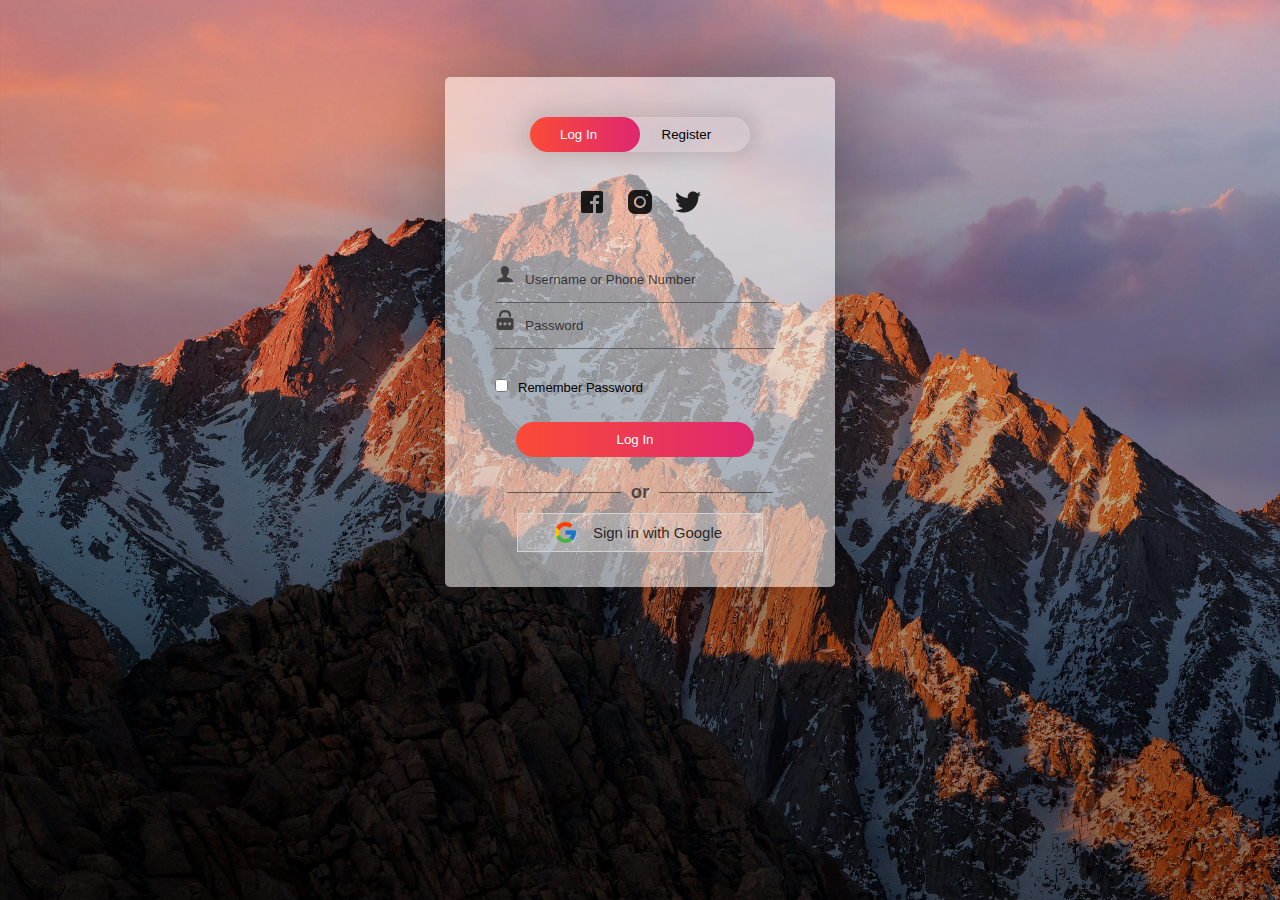
<file: login.html>
<!DOCTYPE html>
<html>
<head>
	<link rel="shortcut icon" type="png" href="images/icon/favicon.png">
	<title>Login SignUp</title>
	<link rel="stylesheet" type="text/css" href="loginStyle.css">
	<script src="https://ajax.googleapis.com/ajax/libs/jquery/3.4.1/jquery.min.js"></script>

  <!-- It will redirect to the Home Page after submitting the form -->
  <script>
  $(document).ready(function(){
    $("form").submit(function(){
      alert("Great Job !");
    });
  });
  </script>
</head>
<body>
		<div class="form-box">
			<div class="button-box">
				<div id="btn"></div>
				<button type="button" class="toggle-btn" id="log" onclick="login()" style="color: #fff;">Log In</button>
				<button type="button" class="toggle-btn" id="reg" onclick="register()">Register</button>
			</div>
			<div class="social-icons">
				<img src="images/icon/fb2.png">
				<img src="images/icon/insta2.png">
				<img src="images/icon/tt2.png">
			</div>
			
			<!-- Login Form -->
			<form id="login" class="input-group" action="index.html">
				<div class="inp">
					<img src="images/icon/user.png"><input type="text" id="email" class="input-field" placeholder="Username or Phone Number" style="width: 88%; border:none;" required="required">
				</div>
				<div class="inp">
					<img src="images/icon/password.png"><input type="password" id="password" class="input-field" placeholder="Password" style="width: 88%; border: none;" required="required">
				</div>
				<input type="checkbox" class="check-box">Remember Password
				<button type="submit" class="submit-btn">Log In</button>
			</form>


			<div class="other" id="other">
				<div class="instead">
					<h3>or</h3>
				</div>
				<button class="connect" onclick="google()">
					<img src="images/icon/google.png"><span>Sign in with Google</span>
				</button>
			</div>
			
			<!-- Registration Form -->
			<form id="register" class="input-group">
				<input type="text" class="input-field" placeholder="Full Name" required="required">
				<input type="email" class="input-field" placeholder="Email Address" required="required">
				<input type="password" class="input-field" placeholder="Create Password" name="psame" required="required">
				<input type="password" class="input-field" placeholder="Confirm Password" name="psame" required="required">
				<input type="checkbox" class="check-box" id="chkAgree" onclick="goFurther()">I agree to the Terms & Conditions
				<button type="submit" id="btnSubmit" class="submit-btn reg-btn">Register</button>
			</form>
		</div>
		<script type="text/javascript" src="script.js"></script>
</body>
</html>
</file>
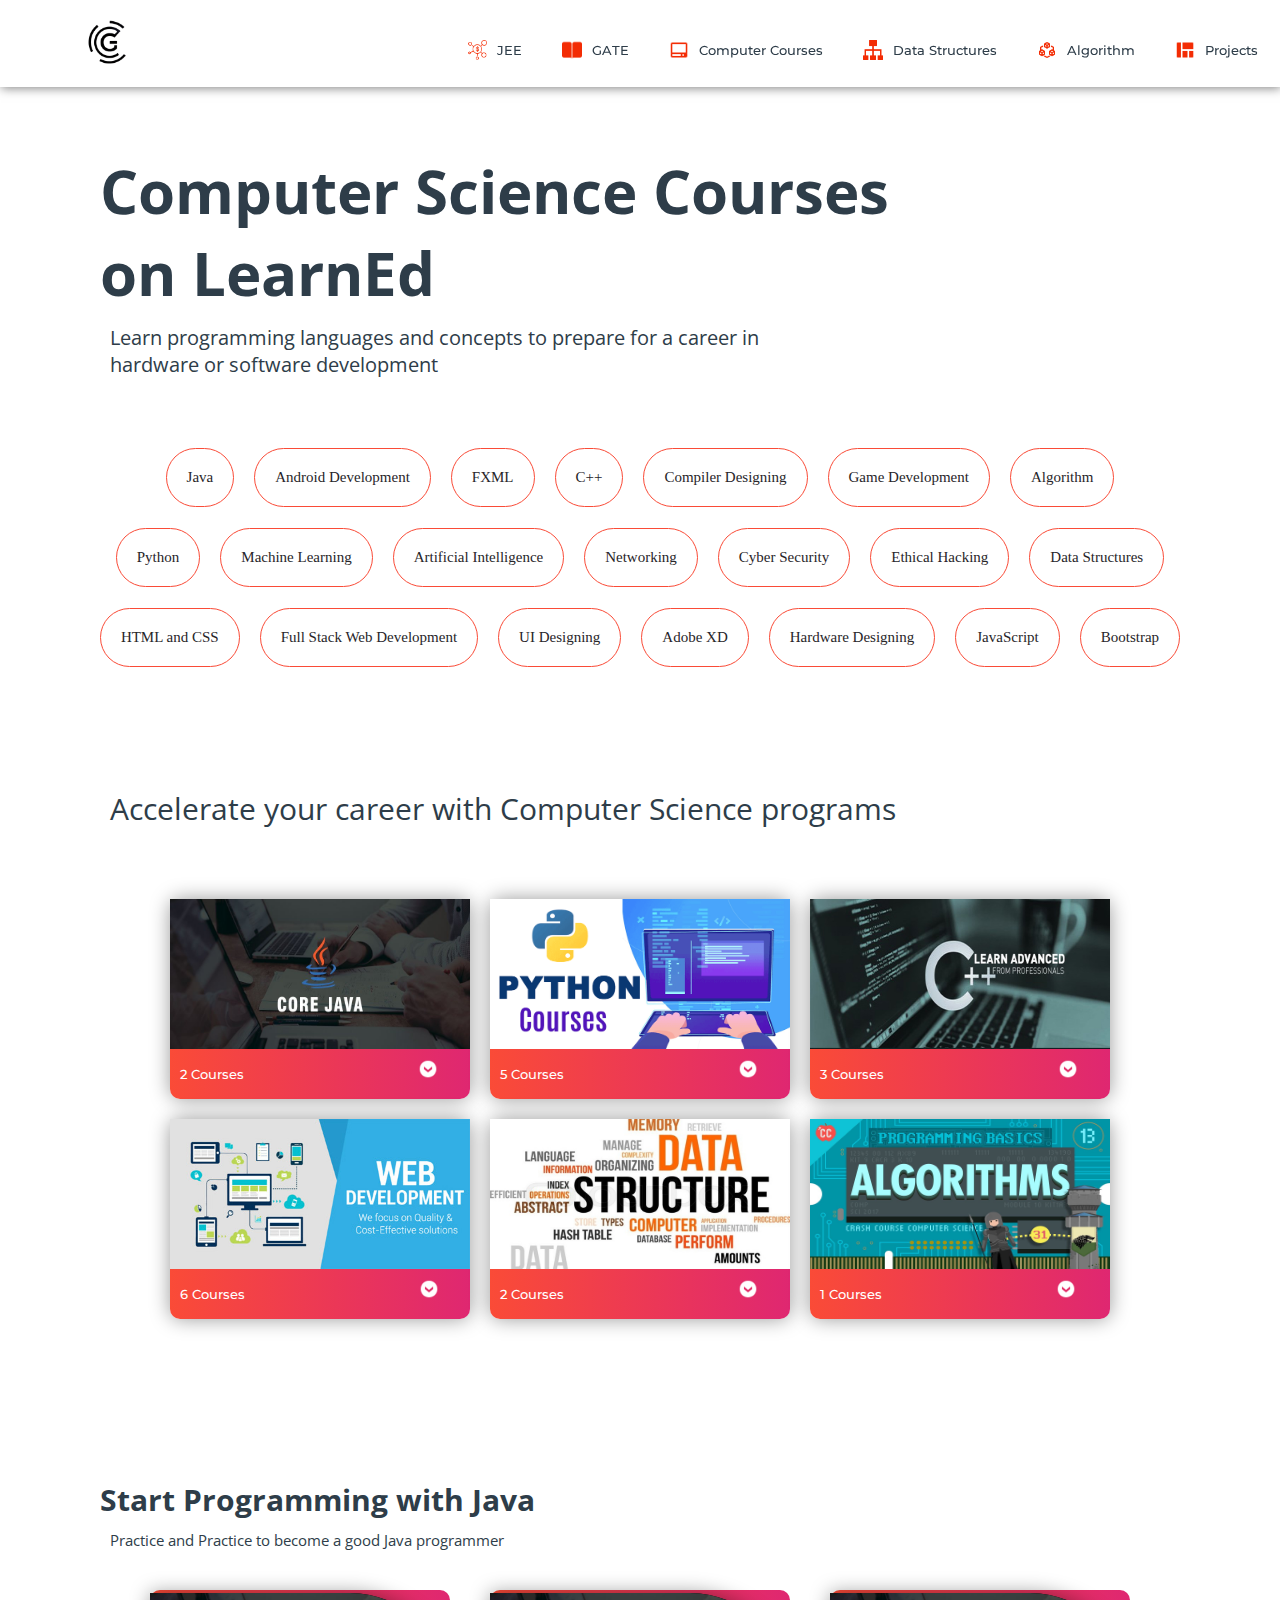
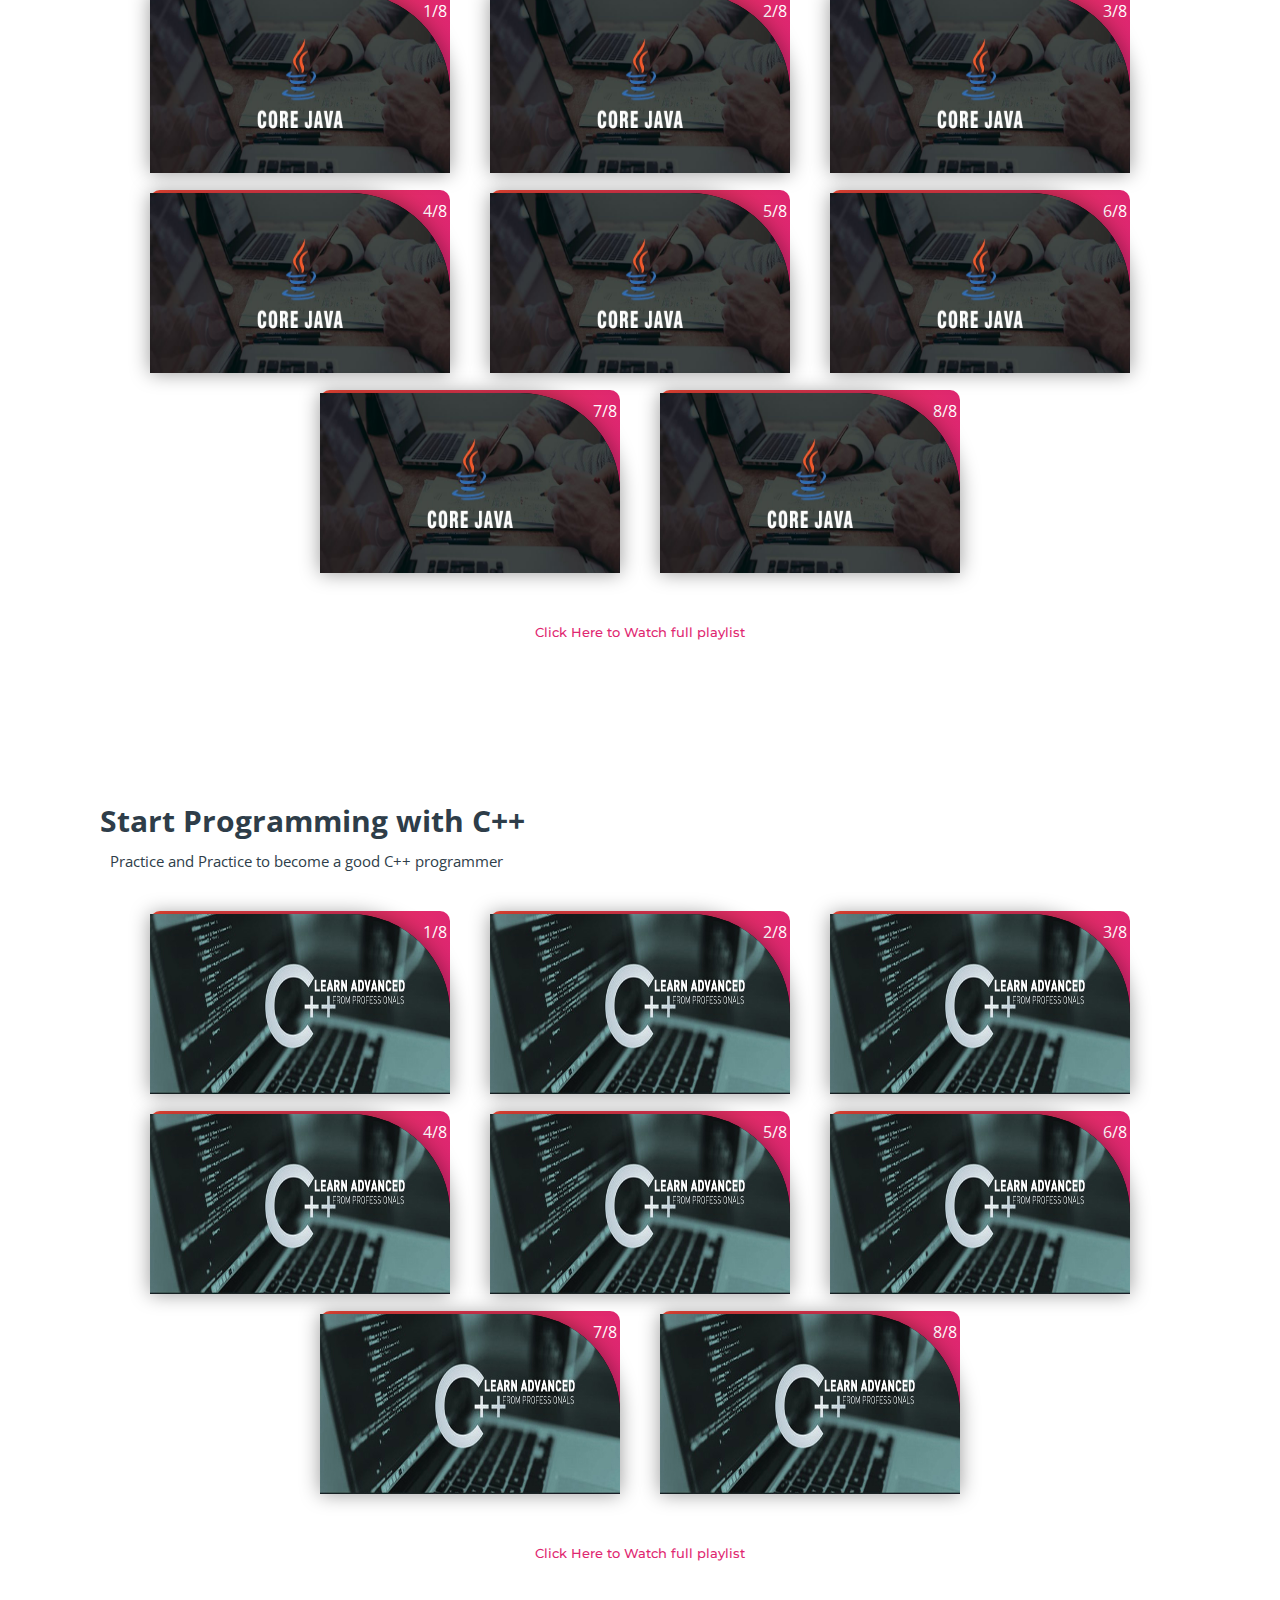
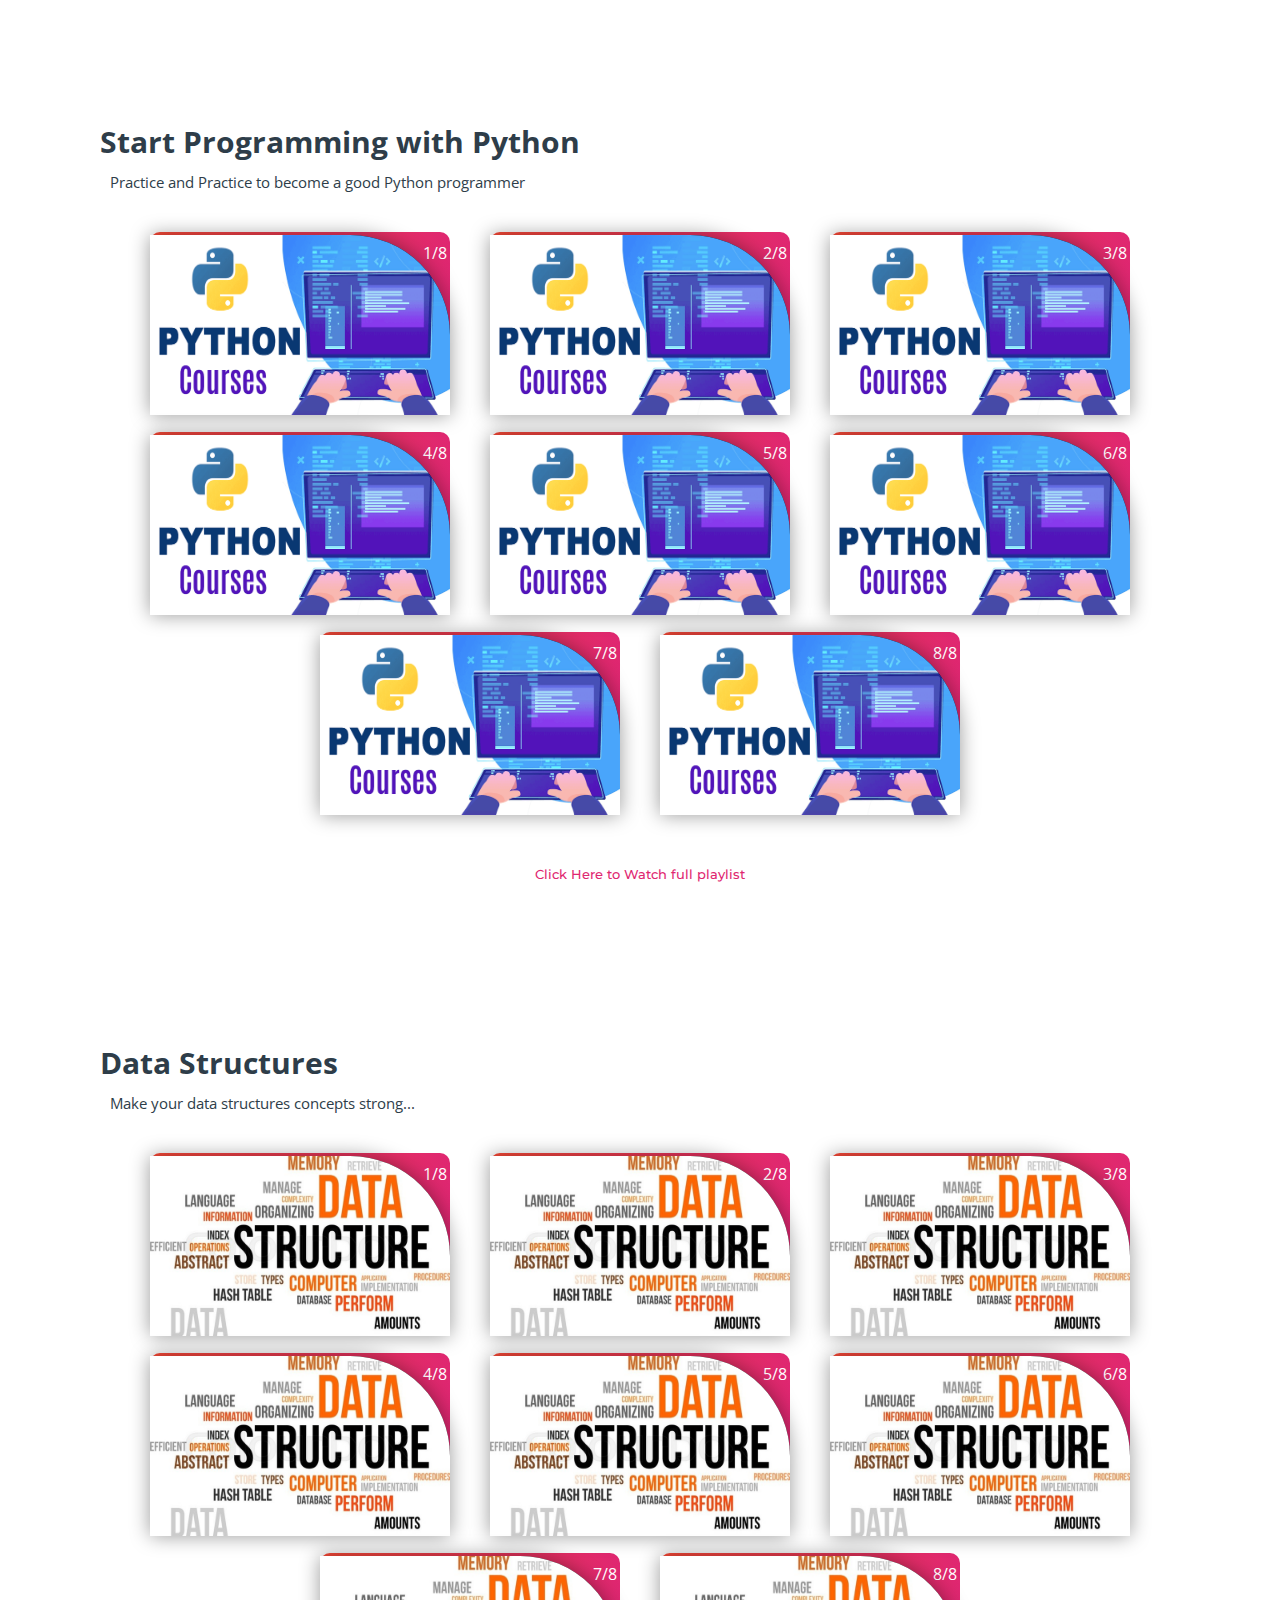
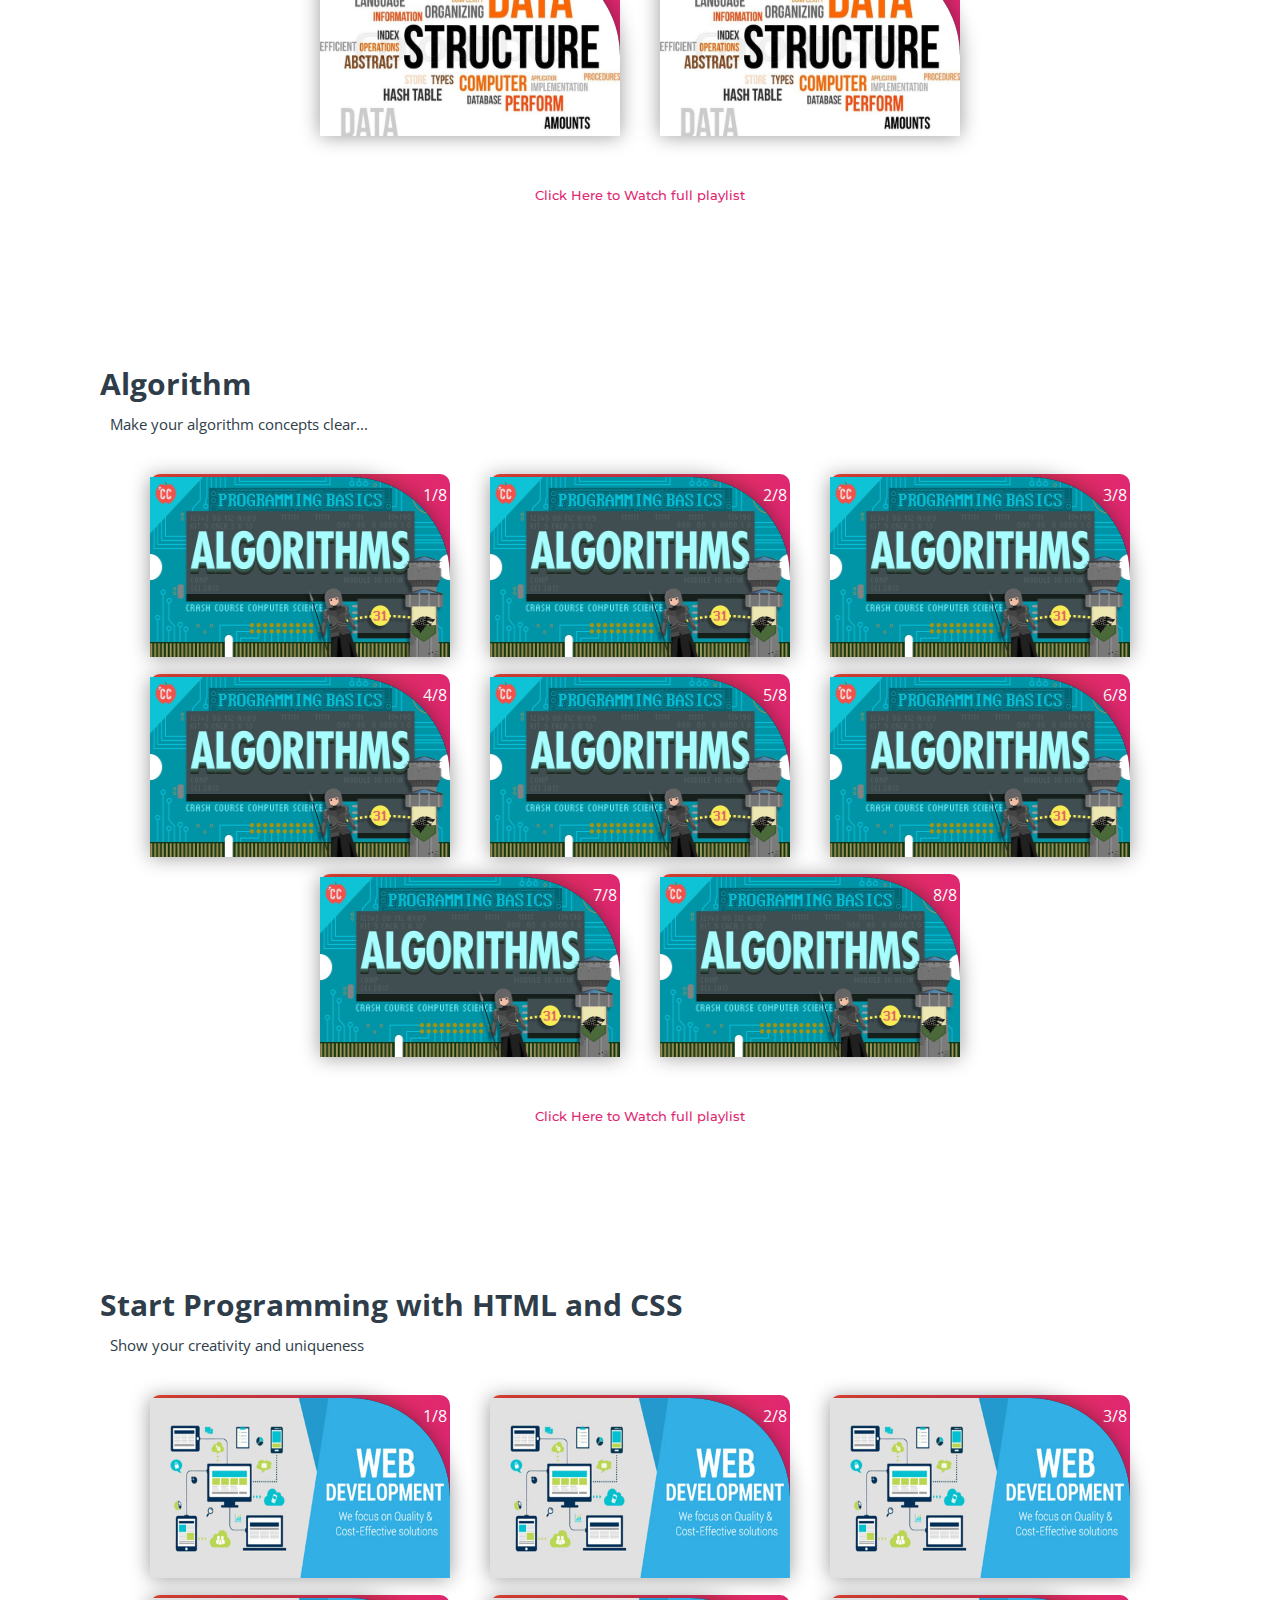
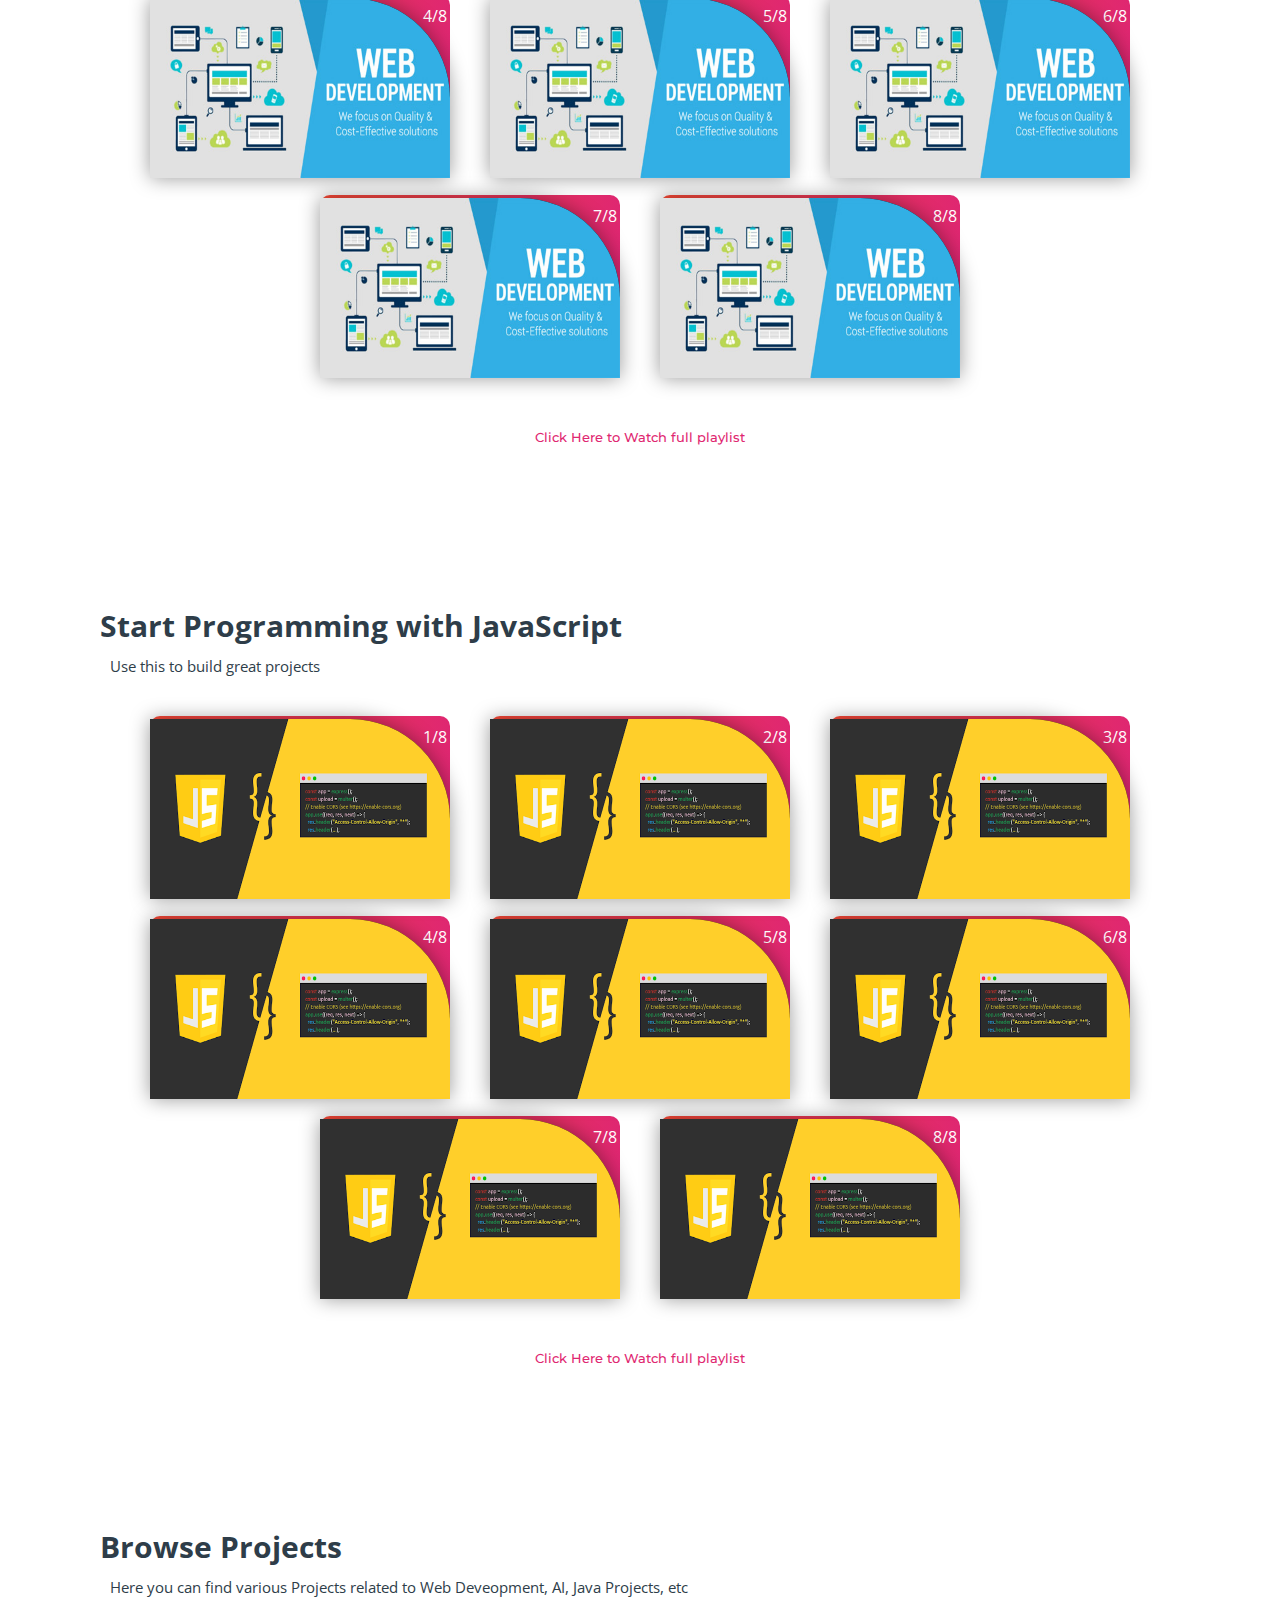
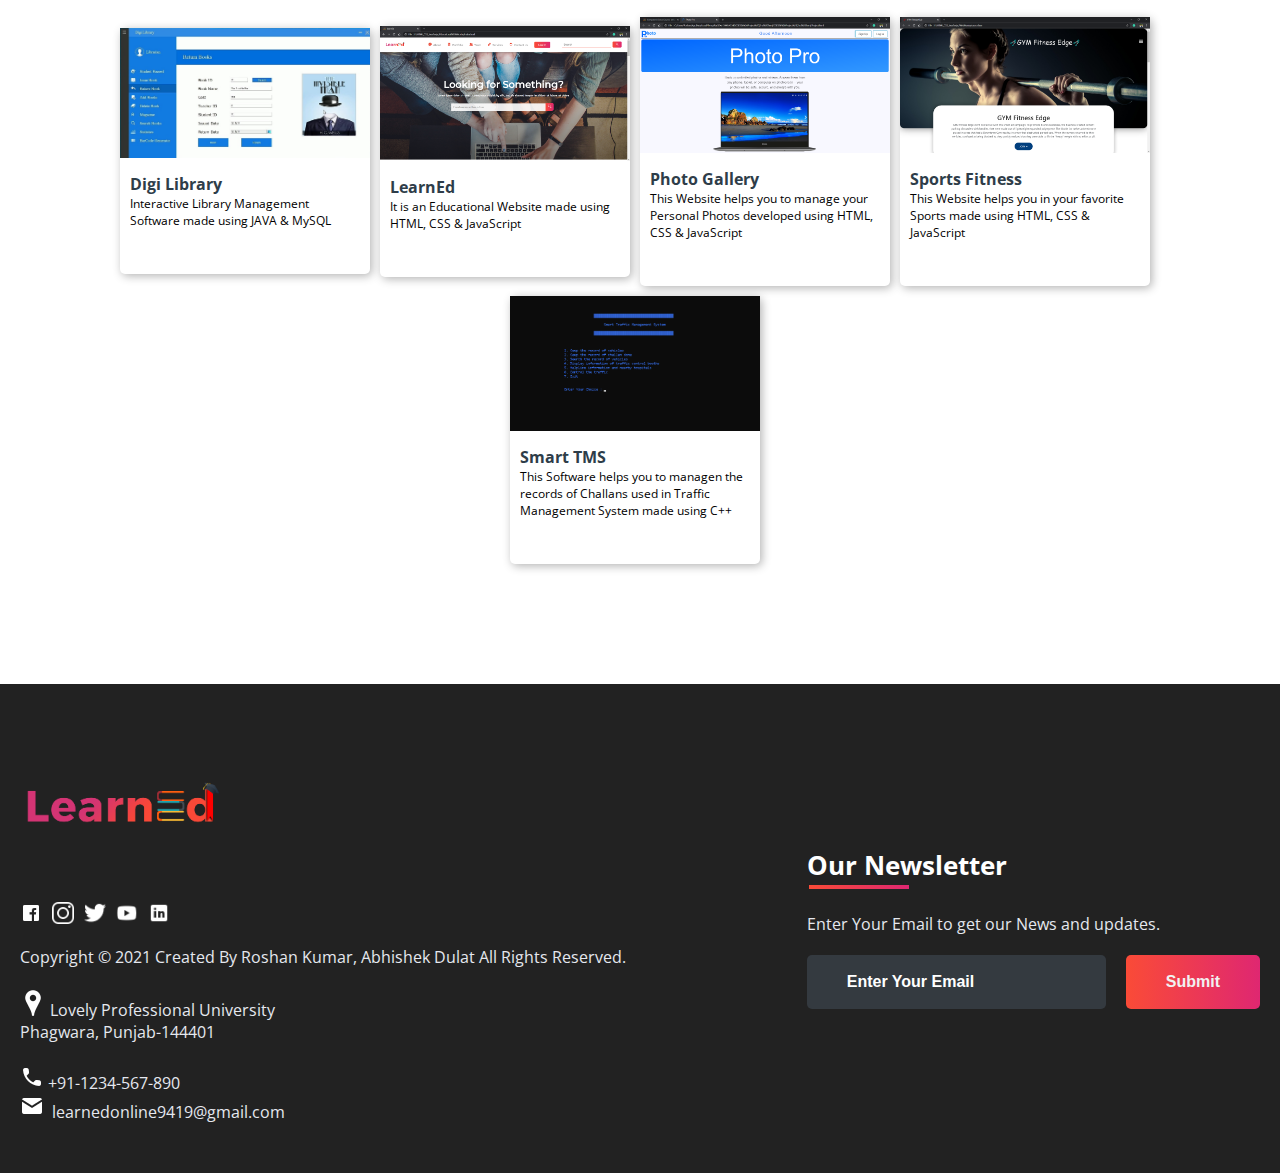
<file: subjects/computer_courses.html>
<!DOCTYPE html>
<html>
<head>
	<link rel="shortcut icon" type="png" href="../images/icon/favicon.png">
	<title>Computer Science Courses on LearnEd</title>
	<link rel="stylesheet" type="text/css" href="subjects.css">
	<script type="text/javascript" src="../script.js"></script>
</head>
<body>
	
<!-- NAVIGATION -->
	<header>
		<div class="nav" id="nav">
			<div id="learned-logo">
			<a href="../index.html"><img src="../images/icon/logo1.png" style="width: 5rem;height: 5rem; margin-left: 4rem;"></a></div>
			<div class="switch-tab" id="switch-tab" onclick="switchTAB()"><img src="../images/icon/menu.png"></div>
			<ul id="list-switch">
				<li><a href="jee.html"><img src="../images/courses/d1.png" class="icon">JEE</a></li>
				<li><a href="gate.html"><img src="../images/courses/paper.png" class="icon">GATE</a></li>
				<li><a href="#"><img src="../images/courses/computer.png" class="icon">Computer Courses</a></li>
				<li><a href="#data"><img src="../images/courses/data.png" class="icon">Data Structures</a></li>
				<li><a href="#algo"><img src="../images/courses/algo.png" class="icon">Algorithm</a></li>
				<li><a href="#projects"><img src="../images/courses/projects.png" class="icon">Projects</a></li>
			</ul>
			<div class="search" id="search-switch">
				<input type="search" placeholder="Search" class="srch"><button id="srchbtn"><img src="../images/icon/search.png"></button>
			</div>
		</div>
	</header>
	

<!-- MAIN Heading of Page -->
	<div class="title">
		<span>Computer Science Courses<br>on LearnEd</span>
		<div class="shortdesc">
			<p>Learn programming languages and concepts to prepare for a career in<br>hardware or software development</p>
		</div>
	</div>


<!-- Some KeyWords related to Topic -->
	<div class="course">
		<div class="cbox">
		<div class="det"><a href="#java">Java</a></div>
		<div class="det"><a href="https://developer.android.com/">Android Development</a></div>
		<div class="det"><a href="https://docs.oracle.com/javafx/2/get_started/fxml_tutorial.htm">FXML</a></div>
		<div class="det"><a href="#c++">C++</a></div>
		<div class="det"><a href="https://www.geeksforgeeks.org/introduction-of-compiler-design/">Compiler Designing</a></div>
		<div class="det"><a href="https://www.coursera.org/specializations/game-design-and-development">Game Development</a></div>
		<div class="det"><a href="#algo">Algorithm</a></div>
		</div>
		<div class="cbox">
		<div class="det"><a href="#python">Python</a></div>
		<div class="det"><a href="https://www.coursera.org/learn/machine-learning">Machine Learning</a></div>
		<div class="det"><a href="https://en.wikipedia.org/wiki/Artificial_intelligence">Artificial Intelligence</a></div>
		<div class="det"><a href="https://en.wikipedia.org/wiki/Network">Networking</a></div>
		<div class="det"><a href="https://www.kaspersky.co.in/resource-center/definitions/what-is-cyber-security">Cyber Security</a></div>
		<div class="det"><a href="https://www.eccouncil.org/ethical-hacking/">Ethical Hacking</a></div>
		<div class="det"><a href="#data">Data Structures</a></div>
		</div>
		<div class="cbox">
		<div class="det"><a href="#html_css">HTML and CSS</a></div>
		<div class="det"><a href="https://www.udacity.com/course/full-stack-web-developer-nanodegree--nd0044">Full Stack Web Development</a></div>
		<div class="det"><a href="https://uxplanet.org/what-is-ui-vs-ux-design-and-the-difference-d9113f6612de?gi=6d9d13f4cc95">UI Designing</a></div>
		<div class="det"><a href="https://www.adobe.com/in/products/xd.html">Adobe XD</a></div>
		<div class="det"><a href="https://www.sciencedirect.com/topics/computer-science/hardware-design">Hardware Designing</a></div>
		<div class="det"><a href="#javascript">JavaScript</a></div>
		<div class="det"><a href="#html_css">Bootstrap</a></div>
		</div>
	</div>


<!-- Courses Available -->
	<div class="inbt">
		Accelerate your career with Computer Science programs
	</div>

	<div class="ccard">
	<center>
		<div class="ccardbox">
			<div class="dcard">
				<div class="fpart"><img src="../images/courses/java-course.jpg"></div>
				<a href="#java"><div class="spart">2 Courses <img src="../images/icon/dropdown.png"></div></a>
			</div>
			<div class="dcard">
				<div class="fpart"><img src="../images/courses/python-course.png"></div>
				<a href="#python"><div class="spart">5 Courses <img src="../images/icon/dropdown.png"></div></a>
			</div>
			<div class="dcard">
				<div class="fpart"><img src="../images/courses/c-course.jpg"></div>
				<a href="#c++"><div class="spart">3 Courses <img src="../images/icon/dropdown.png"></div></a>
			</div>
		</div>
		<div class="ccardbox">
			<div class="dcard">
				<div class="fpart"><img src="../images/courses/web-course.jpg"></div>
				<a href="#html_css"><div class="spart">6 Courses <img src="../images/icon/dropdown.png"></div></a>
			</div>
			<div class="dcard">
				<div class="fpart"><img src="../images/courses/data-course.jpg"></div>
				<a href="#data"><div class="spart">2 Courses <img src="../images/icon/dropdown.png"></div></a>
			</div>
			<div class="dcard">
				<div class="fpart"><img src="../images/courses/algo-course.jpg"></div>
				<a href="#algo"><div class="spart">1 Courses <img src="../images/icon/dropdown.png"></div></a>
			</div>
		</div>
	</center>
	</div>


<!-- Videos on JAVA Lectures -->
	<div class="title2" id="java">
		<span>Start Programming with Java</span>
		<div class="shortdesc2">
			<p>Practice and Practice to become a good Java programmer</p>
		</div>
	</div>
	
	<center>
		<div class="ccardbox2">
			<div class="dcard2"><span class="tag" >1/8</span>
				<div class="fpart2">
					<img src="../images/courses/java-course.jpg">
					<iframe src="https://www.youtube.com/embed/IsLyduxZ9sc" frameborder="0" allow="accelerometer; autoplay; encrypted-media; gyroscope; picture-in-picture" allowfullscreen></iframe>
				</div>
			</div>
			<div class="dcard2"><span class="tag" >2/8</span>
				<div class="fpart2">
					<img src="../images/courses/java-course.jpg">
					<iframe src="https://www.youtube.com/embed/U_vuESBFEpE" frameborder="0" allow="accelerometer; autoplay; encrypted-media; gyroscope; picture-in-picture" allowfullscreen></iframe>
				</div>
			</div>
			<div class="dcard2"><span class="tag" >3/8</span>
				<div class="fpart2">
					<img src="../images/courses/java-course.jpg">
					<iframe src="https://www.youtube.com/embed/7i8vbPA37y0" frameborder="0" allow="accelerometer; autoplay; encrypted-media; gyroscope; picture-in-picture" allowfullscreen></iframe>
				</div>
			</div>
			<div class="dcard2"><span class="tag" >4/8</span>
				<div class="fpart2">
					<img src="../images/courses/java-course.jpg">
					<iframe src="https://www.youtube.com/embed/FB47F-QIk3k" frameborder="0" allow="accelerometer; autoplay; encrypted-media; gyroscope; picture-in-picture" allowfullscreen></iframe>
				</div>
			</div>
			<div class="dcard2"><span class="tag" >5/8</span>
				<div class="fpart2">
					<img src="../images/courses/java-course.jpg">
					<iframe src="https://www.youtube.com/embed/8qyVcHJ1Et4" frameborder="0" allow="accelerometer; autoplay; encrypted-media; gyroscope; picture-in-picture" allowfullscreen></iframe>
				</div>
			</div>
			<div class="dcard2"><span class="tag" >6/8</span>
				<div class="fpart2">
					<img src="../images/courses/java-course.jpg">
					<iframe src="https://www.youtube.com/embed/N53Vf8HGd-0" frameborder="0" allow="accelerometer; autoplay; encrypted-media; gyroscope; picture-in-picture" allowfullscreen></iframe>
				</div>
			</div>
			<div class="dcard2"><span class="tag" >7/8</span>
				<div class="fpart2">
					<img src="../images/courses/java-course.jpg">
					<iframe src="https://www.youtube.com/embed/slz2Vc904Qg" frameborder="0" allow="accelerometer; autoplay; encrypted-media; gyroscope; picture-in-picture" allowfullscreen></iframe>
				</div>
			</div>
			<div class="dcard2"><span class="tag" >8/8</span>
				<div class="fpart2">
					<img src="../images/courses/java-course.jpg">
					<iframe src="https://www.youtube.com/embed/Q0NVRQP1Z5g" frameborder="0" allow="accelerometer; autoplay; encrypted-media; gyroscope; picture-in-picture" allowfullscreen></iframe>
				</div>
			</div>
		</div>
	</center>
	<br><br>
	<div class="click-me">
		<a href="https://www.youtube.com/watch?v=IsLyduxZ9sc&list=PLX9Zi6XTqOKQ7TdRz0QynGIKuMV9Q2H8E" target="_blank">Click Here to Watch full playlist</a>
	</div>

<!-- Videos on C++ Lectures -->

	<div class="title2" id="c++">
		<span>Start Programming with C++</span>
		<div class="shortdesc2">
			<p>Practice and Practice to become a good C++ programmer</p>
		</div>
	</div>
	<center>
		<div class="ccardbox2">
			<div class="dcard2"><span class="tag" >1/8</span>
				<div class="fpart2"><img src="../images/courses/c-course.jpg">
					<iframe src="https://www.youtube.com/embed/Iuo9PpGE04Y" frameborder="0" allow="accelerometer; autoplay; encrypted-media; gyroscope; picture-in-picture" allowfullscreen></iframe>
				</div>
			</div>
			<div class="dcard2"><span class="tag" >2/8</span>
				<div class="fpart2"><img src="../images/courses/c-course.jpg">
					<iframe src="https://www.youtube.com/embed/52dHKRD7cdg" frameborder="0" allow="accelerometer; autoplay; encrypted-media; gyroscope; picture-in-picture" allowfullscreen></iframe>
				</div>
			</div>
			<div class="dcard2"><span class="tag" >3/8</span>
				<div class="fpart2"><img src="../images/courses/c-course.jpg">
					<iframe src="https://www.youtube.com/embed/Iuo9PpGE04Y" frameborder="0" allow="accelerometer; autoplay; encrypted-media; gyroscope; picture-in-picture" allowfullscreen></iframe>
				</div>
			</div>
			<div class="dcard2"><span class="tag" >4/8</span>
				<div class="fpart2"><img src="../images/courses/c-course.jpg">
					<iframe src="https://www.youtube.com/embed/Iuo9PpGE04Y" frameborder="0" allow="accelerometer; autoplay; encrypted-media; gyroscope; picture-in-picture" allowfullscreen></iframe>
				</div>
			</div>
		
			<div class="dcard2"><span class="tag" >5/8</span>
				<div class="fpart2"><img src="../images/courses/c-course.jpg">
					<iframe src="https://www.youtube.com/embed/Iuo9PpGE04Y" frameborder="0" allow="accelerometer; autoplay; encrypted-media; gyroscope; picture-in-picture" allowfullscreen></iframe>
				</div>
			</div>
			<div class="dcard2"><span class="tag" >6/8</span>
				<div class="fpart2"><img src="../images/courses/c-course.jpg">
					<iframe src="https://www.youtube.com/embed/Iuo9PpGE04Y" frameborder="0" allow="accelerometer; autoplay; encrypted-media; gyroscope; picture-in-picture" allowfullscreen></iframe>
				</div>
			</div>
			<div class="dcard2"><span class="tag" >7/8</span>
				<div class="fpart2"><img src="../images/courses/c-course.jpg">
					<iframe src="https://www.youtube.com/embed/Iuo9PpGE04Y" frameborder="0" allow="accelerometer; autoplay; encrypted-media; gyroscope; picture-in-picture" allowfullscreen></iframe>
				</div>
			</div>
			<div class="dcard2"><span class="tag" >8/8</span>
				<div class="fpart2"><img src="../images/courses/c-course.jpg">
					<iframe src="https://www.youtube.com/embed/Iuo9PpGE04Y" frameborder="0" allow="accelerometer; autoplay; encrypted-media; gyroscope; picture-in-picture" allowfullscreen></iframe>
				</div>
			</div>
		</div>
	</center>
<br><br>
	<div class="click-me">
		<a href="https://www.youtube.com/watch?v=Iuo9PpGE04Y&feature=youtu.be" target="_blank">Click Here to Watch full playlist</a>
	</div>

<!-- Videos on PYTHON Lectures -->

	<div class="title2" id="python">
		<span>Start Programming with Python</span>
		<div class="shortdesc2">
			<p>Practice and Practice to become a good Python programmer</p>
		</div>
	</div>
	<center>
		<div class="ccardbox2">
			<div class="dcard2"><span class="tag" >1/8</span>
				<div class="fpart2"><img src="../images/courses/python-course.png">
					<iframe src="https://www.youtube.com/embed/QXeEoD0pB3E" frameborder="0" allow="accelerometer; autoplay; encrypted-media; gyroscope; picture-in-picture" allowfullscreen></iframe>
				</div>
			</div>
			<div class="dcard2"><span class="tag" >2/8</span>
				<div class="fpart2"><img src="../images/courses/python-course.png">
					<iframe src="https://www.youtube.com/embed/QXeEoD0pB3E" frameborder="0" allow="accelerometer; autoplay; encrypted-media; gyroscope; picture-in-picture" allowfullscreen></iframe>
				</div>
			</div>
			<div class="dcard2"><span class="tag" >3/8</span>
				<div class="fpart2"><img src="../images/courses/python-course.png">
					<iframe src="https://www.youtube.com/embed/QXeEoD0pB3E" frameborder="0" allow="accelerometer; autoplay; encrypted-media; gyroscope; picture-in-picture" allowfullscreen></iframe>
				</div>
			</div>
			<div class="dcard2"><span class="tag" >4/8</span>
				<div class="fpart2"><img src="../images/courses/python-course.png">
					<iframe src="https://www.youtube.com/embed/QXeEoD0pB3E" frameborder="0" allow="accelerometer; autoplay; encrypted-media; gyroscope; picture-in-picture" allowfullscreen></iframe>
				</div>
			</div>
		
			<div class="dcard2"><span class="tag" >5/8</span>
				<div class="fpart2"><img src="../images/courses/python-course.png">
					<iframe src="https://www.youtube.com/embed/QXeEoD0pB3E" frameborder="0" allow="accelerometer; autoplay; encrypted-media; gyroscope; picture-in-picture" allowfullscreen></iframe>
				</div>
			</div>
			<div class="dcard2"><span class="tag" >6/8</span>
				<div class="fpart2"><img src="../images/courses/python-course.png">
					<iframe src="https://www.youtube.com/embed/QXeEoD0pB3E" frameborder="0" allow="accelerometer; autoplay; encrypted-media; gyroscope; picture-in-picture" allowfullscreen></iframe>
				</div>
			</div>
			<div class="dcard2"><span class="tag" >7/8</span>
				<div class="fpart2"><img src="../images/courses/python-course.png">
					<iframe src="https://www.youtube.com/embed/QXeEoD0pB3E" frameborder="0" allow="accelerometer; autoplay; encrypted-media; gyroscope; picture-in-picture" allowfullscreen></iframe>
				</div>
			</div>
			<div class="dcard2"><span class="tag" >8/8</span>
				<div class="fpart2"><img src="../images/courses/python-course.png">
					<iframe src="https://www.youtube.com/embed/QXeEoD0pB3E" frameborder="0" allow="accelerometer; autoplay; encrypted-media; gyroscope; picture-in-picture" allowfullscreen></iframe>
				</div>
			</div>
		</div>
	</center>

<br><br>
	<div class="click-me">
		<a href="https://youtu.be/QXeEoD0pB3E" target="_blank">Click Here to Watch full playlist</a>
	</div>
<!-- Videos on DATA STRUCTURES Lectures -->

	<div class="title2" id="data">
		<span>Data Structures</span>
		<div class="shortdesc2">
			<p>Make your data structures concepts strong...</p>
		</div>
	</div>
	<center>
		<div class="ccardbox2">
			<div class="dcard2"><span class="tag" >1/8</span>
				<div class="fpart2"><img src="../images/courses/data-course.jpg">
					<iframe src="https://www.youtube.com/embed/Db9ZYbJONHc" frameborder="0" allow="accelerometer; autoplay; encrypted-media; gyroscope; picture-in-picture" allowfullscreen></iframe>
				</div>
			</div>
			<div class="dcard2"><span class="tag" >2/8</span>
				<div class="fpart2"><img src="../images/courses/data-course.jpg">
					<iframe src="https://www.youtube.com/embed/Db9ZYbJONHc" frameborder="0" allow="accelerometer; autoplay; encrypted-media; gyroscope; picture-in-picture" allowfullscreen></iframe>
				</div>
			</div>
			<div class="dcard2"><span class="tag" >3/8</span>
				<div class="fpart2"><img src="../images/courses/data-course.jpg">
					<iframe src="https://www.youtube.com/embed/Db9ZYbJONHc" frameborder="0" allow="accelerometer; autoplay; encrypted-media; gyroscope; picture-in-picture" allowfullscreen></iframe>
				</div>
			</div>
			<div class="dcard2"><span class="tag" >4/8</span>
				<div class="fpart2"><img src="../images/courses/data-course.jpg">
					<iframe src="https://www.youtube.com/embed/Db9ZYbJONHc" frameborder="0" allow="accelerometer; autoplay; encrypted-media; gyroscope; picture-in-picture" allowfullscreen></iframe>
				</div>
			</div>
		
			<div class="dcard2"><span class="tag" >5/8</span>
				<div class="fpart2"><img src="../images/courses/data-course.jpg">
					<iframe src="https://www.youtube.com/embed/Db9ZYbJONHc" frameborder="0" allow="accelerometer; autoplay; encrypted-media; gyroscope; picture-in-picture" allowfullscreen></iframe>
				</div>
			</div>
			<div class="dcard2"><span class="tag" >6/8</span>
				<div class="fpart2"><img src="../images/courses/data-course.jpg">
					<iframe src="https://www.youtube.com/embed/Db9ZYbJONHc" frameborder="0" allow="accelerometer; autoplay; encrypted-media; gyroscope; picture-in-picture" allowfullscreen></iframe>
				</div>
			</div>
			<div class="dcard2"><span class="tag" >7/8</span>
				<div class="fpart2"><img src="../images/courses/data-course.jpg">
					<iframe src="https://www.youtube.com/embed/Db9ZYbJONHc" frameborder="0" allow="accelerometer; autoplay; encrypted-media; gyroscope; picture-in-picture" allowfullscreen></iframe>
				</div>
			</div>
			<div class="dcard2"><span class="tag" >8/8</span>
				<div class="fpart2"><img src="../images/courses/data-course.jpg">
					<iframe src="https://www.youtube.com/embed/Db9ZYbJONHc" frameborder="0" allow="accelerometer; autoplay; encrypted-media; gyroscope; picture-in-picture" allowfullscreen></iframe>
				</div>
			</div>
		</div>
	</center>
<br><br>
	<div class="click-me">
		<a href="https://www.youtube.com/watch?v=Db9ZYbJONHc" target="_blank">Click Here to Watch full playlist</a>
	</div>

<!-- Videos on ALGORITHM Lectures -->

	<div class="title2" id="algo">
		<span>Algorithm</span>
		<div class="shortdesc2">
			<p>Make your algorithm concepts clear...</p>
		</div>
	</div>
	<center>
		<div class="ccardbox2">
			<div class="dcard2"><span class="tag" >1/8</span>
				<div class="fpart2"><img src="../images/courses/algo-course.jpg">
					<iframe src="https://www.youtube.com/embed/0IAPZzGSbME" frameborder="0" allow="accelerometer; autoplay; encrypted-media; gyroscope; picture-in-picture" allowfullscreen></iframe>
				</div>
			</div>
			<div class="dcard2"><span class="tag" >2/8</span>
				<div class="fpart2"><img src="../images/courses/algo-course.jpg">
					<iframe src="https://www.youtube.com/embed/0IAPZzGSbME" frameborder="0" allow="accelerometer; autoplay; encrypted-media; gyroscope; picture-in-picture" allowfullscreen></iframe>
				</div>
			</div>
			<div class="dcard2"><span class="tag" >3/8</span>
				<div class="fpart2"><img src="../images/courses/algo-course.jpg">
					<iframe src="https://www.youtube.com/embed/0IAPZzGSbME" frameborder="0" allow="accelerometer; autoplay; encrypted-media; gyroscope; picture-in-picture" allowfullscreen></iframe>
				</div>
			</div>
			<div class="dcard2"><span class="tag" >4/8</span>
				<div class="fpart2"><img src="../images/courses/algo-course.jpg">
					<iframe src="https://www.youtube.com/embed/0IAPZzGSbME" frameborder="0" allow="accelerometer; autoplay; encrypted-media; gyroscope; picture-in-picture" allowfullscreen></iframe>
				</div>
			</div>
		
			<div class="dcard2"><span class="tag" >5/8</span>
				<div class="fpart2"><img src="../images/courses/algo-course.jpg">
					<iframe src="https://www.youtube.com/embed/0IAPZzGSbME" frameborder="0" allow="accelerometer; autoplay; encrypted-media; gyroscope; picture-in-picture" allowfullscreen></iframe>
				</div>
			</div>
			<div class="dcard2"><span class="tag" >6/8</span>
				<div class="fpart2"><img src="../images/courses/algo-course.jpg">
					<iframe src="https://www.youtube.com/embed/0IAPZzGSbME" frameborder="0" allow="accelerometer; autoplay; encrypted-media; gyroscope; picture-in-picture" allowfullscreen></iframe>
				</div>
			</div>
			<div class="dcard2"><span class="tag" >7/8</span>
				<div class="fpart2"><img src="../images/courses/algo-course.jpg">
					<iframe src="https://www.youtube.com/embed/0IAPZzGSbME" frameborder="0" allow="accelerometer; autoplay; encrypted-media; gyroscope; picture-in-picture" allowfullscreen></iframe>
				</div>
			</div>
			<div class="dcard2"><span class="tag" >8/8</span>
				<div class="fpart2"><img src="../images/courses/algo-course.jpg">
					<iframe src="https://www.youtube.com/embed/0IAPZzGSbME" frameborder="0" allow="accelerometer; autoplay; encrypted-media; gyroscope; picture-in-picture" allowfullscreen></iframe>
				</div>
			</div>
		</div>
	</center>
<br><br>
	<div class="click-me">
		<a href="https://www.youtube.com/watch?v=0IAPZzGSbME" target="_blank">Click Here to Watch full playlist</a>
	</div>

<!-- Videos on HTML and CSS Lectures -->

	<div class="title2" id="html_css">
		<span>Start Programming with HTML and CSS</span>
		<div class="shortdesc2">
			<p>Show your creativity and uniqueness</p>
		</div>
	</div>
	<center>
		<div class="ccardbox2">
			<div class="dcard2"><span class="tag" >1/8</span>
				<div class="fpart2"><img src="../images/courses/web-course.jpg">
					<iframe src="https://www.youtube.com/embed/TKYsuU86-DQ" frameborder="0" allow="accelerometer; autoplay; encrypted-media; gyroscope; picture-in-picture" allowfullscreen></iframe>
				</div>
			</div>
			<div class="dcard2"><span class="tag" >2/8</span>
				<div class="fpart2"><img src="../images/courses/web-course.jpg">
					<iframe src="https://www.youtube.com/embed/TKYsuU86-DQ" frameborder="0" allow="accelerometer; autoplay; encrypted-media; gyroscope; picture-in-picture" allowfullscreen></iframe>
				</div>
			</div>
			<div class="dcard2"><span class="tag" >3/8</span>
				<div class="fpart2"><img src="../images/courses/web-course.jpg">
					<iframe src="https://www.youtube.com/embed/TKYsuU86-DQ" frameborder="0" allow="accelerometer; autoplay; encrypted-media; gyroscope; picture-in-picture" allowfullscreen></iframe>
				</div>
			</div>
			<div class="dcard2"><span class="tag" >4/8</span>
				<div class="fpart2"><img src="../images/courses/web-course.jpg">
					<iframe src="https://www.youtube.com/embed/TKYsuU86-DQ" frameborder="0" allow="accelerometer; autoplay; encrypted-media; gyroscope; picture-in-picture" allowfullscreen></iframe>
				</div>
			</div>
		
			<div class="dcard2"><span class="tag" >5/8</span>
				<div class="fpart2"><img src="../images/courses/web-course.jpg">
					<iframe src="https://www.youtube.com/embed/TKYsuU86-DQ" frameborder="0" allow="accelerometer; autoplay; encrypted-media; gyroscope; picture-in-picture" allowfullscreen></iframe>
				</div>
			</div>
			<div class="dcard2"><span class="tag" >6/8</span>
				<div class="fpart2"><img src="../images/courses/web-course.jpg">
					<iframe src="https://www.youtube.com/embed/TKYsuU86-DQ" frameborder="0" allow="accelerometer; autoplay; encrypted-media; gyroscope; picture-in-picture" allowfullscreen></iframe>
				</div>
			</div>
			<div class="dcard2"><span class="tag" >7/8</span>
				<div class="fpart2"><img src="../images/courses/web-course.jpg">
					<iframe src="https://www.youtube.com/embed/TKYsuU86-DQ" frameborder="0" allow="accelerometer; autoplay; encrypted-media; gyroscope; picture-in-picture" allowfullscreen></iframe>
				</div>
			</div>
			<div class="dcard2"><span class="tag" >8/8</span>
				<div class="fpart2"><img src="../images/courses/web-course.jpg">
					<iframe src="https://www.youtube.com/embed/TKYsuU86-DQ" frameborder="0" allow="accelerometer; autoplay; encrypted-media; gyroscope; picture-in-picture" allowfullscreen></iframe>
				</div>
			</div>
		</div>
	</center>

<br><br>
	<div class="click-me">
		<a href="https://www.youtube.com/watch?v=TKYsuU86-DQ" target="_blank">Click Here to Watch full playlist</a>
	</div>
<!-- Videos on JAVASCRIPT Lectures -->

	<div class="title2" id="javascript">
		<span>Start Programming with JavaScript</span>
		<div class="shortdesc2">
			<p>Use this to build great projects</p>
		</div>
	</div>
	<center>
		<div class="ccardbox2">
			<div class="dcard2"><span class="tag" >1/8</span>
				<div class="fpart2"><img src="../images/courses/javascript-course.jpg">
					<iframe src="https://www.youtube.com/embed/uDwSnnhl1Ng" frameborder="0" allow="accelerometer; autoplay; encrypted-media; gyroscope; picture-in-picture" allowfullscreen></iframe>
				</div>
			</div>
			<div class="dcard2"><span class="tag" >2/8</span>
				<div class="fpart2"><img src="../images/courses/javascript-course.jpg">
					<iframe src="https://www.youtube.com/embed/uDwSnnhl1Ng" frameborder="0" allow="accelerometer; autoplay; encrypted-media; gyroscope; picture-in-picture" allowfullscreen></iframe>
				</div>
			</div>
			<div class="dcard2"><span class="tag" >3/8</span>
				<div class="fpart2"><img src="../images/courses/javascript-course.jpg">
					<iframe src="https://www.youtube.com/embed/uDwSnnhl1Ng" frameborder="0" allow="accelerometer; autoplay; encrypted-media; gyroscope; picture-in-picture" allowfullscreen></iframe>
				</div>
			</div>
			<div class="dcard2"><span class="tag" >4/8</span>
				<div class="fpart2"><img src="../images/courses/javascript-course.jpg">
					<iframe src="https://www.youtube.com/embed/uDwSnnhl1Ng" frameborder="0" allow="accelerometer; autoplay; encrypted-media; gyroscope; picture-in-picture" allowfullscreen></iframe>
				</div>
			</div>
		
			<div class="dcard2"><span class="tag" >5/8</span>
				<div class="fpart2"><img src="../images/courses/javascript-course.jpg">
					<iframe src="https://www.youtube.com/embed/uDwSnnhl1Ng" frameborder="0" allow="accelerometer; autoplay; encrypted-media; gyroscope; picture-in-picture" allowfullscreen></iframe>
				</div>
			</div>
			<div class="dcard2"><span class="tag" >6/8</span>
				<div class="fpart2"><img src="../images/courses/javascript-course.jpg">
					<iframe src="https://www.youtube.com/embed/uDwSnnhl1Ng" frameborder="0" allow="accelerometer; autoplay; encrypted-media; gyroscope; picture-in-picture" allowfullscreen></iframe>
				</div>
			</div>
			<div class="dcard2"><span class="tag" >7/8</span>
				<div class="fpart2"><img src="../images/courses/javascript-course.jpg">
					<iframe src="https://www.youtube.com/embed/uDwSnnhl1Ng" frameborder="0" allow="accelerometer; autoplay; encrypted-media; gyroscope; picture-in-picture" allowfullscreen></iframe>
				</div>
			</div>
			<div class="dcard2"><span class="tag" >8/8</span>
				<div class="fpart2"><img src="../images/courses/javascript-course.jpg">
					<iframe src="https://www.youtube.com/embed/uDwSnnhl1Ng" frameborder="0" allow="accelerometer; autoplay; encrypted-media; gyroscope; picture-in-picture" allowfullscreen></iframe>
				</div>
			</div>
		</div>
	</center>
<br><br>
	<div class="click-me">
		<a href="https://www.youtube.com/watch?v=uDwSnnhl1Ng" target="_blank">Click Here to Watch full playlist</a>
	</div>

<!-- PROJECTS -->
	<div class="title2" id="projects">
		<span>Browse Projects</span>
		<div class="shortdesc2">
			<p>Here you can find various Projects related to Web Deveopment, AI, Java Projects, etc</p>
		</div>
	</div>
	<div class="project-panel">
		<div class="project-card">
			<img src="../images/projects/p1.jpg">
			<div class="info">
				<h4>Digi Library</h4><p>Interactive Library Management Software made using JAVA & MySQL</p>
				<div class="download"><a href="https://github.com/roshan9419" target="_blank">Download</a></div>	
			</div>
		</div>
		<div class="project-card">
			<img src="../images/projects/p2.jpg">
			<div class="info">
				<h4>LearnEd</h4><p>It is an Educational Website made using HTML, CSS & JavaScript</p>
				<div class="download"><a href="https://github.com/roshan9419" target="_blank">Download</a></div>
			</div>
		</div>
		<div class="project-card">
			<img src="../images/projects/p3.jpg">
			<div class="info">
				<h4>Photo Gallery</h4><p>This Website helps you to manage your Personal Photos developed using HTML, CSS & JavaScript</p>
				<div class="download"><a href="https://github.com/roshan9419" target="_blank">Download</a></div>
			</div>
		</div>
		<div class="project-card">
			<img src="../images/projects/p4.jpg">
			<div class="info">
				<h4>Sports Fitness</h4><p>This Website helps you in your favorite Sports made using HTML, CSS & JavaScript</p>
				<div class="download"><a href="https://github.com/roshan9419" target="_blank">Download</a></div>
			</div>
		</div>
		<div class="project-card">
			<img src="../images/projects/p5.jpg">
			<div class="info">
				<h4>Smart TMS</h4><p>This Software helps you to managen the records of Challans used in Traffic Management System made using C++</p>
				<div class="download"><a href="https://github.com/roshan9419/smart_traffic" target="_blank">Download</a></div>
			</div>
		</div>

	</div>

<br><br><br><br><br>

<!-- FOOTER -->
<footer>
	<div class="footer-container">
		<div class="left-col">
			<img src="../images/icon/logo - Copy.png" style="width: 200px;">
			<div class="logo"></div>
			<div class="social-media">
				<a href="#"><img src="../images/icon\fb.png"></a>
				<a href="#"><img src="../images/icon\insta.png"></a>
				<a href="#"><img src="../images/icon\tt.png"></a>
				<a href="#"><img src="../images/icon\ytube.png"></a>
				<a href="#"><img src="../images/icon\linkedin.png"></a>
			</div><br><br>
			<p class="rights-text">Copyright © 2021 Created By Roshan Kumar, Abhishek Dulat All Rights Reserved.</p>
			<br><p><img src="../images/icon/location.png"> Lovely Professional University<br>Phagwara, Punjab-144401</p><br>
			<p><img src="../images/icon/phone.png"> +91-1234-567-890<br><img src="../images/icon/mail.png">&nbsp; learnedonline9419@gmail.com</p>
		</div>
		<div class="right-col">
			<h1 style="color: #fff">Our Newsletter</h1>
			<div class="border"></div><br>
			<p>Enter Your Email to get our News and updates.</p>
			<form class="newsletter-form">
				<input class="txtb" type="email" placeholder="Enter Your Email">
				<input class="btn" type="submit" value="Submit">
			</form>
		</div>
	</div>
</footer>

</body>
</html>
</file>
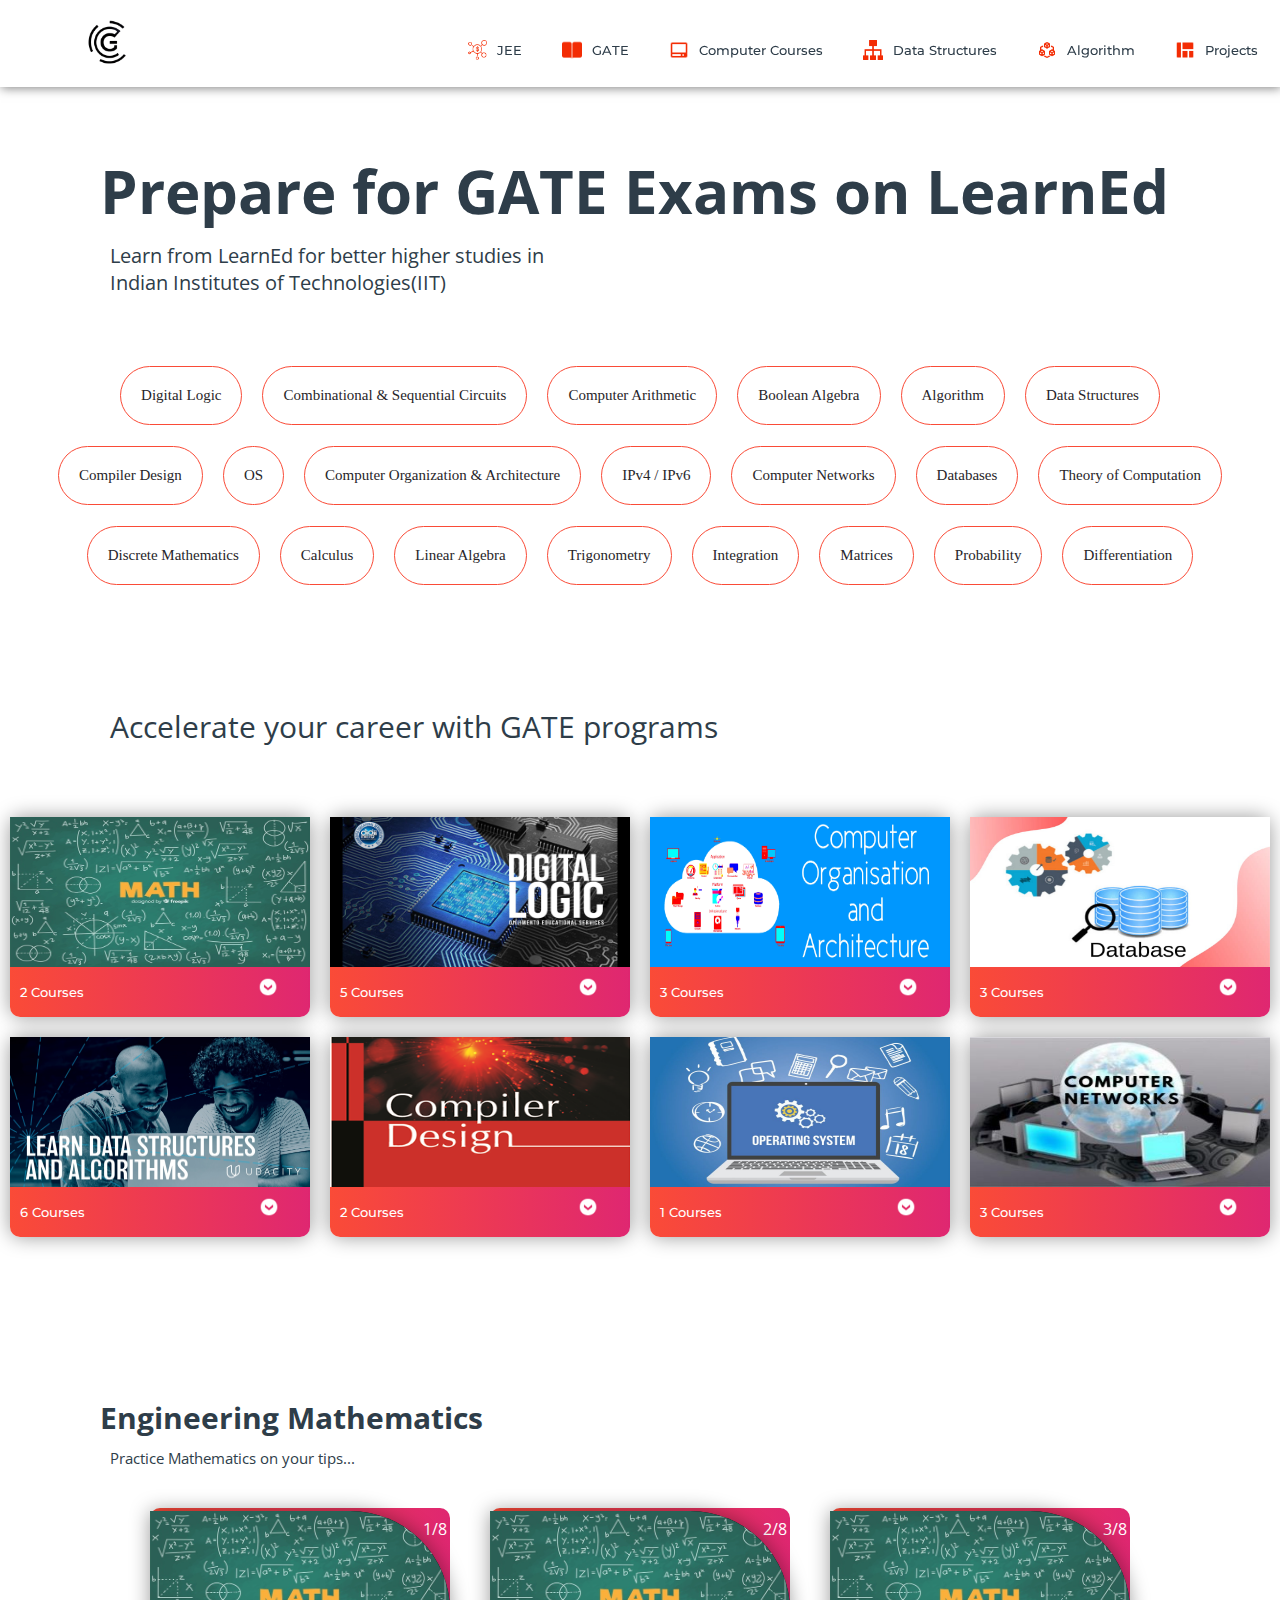
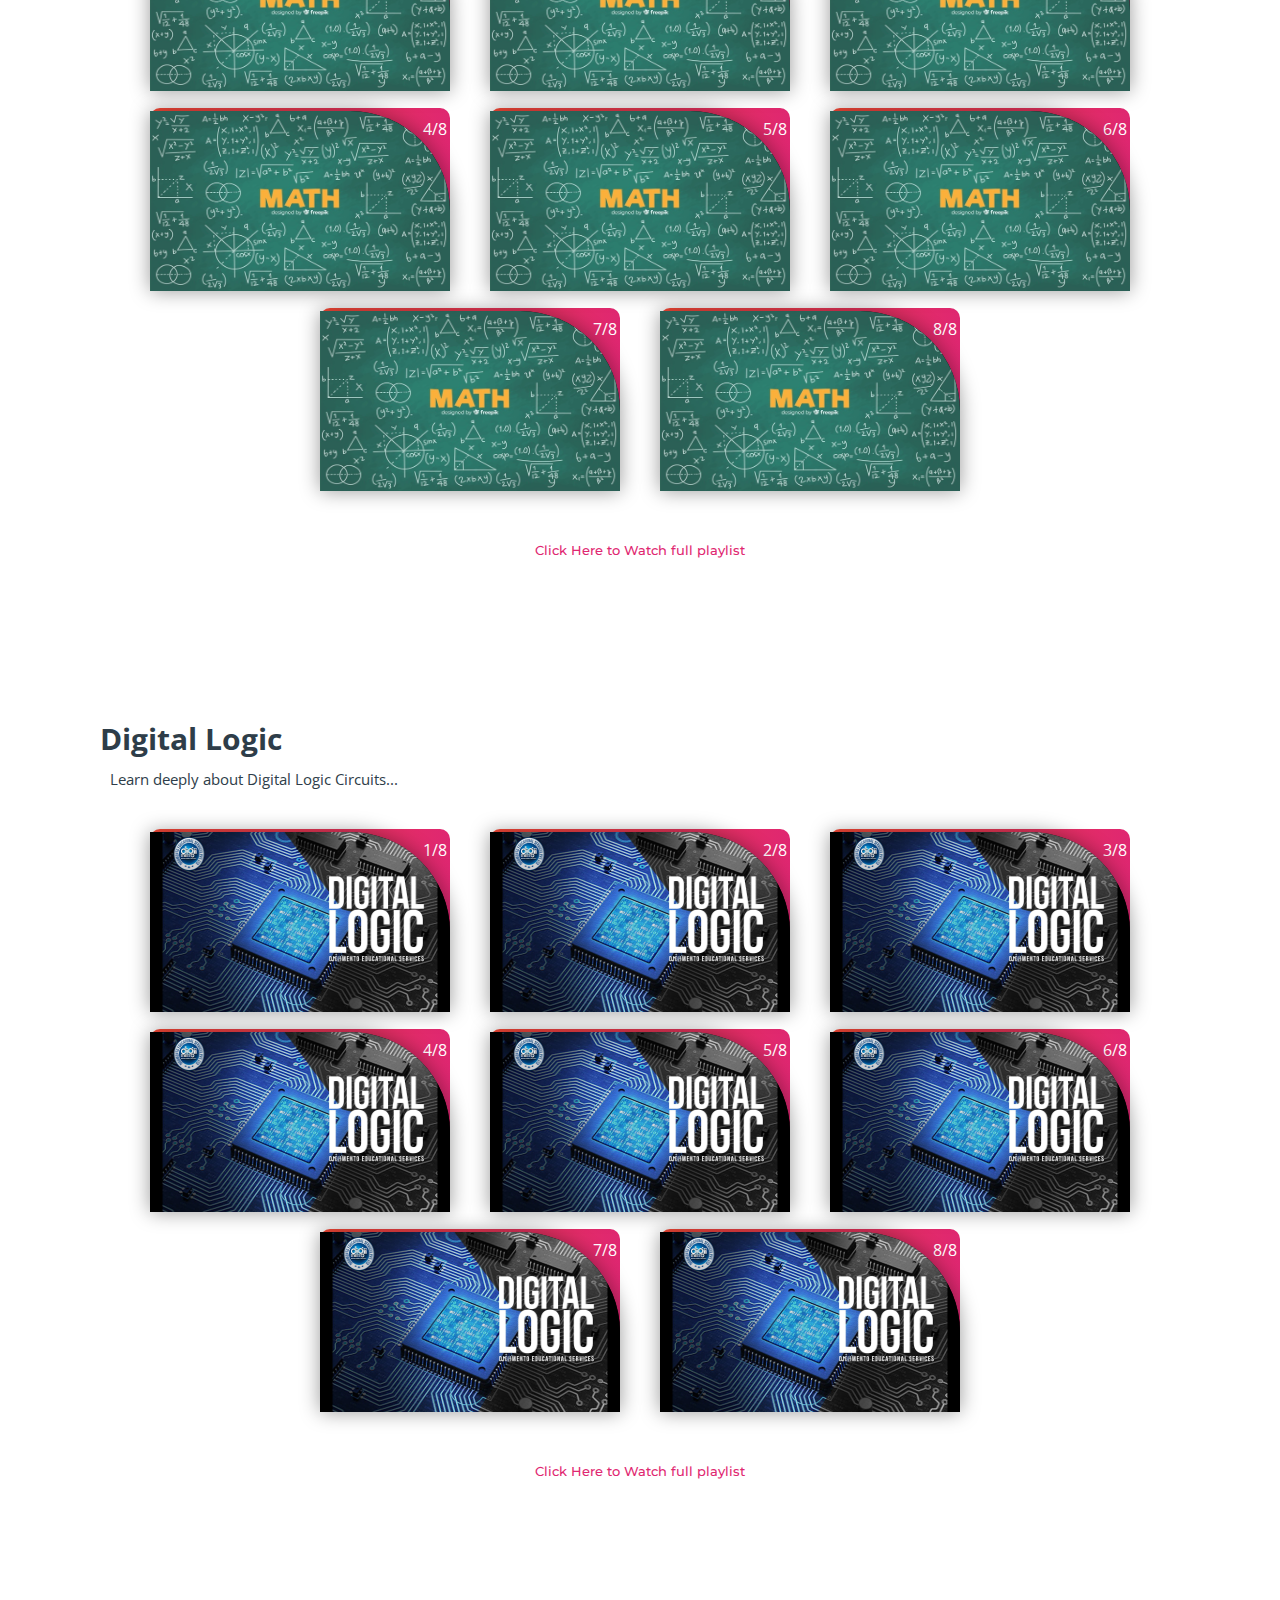
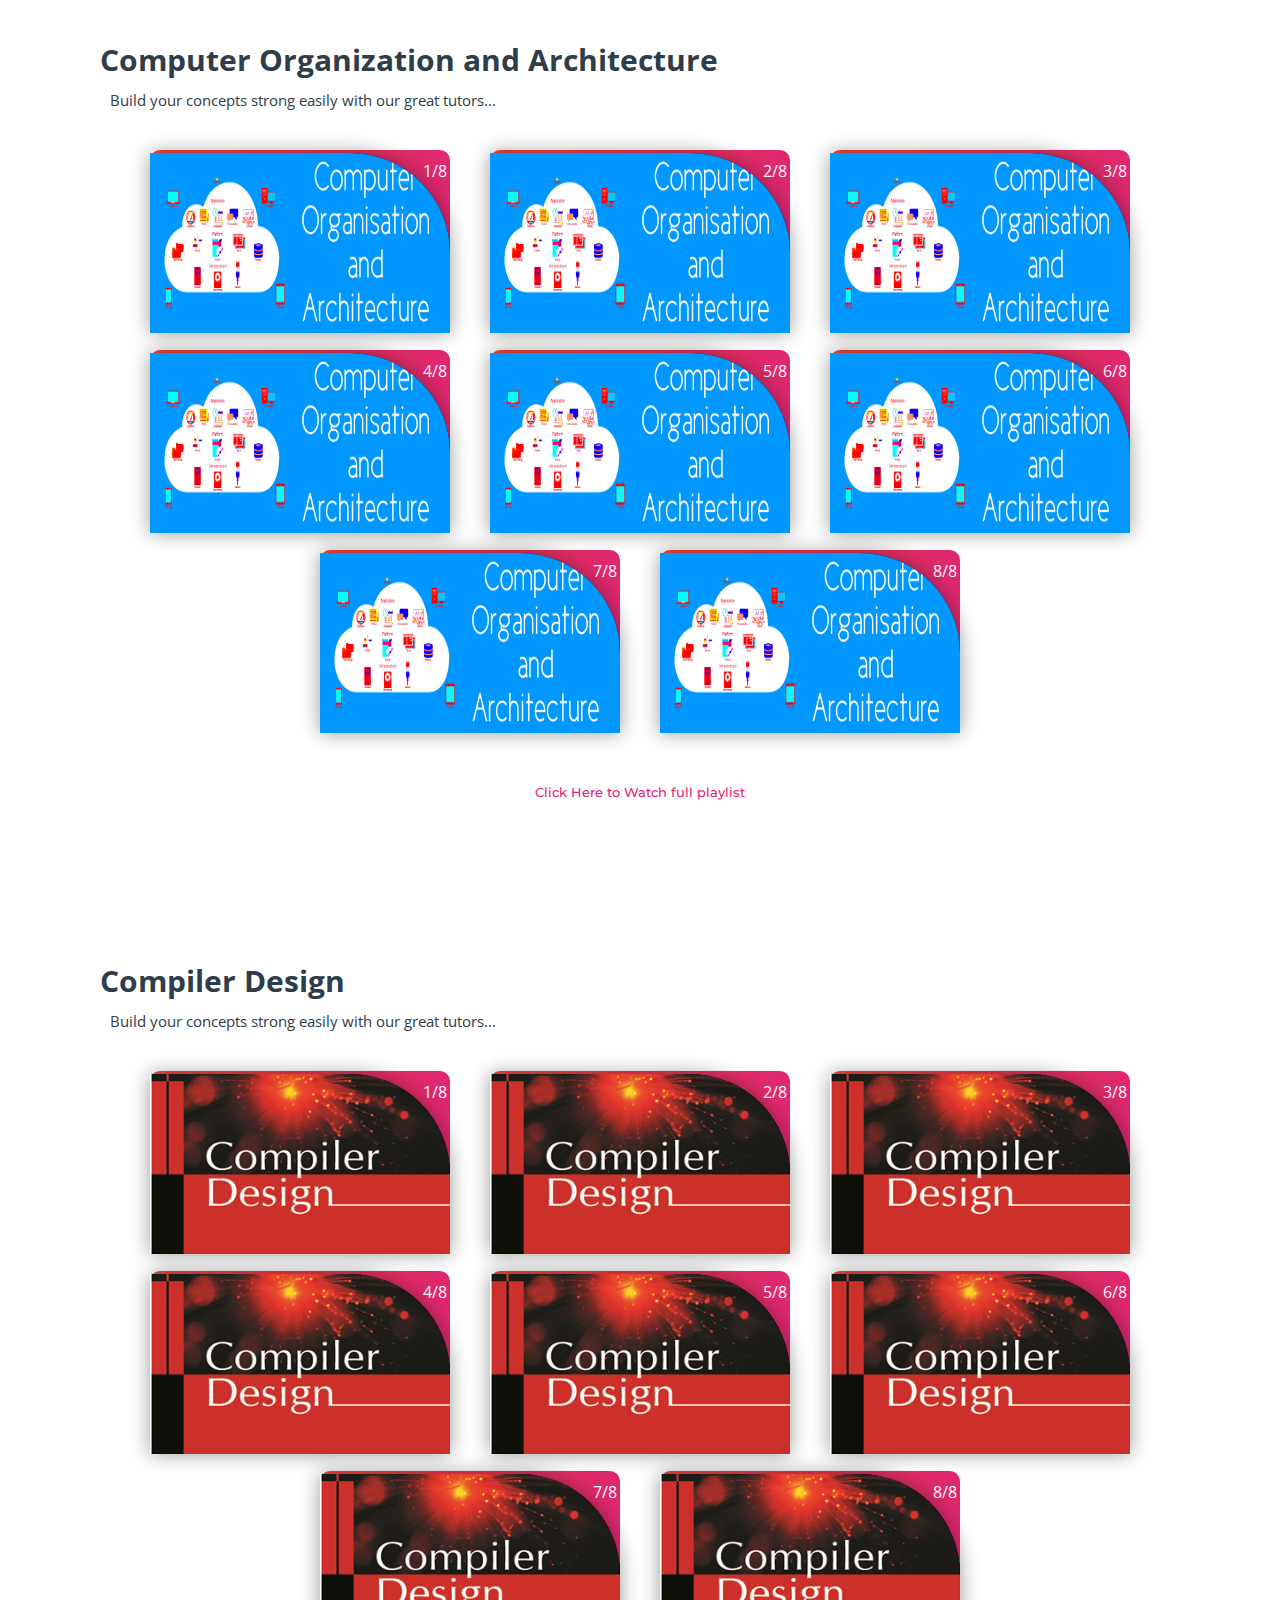
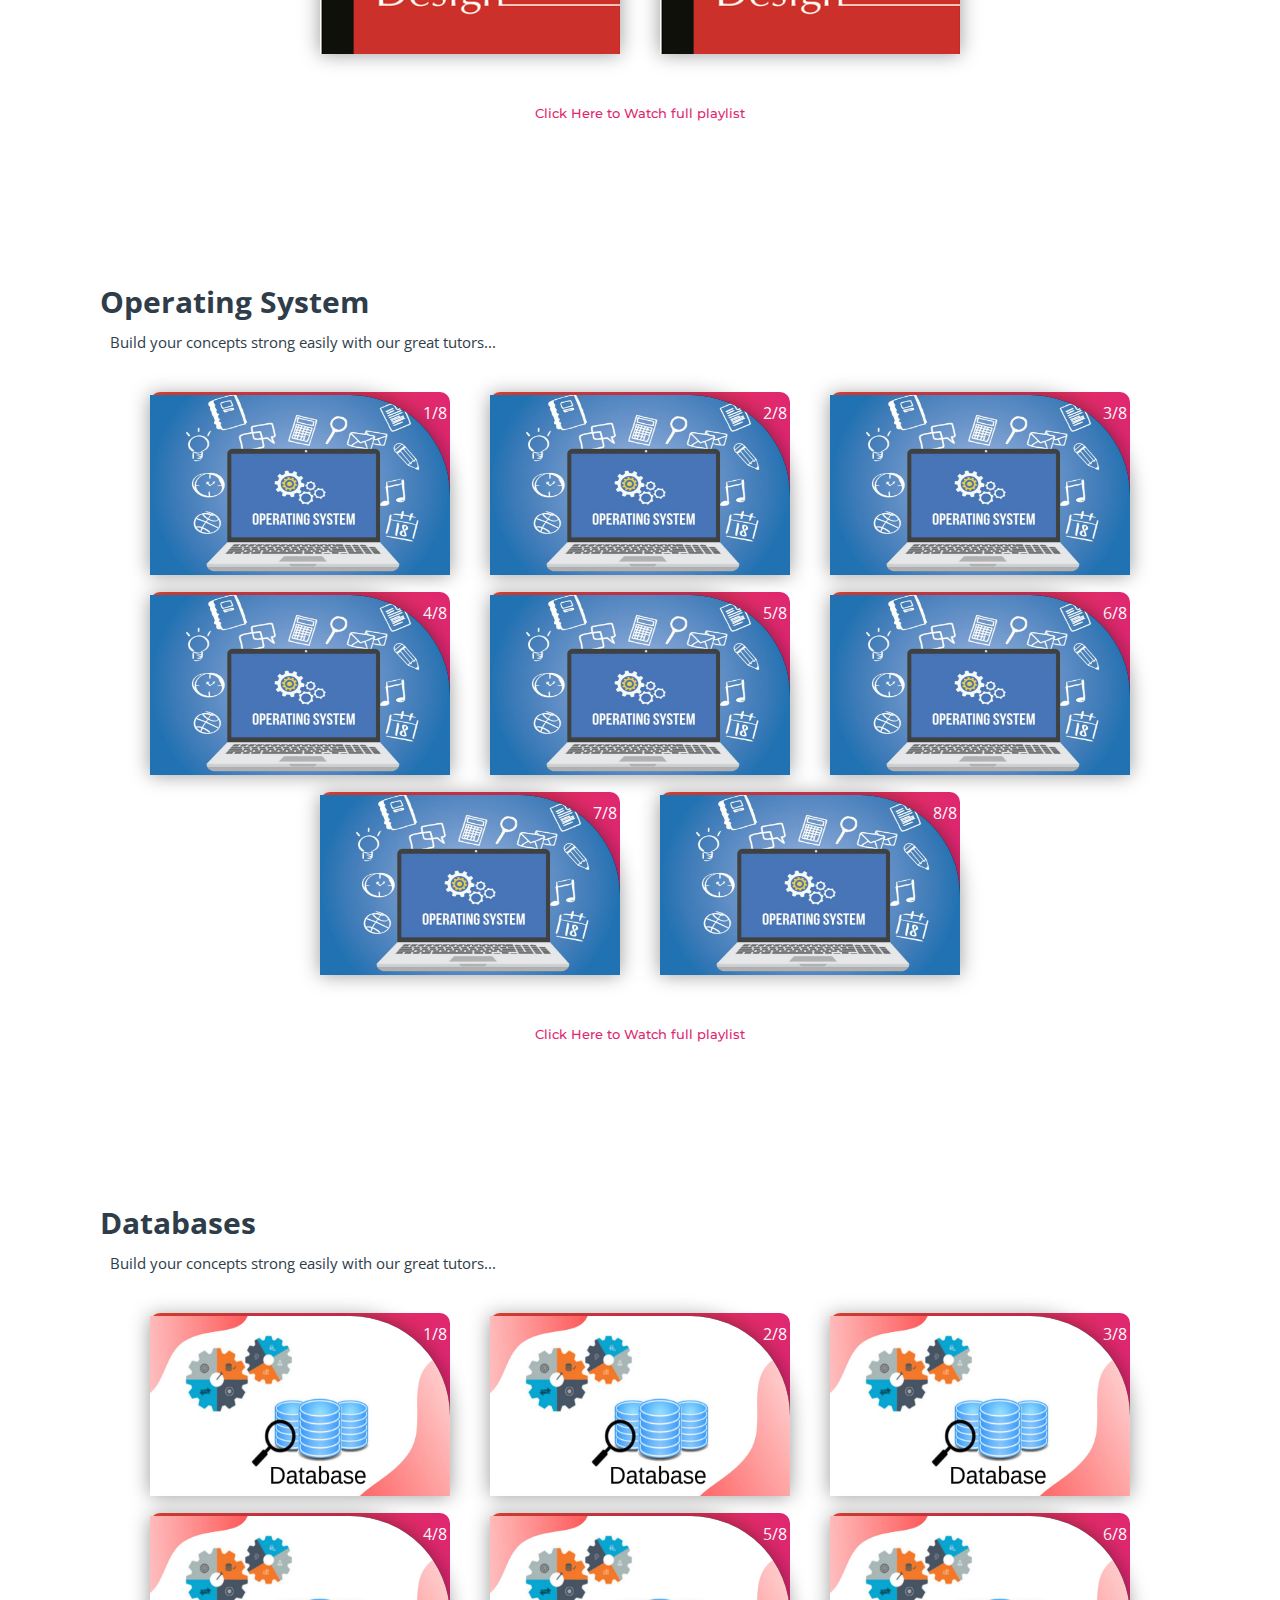
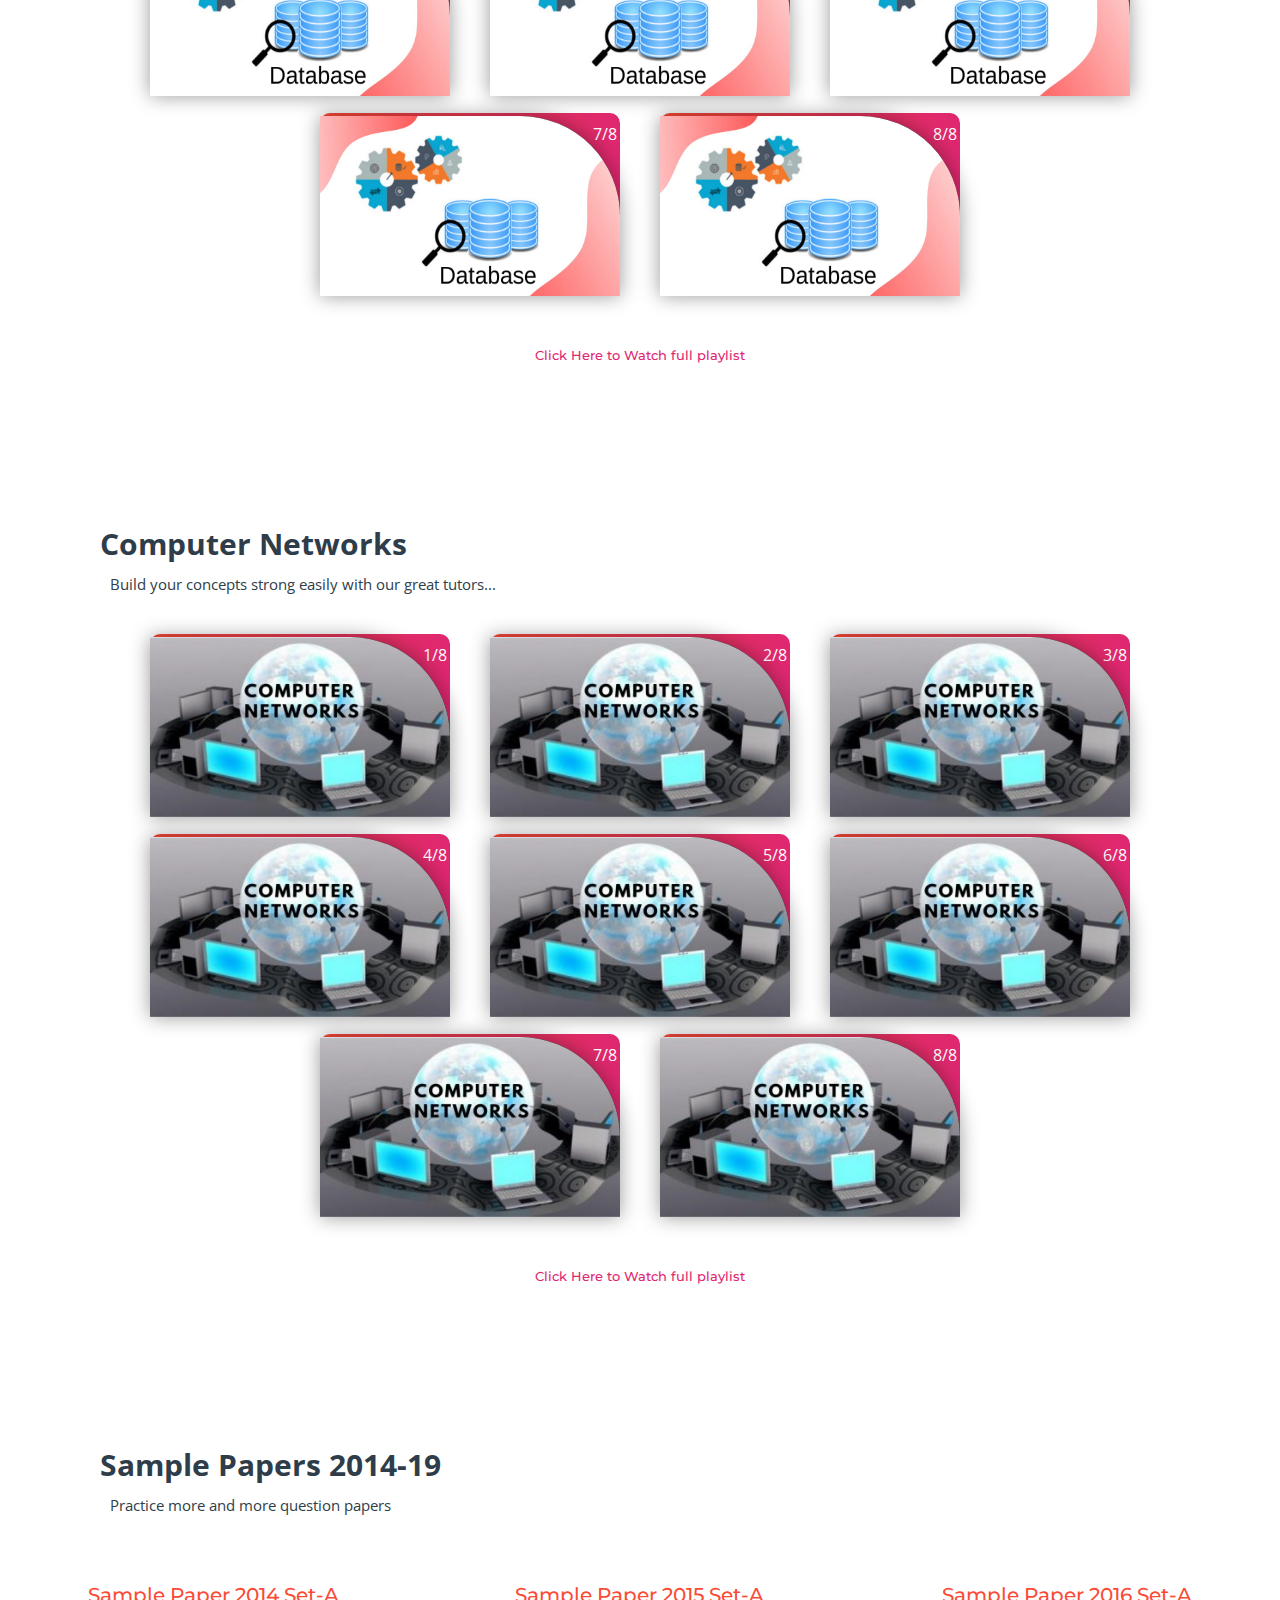
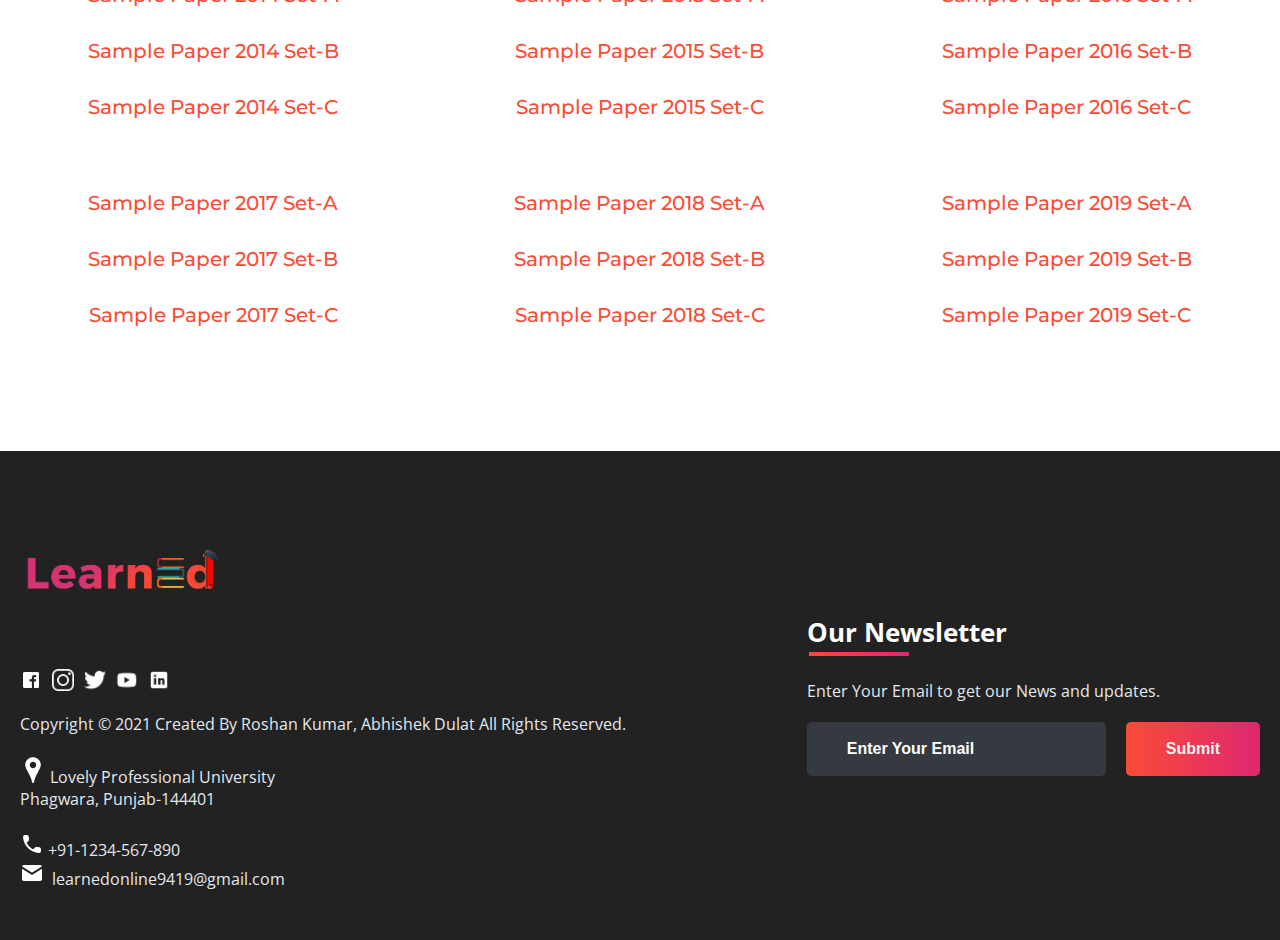
<file: subjects/gate.html>
<!DOCTYPE html>
<html>
<head>
	<link rel="shortcut icon" type="png" href="../images/icon/favicon.png">
	<title>Prepare for GATE on LearnEd</title>
	<link rel="stylesheet" type="text/css" href="subjects.css">
	<script type="text/javascript" src="../script.js"></script>
</head>
<body>

<!-- NAVIGATION -->
	<header>
		<div class="nav" id="nav">
			<div id="learned-logo">
			<a href="../index.html"><img src="../images/icon/logo1.png" style="width: 5rem;height: 5rem; margin-left: 4rem;"></a></div>
			<div class="switch-tab" id="switch-tab" onclick="switchTAB()"><img src="../images/icon/menu.png"></div>
			<ul id="list-switch">
				<li><a href="jee.html"><img src="../images/courses/d1.png" class="icon">JEE</a></li>
				<li><a href="#"><img src="../images/courses/paper.png" class="icon">GATE</a></li>
				<li><a href="computer_courses.html"><img src="../images/courses/computer.png" class="icon">Computer Courses</a></li>
				<li><a href="computer_courses.html#data"><img src="../images/courses/data.png" class="icon">Data Structures</a></li>
				<li><a href="computer_courses.html#algo"><img src="../images/courses/algo.png" class="icon">Algorithm</a></li>
				<li><a href="computer_courses.html#projects"><img src="../images/courses/projects.png" class="icon">Projects</a></li>
			</ul>
			<div class="search" id="search-switch">
				<input type="text" placeholder="Search" class="srch"><button id="srchbtn"><img src="../images/icon/search.png"></button>
			</div>
		</div>
	</header>


<!-- Main Title of the Page -->
	<div class="title">
		<span>Prepare for GATE Exams on LearnEd</span>
		<div class="shortdesc">
			<p>Learn from LearnEd for better higher studies in<br> Indian Institutes of Technologies(IIT)</p>
		</div>
	</div>


<!-- Some KeyWords related to topic -->
	<div class="course">
		<div class="cbox">
		<div class="det"><a href="#digital">Digital Logic</a></div>
		<div class="det"><a href="https://en.wikipedia.org/wiki/Sequential_logic" target="_blank">Combinational & Sequential Circuits</a></div>
		<div class="det"><a href="https://en.wikipedia.org/wiki/ALU" target="_blank">Computer Arithmetic</a></div>
		<div class="det"><a href="https://en.wikipedia.org/wiki/Boolean_algebra" target="_blank">Boolean Algebra</a></div>
		<div class="det"><a href="computer_courses.html#algo">Algorithm</a></div>
		<div class="det"><a href="computer_courses.html#data">Data Structures</a></div>
		</div>
		<div class="cbox">
		<div class="det"><a href="#compiler">Compiler Design</a></div>
		<div class="det"><a href="#os">OS</a></div>
		<div class="det"><a href="#coaa">Computer Organization & Architecture</a></div>
		<div class="det"><a href="https://en.wikipedia.org/wiki/IPv4" target="_blank">IPv4 / IPv6</a></div>
		<div class="det"><a href="#cn">Computer Networks</a></div>
		<div class="det"><a href="#database">Databases</a></div>
		<div class="det"><a href="https://en.wikipedia.org/wiki/Theory_of_computation" target="_blank">Theory of Computation</a></div>
		</div>
		<div class="cbox">
		<div class="det"><a href="#math">Discrete Mathematics</a></div>
		<div class="det"><a href="#math">Calculus</a></div>
		<div class="det"><a href="#math">Linear Algebra</a></div>
		<div class="det"><a href="#math">Trigonometry</a></div>
		<div class="det"><a href="#math">Integration</a></div>
		<div class="det"><a href="#math">Matrices</a></div>
		<div class="det"><a href="#math">Probability</a></div>
		<div class="det"><a href="#math">Differentiation</a></div>
		</div>
	</div>


<!-- Courses Available -->
	<div class="inbt">
		Accelerate your career with GATE programs
	</div>

	<div class="ccard">
	<center>
		<div class="ccardbox">
			<div class="dcard">
				<div class="fpart"><img src="../images/courses/math.jpg"></div>
				<a href="#math"><div class="spart">2 Courses <img src="../images/icon/dropdown.png"></div></a>
			</div>
			<div class="dcard">
				<div class="fpart"><img src="../images/courses/digital.jpg"></div>
				<a href="#digital"><div class="spart">5 Courses <img src="../images/icon/dropdown.png"></div></a>
			</div>
			<div class="dcard">
				<div class="fpart"><img src="../images/courses/coaa.jpg"></div>
				<a href="#coaa"><div class="spart">3 Courses <img src="../images/icon/dropdown.png"></div></a>
			</div>
			<div class="dcard">
				<div class="fpart"><img src="../images/courses/database.jpg"></div>
				<a href="#database"><div class="spart">3 Courses <img src="../images/icon/dropdown.png"></div></a>
			</div>
			<div class="dcard">
				<div class="fpart"><img src="../images/courses/data-algo.jpg"></div>
				<a href="computer_courses.html#data"><div class="spart">6 Courses <img src="../images/icon/dropdown.png"></div></a>
			</div>
			<div class="dcard">
				<div class="fpart"><img src="../images/courses/compiler.jpg"></div>
				<a href="#compiler"><div class="spart">2 Courses <img src="../images/icon/dropdown.png"></div></a>
			</div>
			<div class="dcard">
				<div class="fpart"><img src="../images/courses/os.jpg"></div>
				<a href="#os"><div class="spart">1 Courses <img src="../images/icon/dropdown.png"></div></a>
			</div>
			<div class="dcard">
				<div class="fpart"><img src="../images/courses/cn.jpg"></div>
				<a href="#cn"><div class="spart">3 Courses <img src="../images/icon/dropdown.png"></div></a>
			</div>
		</div>
	</center>
	</div>


<!-- Videos on ENGINEERING MATHEMATICS Lectures -->

	<div class="title2" id="math">
		<span>Engineering Mathematics</span>
		<div class="shortdesc2">
			<p>Practice Mathematics on your tips...</p>
		</div>
	</div>
	
	<center>
		<div class="ccardbox2">
			<div class="dcard2"><span class="tag" >1/8</span>
				<div class="fpart2"><img src="../images/courses/math.jpg">
					<iframe src="https://www.youtube.com/embed/xxGyTHWrHZg" frameborder="0" allow="accelerometer; autoplay; encrypted-media; gyroscope; picture-in-picture" allowfullscreen></iframe>
				</div>
			</div>
			<div class="dcard2"><span class="tag" >2/8</span>
				<div class="fpart2"><img src="../images/courses/math.jpg">
					<iframe src="https://www.youtube.com/embed/xxGyTHWrHZg" frameborder="0" allow="accelerometer; autoplay; encrypted-media; gyroscope; picture-in-picture" allowfullscreen></iframe>
				</div>
			</div>
			<div class="dcard2"><span class="tag" >3/8</span>
				<div class="fpart2"><img src="../images/courses/math.jpg">
					<iframe src="https://www.youtube.com/embed/xxGyTHWrHZg" frameborder="0" allow="accelerometer; autoplay; encrypted-media; gyroscope; picture-in-picture" allowfullscreen></iframe>
				</div>
			</div>
			<div class="dcard2"><span class="tag" >4/8</span>
				<div class="fpart2"><img src="../images/courses/math.jpg">
					<iframe src="https://www.youtube.com/embed/xxGyTHWrHZg" frameborder="0" allow="accelerometer; autoplay; encrypted-media; gyroscope; picture-in-picture" allowfullscreen></iframe>
				</div>
			</div>
		
			<div class="dcard2"><span class="tag" >5/8</span>
				<div class="fpart2"><img src="../images/courses/math.jpg">
					<iframe src="https://www.youtube.com/embed/xxGyTHWrHZg" frameborder="0" allow="accelerometer; autoplay; encrypted-media; gyroscope; picture-in-picture" allowfullscreen></iframe>
				</div>
			</div>
			<div class="dcard2"><span class="tag" >6/8</span>
				<div class="fpart2"><img src="../images/courses/math.jpg">
					<iframe src="https://www.youtube.com/embed/xxGyTHWrHZg" frameborder="0" allow="accelerometer; autoplay; encrypted-media; gyroscope; picture-in-picture" allowfullscreen></iframe>
				</div>
			</div>
			<div class="dcard2"><span class="tag" >7/8</span>
				<div class="fpart2"><img src="../images/courses/math.jpg">
					<iframe src="https://www.youtube.com/embed/xxGyTHWrHZg" frameborder="0" allow="accelerometer; autoplay; encrypted-media; gyroscope; picture-in-picture" allowfullscreen></iframe>
				</div>
			</div>
			<div class="dcard2"><span class="tag" >8/8</span>
				<div class="fpart2"><img src="../images/courses/math.jpg">
					<iframe src="https://www.youtube.com/embed/xxGyTHWrHZg" frameborder="0" allow="accelerometer; autoplay; encrypted-media; gyroscope; picture-in-picture" allowfullscreen></iframe>
				</div>
			</div>
		</div>
	</center>
<br><br>
	<div class="click-me">
		<a href="https://www.youtube.com/watch?v=xxGyTHWrHZg" target="_blank">Click Here to Watch full playlist</a>
	</div>



<!-- Videos on DIGITAL LOGIC Lectures -->

	<div class="title2" id="digital">
		<span>Digital Logic</span>
		<div class="shortdesc2">
			<p>Learn deeply about Digital Logic Circuits...</p>
		</div>
	</div>
	<center>
		<div class="ccardbox2">
			<div class="dcard2"><span class="tag" >1/8</span>
				<div class="fpart2"><img src="../images/courses/digital.jpg">
					<iframe src="https://www.youtube.com/embed/-M7oIM8hKSU" frameborder="0" allow="accelerometer; autoplay; encrypted-media; gyroscope; picture-in-picture" allowfullscreen></iframe>
				</div>
			</div>
			<div class="dcard2"><span class="tag" >2/8</span>
				<div class="fpart2"><img src="../images/courses/digital.jpg">
					<iframe src="https://www.youtube.com/embed/-M7oIM8hKSU" frameborder="0" allow="accelerometer; autoplay; encrypted-media; gyroscope; picture-in-picture" allowfullscreen></iframe>
				</div>
			</div>
			<div class="dcard2"><span class="tag" >3/8</span>
				<div class="fpart2"><img src="../images/courses/digital.jpg">
					<iframe src="https://www.youtube.com/embed/-M7oIM8hKSU" frameborder="0" allow="accelerometer; autoplay; encrypted-media; gyroscope; picture-in-picture" allowfullscreen></iframe>
				</div>
			</div>
			<div class="dcard2"><span class="tag" >4/8</span>
				<div class="fpart2"><img src="../images/courses/digital.jpg">
					<iframe src="https://www.youtube.com/embed/-M7oIM8hKSU" frameborder="0" allow="accelerometer; autoplay; encrypted-media; gyroscope; picture-in-picture" allowfullscreen></iframe>
				</div>
			</div>
		
			<div class="dcard2"><span class="tag" >5/8</span>
				<div class="fpart2"><img src="../images/courses/digital.jpg">
					<iframe src="https://www.youtube.com/embed/-M7oIM8hKSU" frameborder="0" allow="accelerometer; autoplay; encrypted-media; gyroscope; picture-in-picture" allowfullscreen></iframe>
				</div>
			</div>
			<div class="dcard2"><span class="tag" >6/8</span>
				<div class="fpart2"><img src="../images/courses/digital.jpg">
					<iframe src="https://www.youtube.com/embed/-M7oIM8hKSU" frameborder="0" allow="accelerometer; autoplay; encrypted-media; gyroscope; picture-in-picture" allowfullscreen></iframe>
				</div>
			</div>
			<div class="dcard2"><span class="tag" >7/8</span>
				<div class="fpart2"><img src="../images/courses/digital.jpg">
					<iframe src="https://www.youtube.com/embed/-M7oIM8hKSU" frameborder="0" allow="accelerometer; autoplay; encrypted-media; gyroscope; picture-in-picture" allowfullscreen></iframe>
				</div>
			</div>
			<div class="dcard2"><span class="tag" >8/8</span>
				<div class="fpart2"><img src="../images/courses/digital.jpg">
					<iframe src="https://www.youtube.com/embed/-M7oIM8hKSU" frameborder="0" allow="accelerometer; autoplay; encrypted-media; gyroscope; picture-in-picture" allowfullscreen></iframe>
				</div>
			</div>
		</div>
	</center>
<br><br>
	<div class="click-me">
		<a href="https://youtu.be/-M7oIM8hKSU" target="_blank">Click Here to Watch full playlist</a>
	</div>



<!-- Videos on COMPUTER ORGANIZATION and ARCHITECTURE Lectures -->

	<div class="title2" id="coaa">
		<span>Computer Organization and Architecture</span>
		<div class="shortdesc2">
			<p>Build your concepts strong easily with our great tutors...</p>
		</div>
	</div>
	<center>
		<div class="ccardbox2">
			<div class="dcard2"><span class="tag" >1/8</span>
				<div class="fpart2"><img src="../images/courses/coaa.jpg">
					<iframe src="https://www.youtube.com/embed/q6oiRtKTpX4" frameborder="0" allow="accelerometer; autoplay; encrypted-media; gyroscope; picture-in-picture" allowfullscreen></iframe>
				</div>
			</div>
			<div class="dcard2"><span class="tag" >2/8</span>
				<div class="fpart2"><img src="../images/courses/coaa.jpg">
					<iframe src="https://www.youtube.com/embed/q6oiRtKTpX4" frameborder="0" allow="accelerometer; autoplay; encrypted-media; gyroscope; picture-in-picture" allowfullscreen></iframe>
				</div>
			</div>
			<div class="dcard2"><span class="tag" >3/8</span>
				<div class="fpart2"><img src="../images/courses/coaa.jpg">
					<iframe src="https://www.youtube.com/embed/q6oiRtKTpX4" frameborder="0" allow="accelerometer; autoplay; encrypted-media; gyroscope; picture-in-picture" allowfullscreen></iframe>
				</div>
			</div>
			<div class="dcard2"><span class="tag" >4/8</span>
				<div class="fpart2"><img src="../images/courses/coaa.jpg">
					<iframe src="https://www.youtube.com/embed/q6oiRtKTpX4" frameborder="0" allow="accelerometer; autoplay; encrypted-media; gyroscope; picture-in-picture" allowfullscreen></iframe>
				</div>
			</div>
		
			<div class="dcard2"><span class="tag" >5/8</span>
				<div class="fpart2"><img src="../images/courses/coaa.jpg">
					<iframe src="https://www.youtube.com/embed/q6oiRtKTpX4" frameborder="0" allow="accelerometer; autoplay; encrypted-media; gyroscope; picture-in-picture" allowfullscreen></iframe>
				</div>
			</div>
			<div class="dcard2"><span class="tag" >6/8</span>
				<div class="fpart2"><img src="../images/courses/coaa.jpg">
					<iframe src="https://www.youtube.com/embed/q6oiRtKTpX4" frameborder="0" allow="accelerometer; autoplay; encrypted-media; gyroscope; picture-in-picture" allowfullscreen></iframe>
				</div>
			</div>
			<div class="dcard2"><span class="tag" >7/8</span>
				<div class="fpart2"><img src="../images/courses/coaa.jpg">
					<iframe src="https://www.youtube.com/embed/q6oiRtKTpX4" frameborder="0" allow="accelerometer; autoplay; encrypted-media; gyroscope; picture-in-picture" allowfullscreen></iframe>
				</div>
			</div>
			<div class="dcard2"><span class="tag" >8/8</span>
				<div class="fpart2"><img src="../images/courses/coaa.jpg">
					<iframe src="https://www.youtube.com/embed/q6oiRtKTpX4" frameborder="0" allow="accelerometer; autoplay; encrypted-media; gyroscope; picture-in-picture" allowfullscreen></iframe>
				</div>
			</div>
		</div>
	</center>
<br><br>
	<div class="click-me">
		<a href="https://youtu.be/q6oiRtKTpX4" target="_blank">Click Here to Watch full playlist</a>
	</div>



<!-- Videos on COMPILER Lectures -->

	<div class="title2" id="compiler">
		<span>Compiler Design</span>
		<div class="shortdesc2">
			<p>Build your concepts strong easily with our great tutors...</p>
		</div>
	</div>
	<center>
		<div class="ccardbox2">
			<div class="dcard2"><span class="tag" >1/8</span>
				<div class="fpart2"><img src="../images/courses/compiler.jpg">
					<iframe src="https://www.youtube.com/embed/yNZIhF6pxjM" frameborder="0" allow="accelerometer; autoplay; encrypted-media; gyroscope; picture-in-picture" allowfullscreen></iframe>
				</div>
			</div>
			<div class="dcard2"><span class="tag" >2/8</span>
				<div class="fpart2"><img src="../images/courses/compiler.jpg">
					<iframe src="https://www.youtube.com/embed/yNZIhF6pxjM" frameborder="0" allow="accelerometer; autoplay; encrypted-media; gyroscope; picture-in-picture" allowfullscreen></iframe>
				</div>
			</div>
			<div class="dcard2"><span class="tag" >3/8</span>
				<div class="fpart2"><img src="../images/courses/compiler.jpg">
					<iframe src="https://www.youtube.com/embed/yNZIhF6pxjM" frameborder="0" allow="accelerometer; autoplay; encrypted-media; gyroscope; picture-in-picture" allowfullscreen></iframe>
				</div>
			</div>
			<div class="dcard2"><span class="tag" >4/8</span>
				<div class="fpart2"><img src="../images/courses/compiler.jpg">
					<iframe src="https://www.youtube.com/embed/yNZIhF6pxjM" frameborder="0" allow="accelerometer; autoplay; encrypted-media; gyroscope; picture-in-picture" allowfullscreen></iframe>
				</div>
			</div>
		
			<div class="dcard2"><span class="tag" >5/8</span>
				<div class="fpart2"><img src="../images/courses/compiler.jpg">
					<iframe src="https://www.youtube.com/embed/yNZIhF6pxjM" frameborder="0" allow="accelerometer; autoplay; encrypted-media; gyroscope; picture-in-picture" allowfullscreen></iframe>
				</div>
			</div>
			<div class="dcard2"><span class="tag" >6/8</span>
				<div class="fpart2"><img src="../images/courses/compiler.jpg">
					<iframe src="https://www.youtube.com/embed/yNZIhF6pxjM" frameborder="0" allow="accelerometer; autoplay; encrypted-media; gyroscope; picture-in-picture" allowfullscreen></iframe>
				</div>
			</div>
			<div class="dcard2"><span class="tag" >7/8</span>
				<div class="fpart2"><img src="../images/courses/compiler.jpg">
					<iframe src="https://www.youtube.com/embed/yNZIhF6pxjM" frameborder="0" allow="accelerometer; autoplay; encrypted-media; gyroscope; picture-in-picture" allowfullscreen></iframe>
				</div>
			</div>
			<div class="dcard2"><span class="tag" >8/8</span>
				<div class="fpart2"><img src="../images/courses/compiler.jpg">
					<iframe src="https://www.youtube.com/embed/yNZIhF6pxjM" frameborder="0" allow="accelerometer; autoplay; encrypted-media; gyroscope; picture-in-picture" allowfullscreen></iframe>
				</div>
			</div>
		</div>
	</center>
<br><br>
	<div class="click-me">
		<a href="https://youtu.be/yNZIhF6pxjM" target="_blank">Click Here to Watch full playlist</a>
	</div>



<!-- Videos on OPERATING SYSTEM Lectures -->


<div class="title2" id="os">
		<span>Operating System</span>
		<div class="shortdesc2">
			<p>Build your concepts strong easily with our great tutors...</p>
		</div>
	</div>
	<center>
		<div class="ccardbox2">
			<div class="dcard2"><span class="tag" >1/8</span>
				<div class="fpart2"><img src="../images/courses/os.jpg">
					<iframe src="https://www.youtube.com/embed/vBURTt97EkA" frameborder="0" allow="accelerometer; autoplay; encrypted-media; gyroscope; picture-in-picture" allowfullscreen></iframe>
				</div>
			</div>
			<div class="dcard2"><span class="tag" >2/8</span>
				<div class="fpart2"><img src="../images/courses/os.jpg">
					<iframe src="https://www.youtube.com/embed/vBURTt97EkA" frameborder="0" allow="accelerometer; autoplay; encrypted-media; gyroscope; picture-in-picture" allowfullscreen></iframe>
				</div>
			</div>
			<div class="dcard2"><span class="tag" >3/8</span>
				<div class="fpart2"><img src="../images/courses/os.jpg">
					<iframe src="https://www.youtube.com/embed/vBURTt97EkA" frameborder="0" allow="accelerometer; autoplay; encrypted-media; gyroscope; picture-in-picture" allowfullscreen></iframe>
				</div>
			</div>
			<div class="dcard2"><span class="tag" >4/8</span>
				<div class="fpart2"><img src="../images/courses/os.jpg">
					<iframe src="https://www.youtube.com/embed/vBURTt97EkA" frameborder="0" allow="accelerometer; autoplay; encrypted-media; gyroscope; picture-in-picture" allowfullscreen></iframe>
				</div>
			</div>
		
			<div class="dcard2"><span class="tag" >5/8</span>
				<div class="fpart2"><img src="../images/courses/os.jpg">
					<iframe src="https://www.youtube.com/embed/vBURTt97EkA" frameborder="0" allow="accelerometer; autoplay; encrypted-media; gyroscope; picture-in-picture" allowfullscreen></iframe>
				</div>
			</div>
			<div class="dcard2"><span class="tag" >6/8</span>
				<div class="fpart2"><img src="../images/courses/os.jpg">
					<iframe src="https://www.youtube.com/embed/vBURTt97EkA" frameborder="0" allow="accelerometer; autoplay; encrypted-media; gyroscope; picture-in-picture" allowfullscreen></iframe>
				</div>
			</div>
			<div class="dcard2"><span class="tag" >7/8</span>
				<div class="fpart2"><img src="../images/courses/os.jpg">
					<iframe src="https://www.youtube.com/embed/vBURTt97EkA" frameborder="0" allow="accelerometer; autoplay; encrypted-media; gyroscope; picture-in-picture" allowfullscreen></iframe>
				</div>
			</div>
			<div class="dcard2"><span class="tag" >8/8</span>
				<div class="fpart2"><img src="../images/courses/os.jpg">
					<iframe src="https://www.youtube.com/embed/vBURTt97EkA" frameborder="0" allow="accelerometer; autoplay; encrypted-media; gyroscope; picture-in-picture" allowfullscreen></iframe>
				</div>
			</div>
		</div>
	</center>

<br><br>
	<div class="click-me">
		<a href="https://youtu.be/vBURTt97EkA" target="_blank">Click Here to Watch full playlist</a>
	</div>


<!-- Videos on DATABASE Lectures -->

<div class="title2" id="database">
		<span>Databases</span>
		<div class="shortdesc2">
			<p>Build your concepts strong easily with our great tutors...</p>
		</div>
	</div>
	<center>
		<div class="ccardbox2">
			<div class="dcard2"><span class="tag" >1/8</span>
				<div class="fpart2"><img src="../images/courses/database.jpg">
					<iframe src="https://www.youtube.com/embed/wR0jg0eQsZA" frameborder="0" allow="accelerometer; autoplay; encrypted-media; gyroscope; picture-in-picture" allowfullscreen></iframe>
				</div>
			</div>
			<div class="dcard2"><span class="tag" >2/8</span>
				<div class="fpart2"><img src="../images/courses/database.jpg">
					<iframe src="https://www.youtube.com/embed/wR0jg0eQsZA" frameborder="0" allow="accelerometer; autoplay; encrypted-media; gyroscope; picture-in-picture" allowfullscreen></iframe>
				</div>
			</div>
			<div class="dcard2"><span class="tag" >3/8</span>
				<div class="fpart2"><img src="../images/courses/database.jpg">
					<iframe src="https://www.youtube.com/embed/wR0jg0eQsZA" frameborder="0" allow="accelerometer; autoplay; encrypted-media; gyroscope; picture-in-picture" allowfullscreen></iframe>
				</div>
			</div>
			<div class="dcard2"><span class="tag" >4/8</span>
				<div class="fpart2"><img src="../images/courses/database.jpg">
					<iframe src="https://www.youtube.com/embed/wR0jg0eQsZA" frameborder="0" allow="accelerometer; autoplay; encrypted-media; gyroscope; picture-in-picture" allowfullscreen></iframe>
				</div>
			</div>
		
			<div class="dcard2"><span class="tag" >5/8</span>
				<div class="fpart2"><img src="../images/courses/database.jpg">
					<iframe src="https://www.youtube.com/embed/wR0jg0eQsZA" frameborder="0" allow="accelerometer; autoplay; encrypted-media; gyroscope; picture-in-picture" allowfullscreen></iframe>
				</div>
			</div>
			<div class="dcard2"><span class="tag" >6/8</span>
				<div class="fpart2"><img src="../images/courses/database.jpg">
					<iframe src="https://www.youtube.com/embed/wR0jg0eQsZA" frameborder="0" allow="accelerometer; autoplay; encrypted-media; gyroscope; picture-in-picture" allowfullscreen></iframe>
				</div>
			</div>
			<div class="dcard2"><span class="tag" >7/8</span>
				<div class="fpart2"><img src="../images/courses/database.jpg">
					<iframe src="https://www.youtube.com/embed/wR0jg0eQsZA" frameborder="0" allow="accelerometer; autoplay; encrypted-media; gyroscope; picture-in-picture" allowfullscreen></iframe>
				</div>
			</div>
			<div class="dcard2"><span class="tag" >8/8</span>
				<div class="fpart2"><img src="../images/courses/database.jpg">
					<iframe src="https://www.youtube.com/embed/wR0jg0eQsZA" frameborder="0" allow="accelerometer; autoplay; encrypted-media; gyroscope; picture-in-picture" allowfullscreen></iframe>
				</div>
			</div>
		</div>
	</center>
<br><br>
	<div class="click-me">
		<a href="https://youtu.be/wR0jg0eQsZA" target="_blank">Click Here to Watch full playlist</a>
	</div>



<!-- Videos on COMPUTER NETWORKS Lectures -->

<div class="title2" id="cn">
		<span>Computer Networks</span>
		<div class="shortdesc2">
			<p>Build your concepts strong easily with our great tutors...</p>
		</div>
	</div>
	<center>
		<div class="ccardbox2">
			<div class="dcard2"><span class="tag" >1/8</span>
				<div class="fpart2"><img src="../images/courses/cn.jpg">
					<iframe src="https://www.youtube.com/embed/qiQR5rTSshw" frameborder="0" allow="accelerometer; autoplay; encrypted-media; gyroscope; picture-in-picture" allowfullscreen></iframe>
				</div>
			</div>
			<div class="dcard2"><span class="tag" >2/8</span>
				<div class="fpart2"><img src="../images/courses/cn.jpg">
					<iframe src="https://www.youtube.com/embed/qiQR5rTSshw" frameborder="0" allow="accelerometer; autoplay; encrypted-media; gyroscope; picture-in-picture" allowfullscreen></iframe>
				</div>
			</div>
			<div class="dcard2"><span class="tag" >3/8</span>
				<div class="fpart2"><img src="../images/courses/cn.jpg">
					<iframe src="https://www.youtube.com/embed/qiQR5rTSshw" frameborder="0" allow="accelerometer; autoplay; encrypted-media; gyroscope; picture-in-picture" allowfullscreen></iframe>
				</div>
			</div>
			<div class="dcard2"><span class="tag" >4/8</span>
				<div class="fpart2"><img src="../images/courses/cn.jpg">
					<iframe src="https://www.youtube.com/embed/qiQR5rTSshw" frameborder="0" allow="accelerometer; autoplay; encrypted-media; gyroscope; picture-in-picture" allowfullscreen></iframe>
				</div>
			</div>
		
			<div class="dcard2"><span class="tag" >5/8</span>
				<div class="fpart2"><img src="../images/courses/cn.jpg">
					<iframe src="https://www.youtube.com/embed/qiQR5rTSshw" frameborder="0" allow="accelerometer; autoplay; encrypted-media; gyroscope; picture-in-picture" allowfullscreen></iframe>
				</div>
			</div>
			<div class="dcard2"><span class="tag" >6/8</span>
				<div class="fpart2"><img src="../images/courses/cn.jpg">
					<iframe src="https://www.youtube.com/embed/qiQR5rTSshw" frameborder="0" allow="accelerometer; autoplay; encrypted-media; gyroscope; picture-in-picture" allowfullscreen></iframe>
				</div>
			</div>
			<div class="dcard2"><span class="tag" >7/8</span>
				<div class="fpart2"><img src="../images/courses/cn.jpg">
					<iframe src="https://www.youtube.com/embed/qiQR5rTSshw" frameborder="0" allow="accelerometer; autoplay; encrypted-media; gyroscope; picture-in-picture" allowfullscreen></iframe>
				</div>
			</div>
			<div class="dcard2"><span class="tag" >8/8</span>
				<div class="fpart2"><img src="../images/courses/cn.jpg">
					<iframe src="https://www.youtube.com/embed/qiQR5rTSshw" frameborder="0" allow="accelerometer; autoplay; encrypted-media; gyroscope; picture-in-picture" allowfullscreen></iframe>
				</div>
			</div>
		</div>
	</center>

<br><br>
	<div class="click-me">
		<a href="https://youtu.be/qiQR5rTSshw" target="_blank">Click Here to Watch full playlist</a>
	</div>

	

<!-- Links for SAMPLE PAPERS of JEE MAINS & ADVANCED -->

	<div class="title2" id="sample_papers">
		<span>Sample Papers 2014-19</span>
		<div class="shortdesc2">
			<p>Practice more and more question papers</p>
		</div>
	</div>

	<div class="sample">
		<ul>
			<li><a href="../samplePapers/p1.pdf" target="_blank">Sample Paper 2014 Set-A</a></li>
			<li><a href="../samplePapers/p1.pdf" target="_blank">Sample Paper 2014 Set-B</a></li>
			<li><a href="../samplePapers/p1.pdf" target="_blank">Sample Paper 2014 Set-C</a></li>
		</ul>
		<ul>
			<li><a href="../samplePapers/p1.pdf" target="_blank">Sample Paper 2015 Set-A</a></li>
			<li><a href="../samplePapers/p1.pdf" target="_blank">Sample Paper 2015 Set-B</a></li>
			<li><a href="../samplePapers/p1.pdf" target="_blank">Sample Paper 2015 Set-C</a></li>
		</ul>
		<ul>
			<li><a href="../samplePapers/p1.pdf" target="_blank">Sample Paper 2016 Set-A</a></li>
			<li><a href="../samplePapers/p1.pdf" target="_blank">Sample Paper 2016 Set-B</a></li>
			<li><a href="../samplePapers/p1.pdf" target="_blank">Sample Paper 2016 Set-C</a></li>
		</ul>
	</div>
	<div class="sample lastSample">
		<ul>
			<li><a href="../samplePapers/p1.pdf" target="_blank">Sample Paper 2017 Set-A</a></li>
			<li><a href="../samplePapers/p1.pdf" target="_blank">Sample Paper 2017 Set-B</a></li>
			<li><a href="../samplePapers/p1.pdf" target="_blank">Sample Paper 2017 Set-C</a></li>
		</ul>
		<ul>
			<li><a href="../samplePapers/p1.pdf" target="_blank">Sample Paper 2018 Set-A</a></li>
			<li><a href="../samplePapers/p1.pdf" target="_blank">Sample Paper 2018 Set-B</a></li>
			<li><a href="../samplePapers/p1.pdf" target="_blank">Sample Paper 2018 Set-C</a></li>
		</ul>
		<ul>
			<li><a href="../samplePapers/p1.pdf" target="_blank">Sample Paper 2019 Set-A</a></li>
			<li><a href="../samplePapers/p1.pdf" target="_blank">Sample Paper 2019 Set-B</a></li>
			<li><a href="../samplePapers/p1.pdf" target="_blank">Sample Paper 2019 Set-C</a></li>
		</ul>
	</div>


<!-- FOOTER -->
<footer>
	<div class="footer-container">
		<div class="left-col">
			<img src="../images/icon/logo - Copy.png" style="width: 200px;">
			<div class="logo"></div>
			<div class="social-media">
				<a href="#"><img src="../images/icon\fb.png"></a>
				<a href="#"><img src="../images/icon\insta.png"></a>
				<a href="#"><img src="../images/icon\tt.png"></a>
				<a href="#"><img src="../images/icon\ytube.png"></a>
				<a href="#"><img src="../images/icon\linkedin.png"></a>
			</div><br><br>
			<p class="rights-text">Copyright © 2021 Created By Roshan Kumar, Abhishek Dulat All Rights Reserved.</p>
			<br><p><img src="../images/icon/location.png"> Lovely Professional University<br>Phagwara, Punjab-144401</p><br>
			<p><img src="../images/icon/phone.png"> +91-1234-567-890<br><img src="../images/icon/mail.png">&nbsp; learnedonline9419@gmail.com</p>
		</div>
		<div class="right-col">
			<h1 style="color: #fff">Our Newsletter</h1>
			<div class="border"></div><br>
			<p>Enter Your Email to get our News and updates.</p>
			<form class="newsletter-form">
				<input class="txtb" type="email" placeholder="Enter Your Email">
				<input class="btn" type="submit" value="Submit">
			</form>
		</div>
	</div>
</footer>

</body>
</html>
</file>
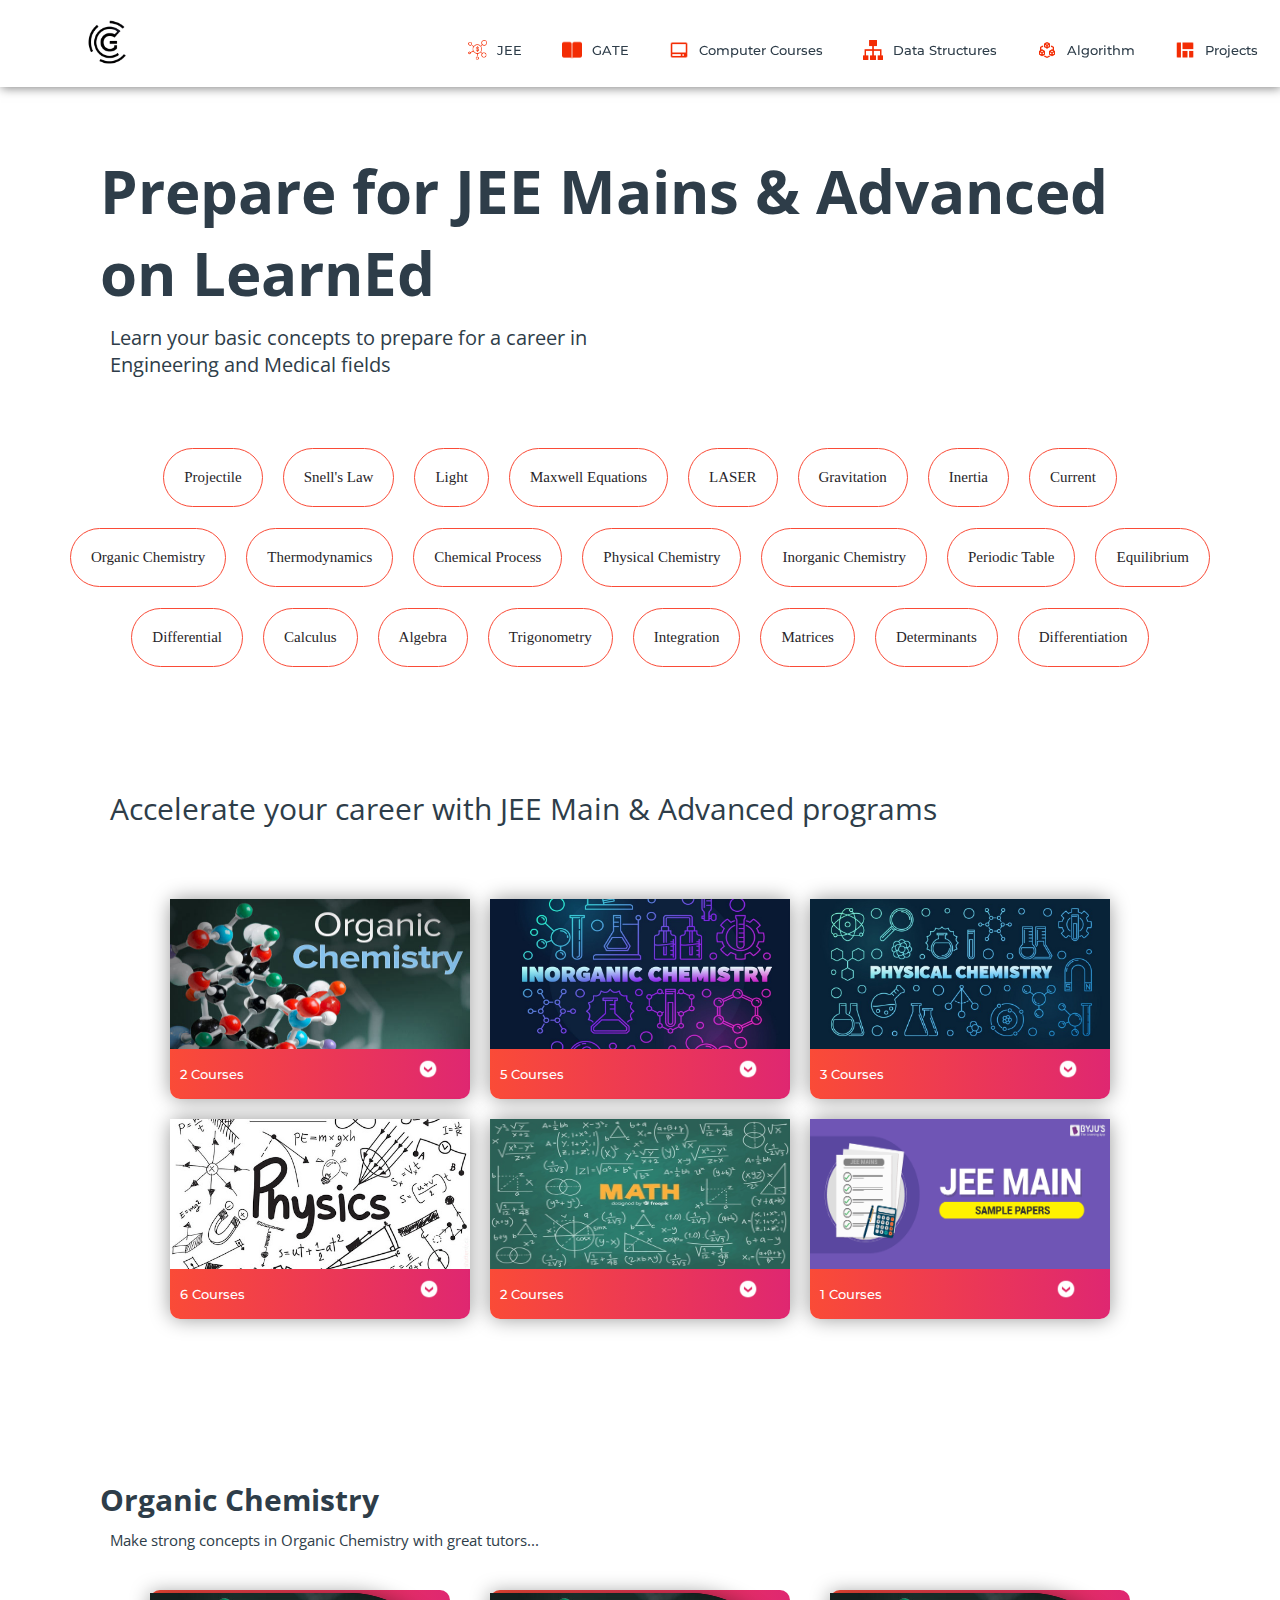
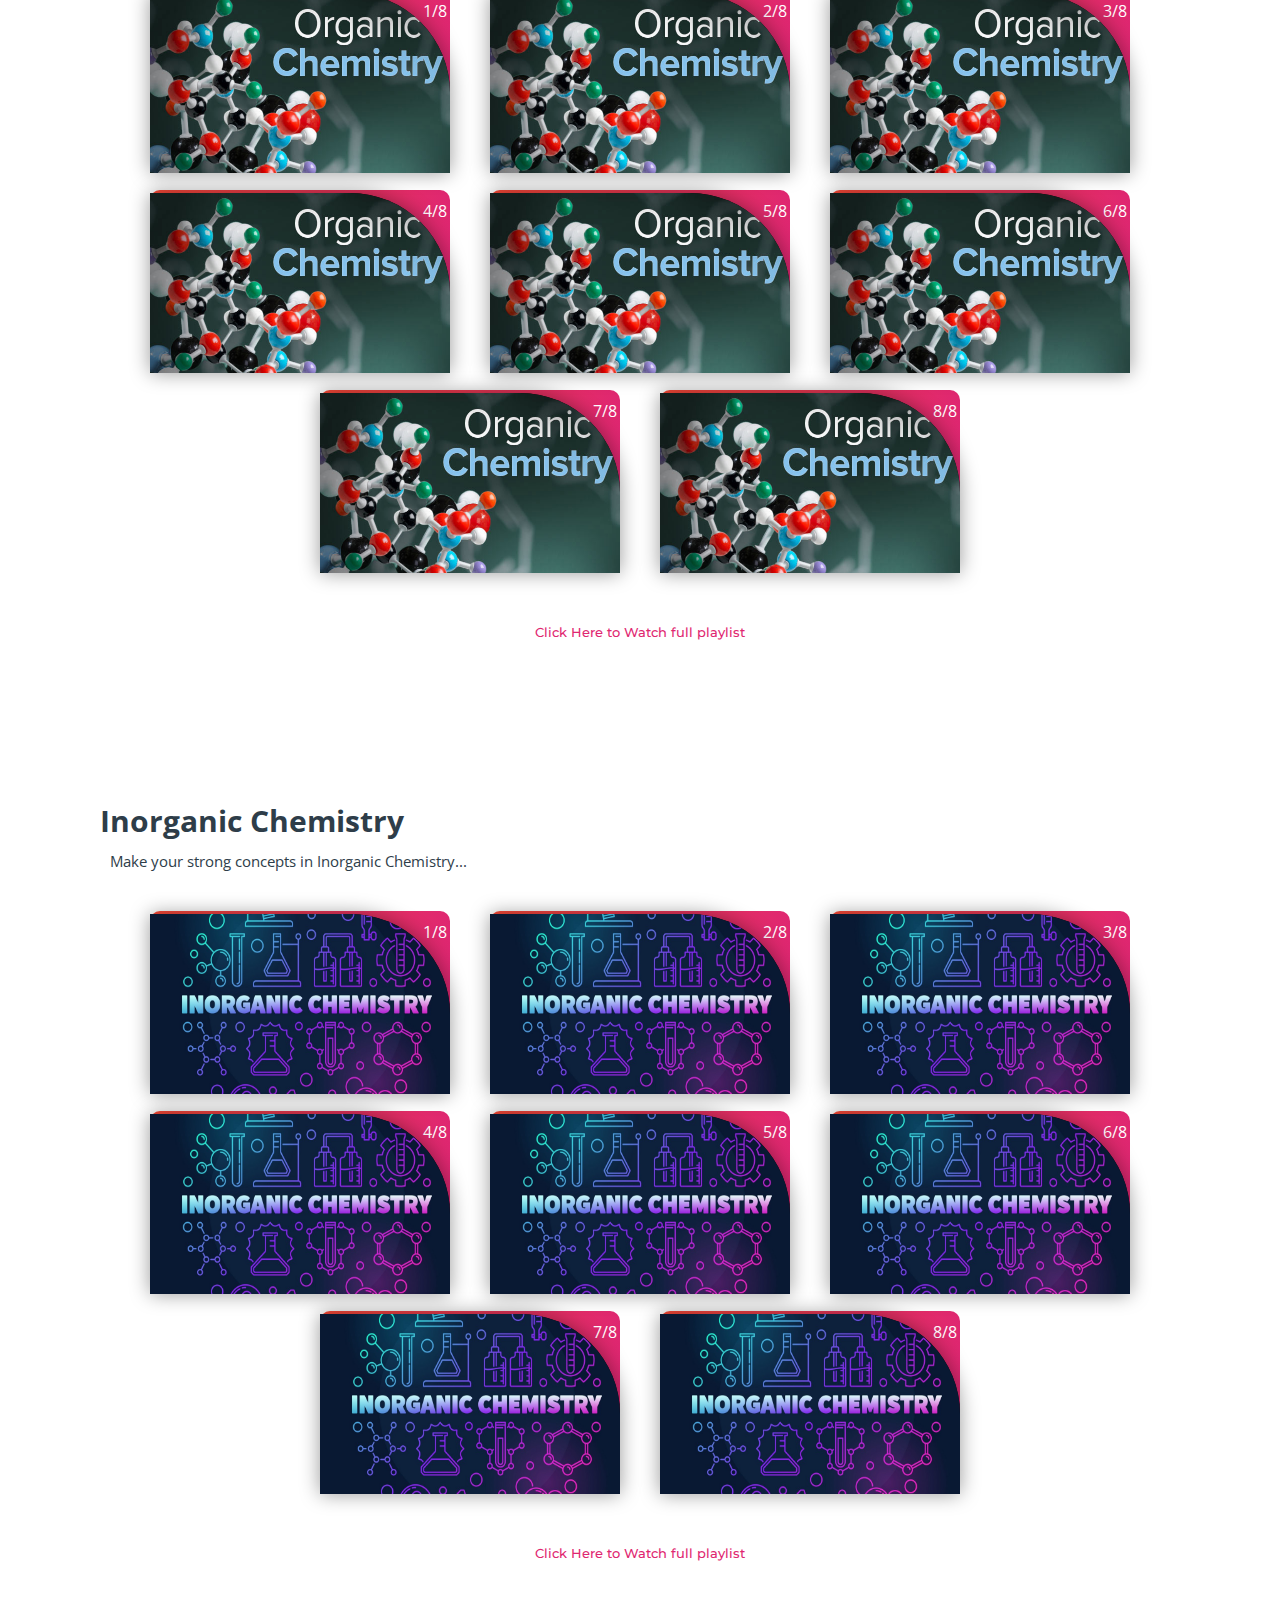
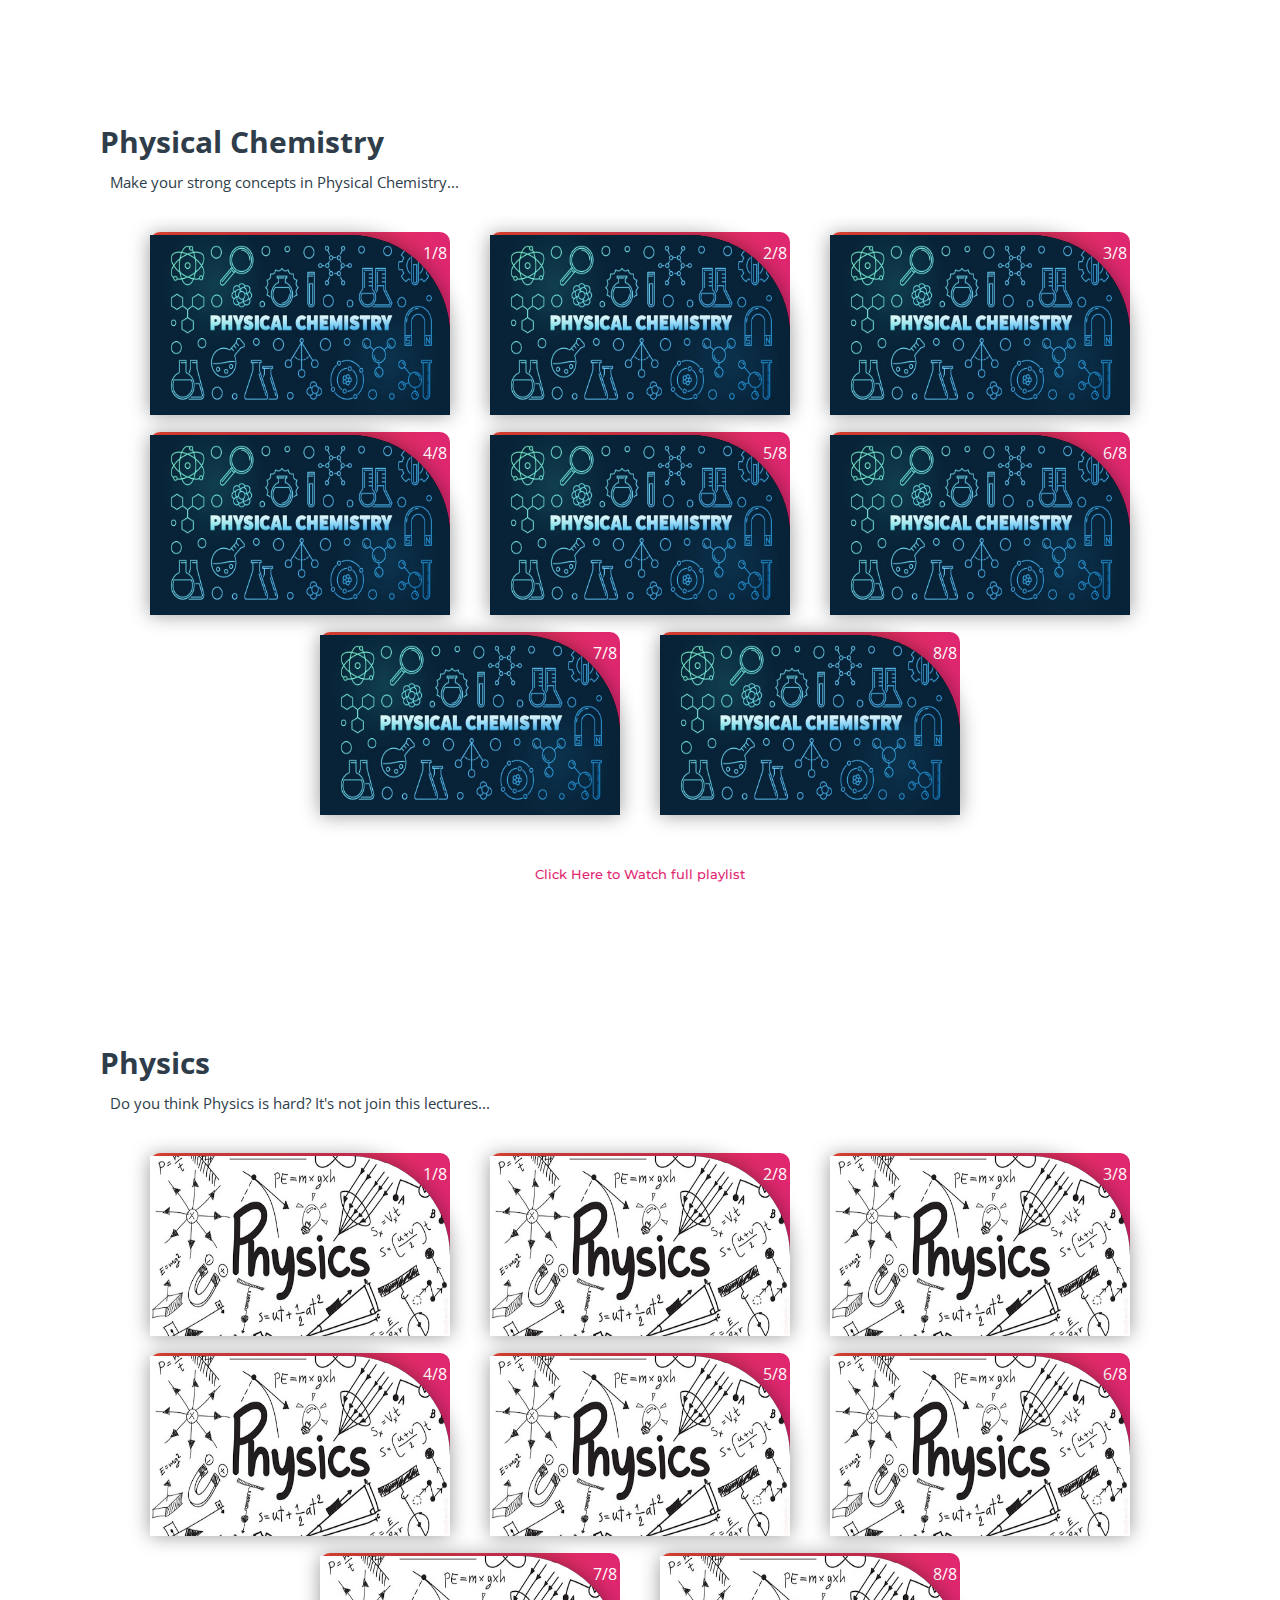
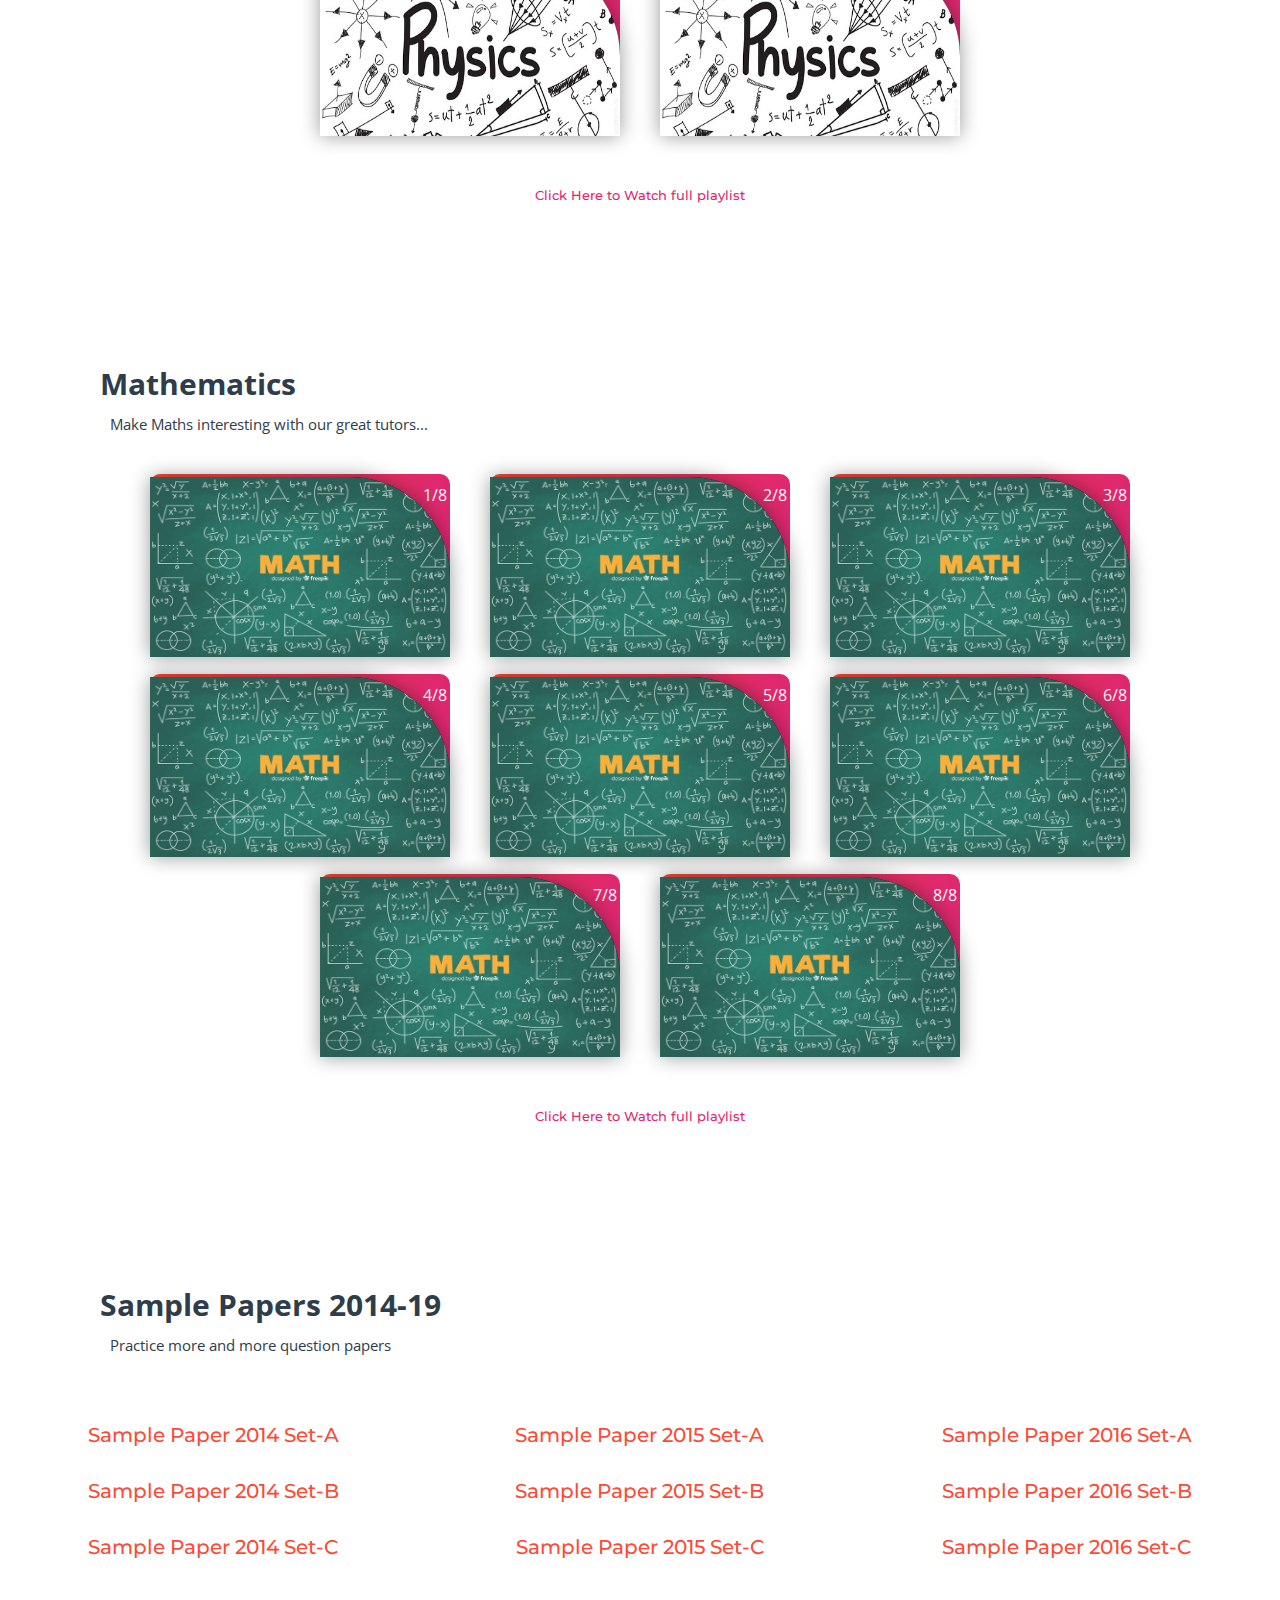
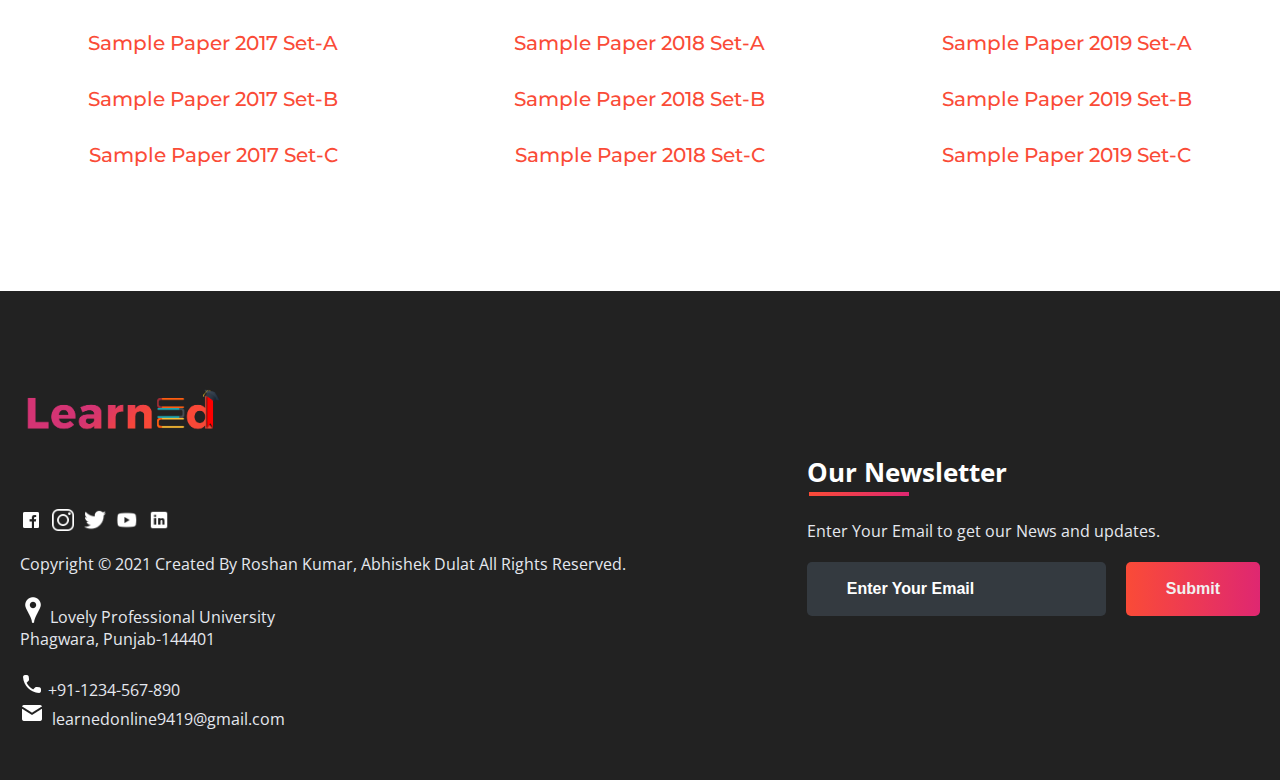
<file: subjects/jee.html>
<!DOCTYPE html>
<html>
<head>
	<link rel="shortcut icon" type="png" href="../images/icon/favicon.png">
	<title>Prepare for JEE Mains & Advanced</title>
	<link rel="stylesheet" type="text/css" href="subjects.css">
	<script type="text/javascript" src="../script.js"></script>
</head>
<body>

	<!-- NAVIGATION -->
	<header>
		<div class="nav" id="nav">
			<div id="learned-logo">
			<a href="../index.html"><img src="../images/icon/logo1.png" style="width: 5rem;height: 5rem; margin-left: 4rem;"></a></div>
			<div class="switch-tab" id="switch-tab" onclick="switchTAB()"><img src="../images/icon/menu.png"></div>
			<ul id="list-switch">
				<li><a href="#"><img src="../images/courses/d1.png" class="icon">JEE</a></li>
				<li><a href="gate.html"><img src="../images/courses/paper.png" class="icon">GATE</a></li>
				<li><a href="computer_courses.html"><img src="../images/courses/computer.png" class="icon">Computer Courses</a></li>
				<li><a href="computer_courses.html#data"><img src="../images/courses/data.png" class="icon">Data Structures</a></li>
				<li><a href="computer_courses.html#algo"><img src="../images/courses/algo.png" class="icon">Algorithm</a></li>
				<li><a href="computer_courses.html#projects"><img src="../images/courses/projects.png" class="icon">Projects</a></li>
			</ul>
			<div class="search" id="search-switch">
				<input type="text" placeholder="Search" class="srch"><button id="srchbtn"><img src="../images/icon/search.png"></button>
			</div>
		</div>
	</header>

	<div class="title">
		<span>Prepare for JEE Mains & Advanced<br>on LearnEd</span>
		<div class="shortdesc">
			<p>Learn your basic concepts to prepare for a career in<br>Engineering and Medical fields</p>
		</div>
	</div>

<!-- Quick Links -->
	<div class="course">
		<div class="cbox">
		<div class="det"><a href="https://en.wikipedia.org/wiki/Projectile" target="_blank">Projectile</a></div>
		<div class="det"><a href="https://en.wikipedia.org/wiki/Snell%27s_law" target="_blank">Snell's Law</a></div>
		<div class="det"><a href="https://en.wikipedia.org/wiki/Light" target="_blank">Light</a></div>
		<div class="det"><a href="https://en.wikipedia.org/wiki/Maxwell%27s_equations" target="_blank">Maxwell Equations</a></div>
		<div class="det"><a href="https://en.wikipedia.org/wiki/Laser" target="_blank">LASER</a></div>
		<div class="det"><a href="https://en.wikipedia.org/wiki/Gravity" target="_blank">Gravitation</a></div>
		<div class="det"><a href="https://en.wikipedia.org/wiki/Inertia" target="_blank">Inertia</a></div>
		<div class="det"><a href="https://en.wikipedia.org/wiki/Current" target="_blank">Current</a></div>
		</div>
		<div class="cbox">
		<div class="det"><a href="#organic">Organic Chemistry</a></div>
		<div class="det"><a href="https://en.wikipedia.org/wiki/Thermodynamics" target="_blank">Thermodynamics</a></div>
		<div class="det"><a href="https://en.wikipedia.org/wiki/Chemical_process" target="_blank">Chemical Process</a></div>
		<div class="det"><a href="#physical">Physical Chemistry</a></div>
		<div class="det"><a href="#inorganic">Inorganic Chemistry</a></div>
		<div class="det"><a href="https://en.wikipedia.org/wiki/Periodic_table" target="_blank">Periodic Table</a></div>
		<div class="det"><a href="https://en.wikipedia.org/wiki/Equilibrium" target="_blank">Equilibrium</a></div>
		</div>
		<div class="cbox">
		<div class="det"><a href="#math">Differential</a></div>
		<div class="det"><a href="#math">Calculus</a></div>
		<div class="det"><a href="#math">Algebra</a></div>
		<div class="det"><a href="#math">Trigonometry</a></div>
		<div class="det"><a href="#math">Integration</a></div>
		<div class="det"><a href="#math">Matrices</a></div>
		<div class="det"><a href="#math">Determinants</a></div>
		<div class="det"><a href="#math">Differentiation</a></div>
		</div>
	</div>

	<div class="inbt">
		Accelerate your career with JEE Main & Advanced programs
	</div>

<!-- COURSES AVAILABLE -->
	<div class="ccard">
	<center>
		<div class="ccardbox">
			<div class="dcard">
				<div class="fpart"><img src="../images/courses/organic.jpg"></div>
				<a href="#organic"><div class="spart">2 Courses <img src="../images/icon/dropdown.png"></div></a>
			</div>
			<div class="dcard">
				<div class="fpart"><img src="../images/courses/inorganic.jpg"></div>
				<a href="#inorganic"><div class="spart">5 Courses <img src="../images/icon/dropdown.png"></div></a>
			</div>
			<div class="dcard">
				<div class="fpart"><img src="../images/courses/physical.jpg"></div>
				<a href="#physical"><div class="spart">3 Courses <img src="../images/icon/dropdown.png"></div></a>
			</div>
		</div>
		<div class="ccardbox">
			<div class="dcard">
				<div class="fpart"><img src="../images/courses/physics.jpg"></div>
				<a href="#physics"><div class="spart">6 Courses <img src="../images/icon/dropdown.png"></div></a>
			</div>
			<div class="dcard">
				<div class="fpart"><img src="../images/courses/math.jpg"></div>
				<a href="#math"><div class="spart">2 Courses <img src="../images/icon/dropdown.png"></div></a>
			</div>
			<div class="dcard">
				<div class="fpart"><img src="../images/courses/paper-download.png"></div>
				<a href="#sample_papers"><div class="spart">1 Courses <img src="../images/icon/dropdown.png"></div></a>
			</div>
		</div>
	</center>
	</div>

<!-- VIDEOS SECTION -->
	<div class="title2" id="organic">
		<span>Organic Chemistry</span>
		<div class="shortdesc2">
			<p>Make strong concepts in Organic Chemistry with great tutors...</p>
		</div>
	</div>
	
	<center>
		<div class="ccardbox2">
			<div class="dcard2"><span class="tag" >1/8</span>
				<div class="fpart2"><img src="../images/courses/organic.jpg">
					<iframe src="https://www.youtube.com/embed/bSMx0NS0XfY" frameborder="0" allow="accelerometer; autoplay; encrypted-media; gyroscope; picture-in-picture" allowfullscreen></iframe>
				</div>
			</div>
			<div class="dcard2"><span class="tag" >2/8</span>
				<div class="fpart2"><img src="../images/courses/organic.jpg">
					<iframe src="https://www.youtube.com/embed/bSMx0NS0XfY" frameborder="0" allow="accelerometer; autoplay; encrypted-media; gyroscope; picture-in-picture" allowfullscreen></iframe>
				</div>
			</div>
			<div class="dcard2"><span class="tag" >3/8</span>
				<div class="fpart2"><img src="../images/courses/organic.jpg">
					<iframe src="https://www.youtube.com/embed/bSMx0NS0XfY" frameborder="0" allow="accelerometer; autoplay; encrypted-media; gyroscope; picture-in-picture" allowfullscreen></iframe>
				</div>
			</div>
			<div class="dcard2"><span class="tag" >4/8</span>
				<div class="fpart2"><img src="../images/courses/organic.jpg">
					<iframe src="https://www.youtube.com/embed/bSMx0NS0XfY" frameborder="0" allow="accelerometer; autoplay; encrypted-media; gyroscope; picture-in-picture" allowfullscreen></iframe>
				</div>
			</div>
		
			<div class="dcard2"><span class="tag" >5/8</span>
				<div class="fpart2"><img src="../images/courses/organic.jpg">
					<iframe src="https://www.youtube.com/embed/bSMx0NS0XfY" frameborder="0" allow="accelerometer; autoplay; encrypted-media; gyroscope; picture-in-picture" allowfullscreen></iframe>
				</div>
			</div>
			<div class="dcard2"><span class="tag" >6/8</span>
				<div class="fpart2"><img src="../images/courses/organic.jpg">
					<iframe src="https://www.youtube.com/embed/bSMx0NS0XfY" frameborder="0" allow="accelerometer; autoplay; encrypted-media; gyroscope; picture-in-picture" allowfullscreen></iframe>
				</div>
			</div>
			<div class="dcard2"><span class="tag" >7/8</span>
				<div class="fpart2"><img src="../images/courses/organic.jpg">
					<iframe src="https://www.youtube.com/embed/bSMx0NS0XfY" frameborder="0" allow="accelerometer; autoplay; encrypted-media; gyroscope; picture-in-picture" allowfullscreen></iframe>
				</div>
			</div>
			<div class="dcard2"><span class="tag" >8/8</span>
				<div class="fpart2"><img src="../images/courses/organic.jpg">
					<iframe src="https://www.youtube.com/embed/bSMx0NS0XfY" frameborder="0" allow="accelerometer; autoplay; encrypted-media; gyroscope; picture-in-picture" allowfullscreen></iframe>
				</div>
			</div>
		</div>
	</center>

<br><br>
	<div class="click-me">
		<a href="https://www.youtube.com/watch?v=bSMx0NS0XfY&list=PL8dPuuaLjXtONguuhLdVmq0HTKS0jksS4" target="_blank">Click Here to Watch full playlist</a>
	</div>

<!-- VIDEOS SECTION -->

	<div class="title2" id="inorganic">
		<span>Inorganic Chemistry</span>
		<div class="shortdesc2">
			<p>Make your strong concepts in Inorganic Chemistry...</p>
		</div>
	</div>
	<center>
		<div class="ccardbox2">
			<div class="dcard2"><span class="tag" >1/8</span>
				<div class="fpart2"><img src="../images/courses/inorganic.jpg">
					<iframe src="https://www.youtube.com/embed/2B8CRyfGLo4" frameborder="0" allow="accelerometer; autoplay; encrypted-media; gyroscope; picture-in-picture" allowfullscreen></iframe>
				</div>
			</div>
			<div class="dcard2"><span class="tag" >2/8</span>
				<div class="fpart2"><img src="../images/courses/inorganic.jpg">
					<iframe src="https://www.youtube.com/embed/2B8CRyfGLo4" frameborder="0" allow="accelerometer; autoplay; encrypted-media; gyroscope; picture-in-picture" allowfullscreen></iframe>
				</div>
			</div>
			<div class="dcard2"><span class="tag" >3/8</span>
				<div class="fpart2"><img src="../images/courses/inorganic.jpg">
					<iframe src="https://www.youtube.com/embed/2B8CRyfGLo4" frameborder="0" allow="accelerometer; autoplay; encrypted-media; gyroscope; picture-in-picture" allowfullscreen></iframe>
				</div>
			</div>
			<div class="dcard2"><span class="tag" >4/8</span>
				<div class="fpart2"><img src="../images/courses/inorganic.jpg">
					<iframe src="https://www.youtube.com/embed/2B8CRyfGLo4" frameborder="0" allow="accelerometer; autoplay; encrypted-media; gyroscope; picture-in-picture" allowfullscreen></iframe>
				</div>
			</div>
		
			<div class="dcard2"><span class="tag" >5/8</span>
				<div class="fpart2"><img src="../images/courses/inorganic.jpg">
					<iframe src="https://www.youtube.com/embed/2B8CRyfGLo4" frameborder="0" allow="accelerometer; autoplay; encrypted-media; gyroscope; picture-in-picture" allowfullscreen></iframe>
				</div>
			</div>
			<div class="dcard2"><span class="tag" >6/8</span>
				<div class="fpart2"><img src="../images/courses/inorganic.jpg">
					<iframe src="https://www.youtube.com/embed/2B8CRyfGLo4" frameborder="0" allow="accelerometer; autoplay; encrypted-media; gyroscope; picture-in-picture" allowfullscreen></iframe>
				</div>
			</div>
			<div class="dcard2"><span class="tag" >7/8</span>
				<div class="fpart2"><img src="../images/courses/inorganic.jpg">
					<iframe src="https://www.youtube.com/embed/2B8CRyfGLo4" frameborder="0" allow="accelerometer; autoplay; encrypted-media; gyroscope; picture-in-picture" allowfullscreen></iframe>
				</div>
			</div>
			<div class="dcard2"><span class="tag" >8/8</span>
				<div class="fpart2"><img src="../images/courses/inorganic.jpg">
					<iframe src="https://www.youtube.com/embed/Iuo9PpGE04Y" frameborder="0" allow="accelerometer; autoplay; encrypted-media; gyroscope; picture-in-picture" allowfullscreen></iframe>
				</div>
			</div>
		</div>
	</center>
<br><br>
	<div class="click-me">
		<a href="https://www.youtube.com/watch?v=2B8CRyfGLo4" target="_blank">Click Here to Watch full playlist</a>
	</div>

<!-- VIDEOS SECTION -->

	<div class="title2" id="physical">
		<span>Physical Chemistry</span>
		<div class="shortdesc2">
			<p>Make your strong concepts in Physical Chemistry...</p>
		</div>
	</div>
	<center>
		<div class="ccardbox2">
			<div class="dcard2"><span class="tag" >1/8</span>
				<div class="fpart2"><img src="../images/courses/physical.jpg">
					<iframe src="https://www.youtube.com/embed/2y4cf47I21A" frameborder="0" allow="accelerometer; autoplay; encrypted-media; gyroscope; picture-in-picture" allowfullscreen></iframe>
				</div>
			</div>
			<div class="dcard2"><span class="tag" >2/8</span>
				<div class="fpart2"><img src="../images/courses/physical.jpg">
					<iframe src="https://www.youtube.com/embed/2y4cf47I21A" frameborder="0" allow="accelerometer; autoplay; encrypted-media; gyroscope; picture-in-picture" allowfullscreen></iframe>
				</div>
			</div>
			<div class="dcard2"><span class="tag" >3/8</span>
				<div class="fpart2"><img src="../images/courses/physical.jpg">
					<iframe src="https://www.youtube.com/embed/2y4cf47I21A" frameborder="0" allow="accelerometer; autoplay; encrypted-media; gyroscope; picture-in-picture" allowfullscreen></iframe>
				</div>
			</div>
			<div class="dcard2"><span class="tag" >4/8</span>
				<div class="fpart2"><img src="../images/courses/physical.jpg">
					<iframe src="https://www.youtube.com/embed/2y4cf47I21A" frameborder="0" allow="accelerometer; autoplay; encrypted-media; gyroscope; picture-in-picture" allowfullscreen></iframe>
				</div>
			</div>
		
			<div class="dcard2"><span class="tag" >5/8</span>
				<div class="fpart2"><img src="../images/courses/physical.jpg">
					<iframe src="https://www.youtube.com/embed/2y4cf47I21A" frameborder="0" allow="accelerometer; autoplay; encrypted-media; gyroscope; picture-in-picture" allowfullscreen></iframe>
				</div>
			</div>
			<div class="dcard2"><span class="tag" >6/8</span>
				<div class="fpart2"><img src="../images/courses/physical.jpg">
					<iframe src="https://www.youtube.com/embed/2y4cf47I21A" frameborder="0" allow="accelerometer; autoplay; encrypted-media; gyroscope; picture-in-picture" allowfullscreen></iframe>
				</div>
			</div>
			<div class="dcard2"><span class="tag" >7/8</span>
				<div class="fpart2"><img src="../images/courses/physical.jpg">
					<iframe src="https://www.youtube.com/embed/2y4cf47I21A" frameborder="0" allow="accelerometer; autoplay; encrypted-media; gyroscope; picture-in-picture" allowfullscreen></iframe>
				</div>
			</div>
			<div class="dcard2"><span class="tag" >8/8</span>
				<div class="fpart2"><img src="../images/courses/physical.jpg">
					<iframe src="https://www.youtube.com/embed/2y4cf47I21A" frameborder="0" allow="accelerometer; autoplay; encrypted-media; gyroscope; picture-in-picture" allowfullscreen></iframe>
				</div>
			</div>
		</div>
	</center>
<br><br>
	<div class="click-me">
		<a href="https://youtu.be/2y4cf47I21A" target="_blank">Click Here to Watch full playlist</a>
	</div>


<!-- VIDEOS SECTION -->

	<div class="title2" id="physics">
		<span>Physics</span>
		<div class="shortdesc2">
			<p>Do you think Physics is hard? It's not join this lectures...</p>
		</div>
	</div>
	<center>
		<div class="ccardbox2">
			<div class="dcard2"><span class="tag" >1/8</span>
				<div class="fpart2"><img src="../images/courses/physics.jpg">
					<iframe src="https://www.youtube.com/embed/FYE0YYuAyu0" frameborder="0" allow="accelerometer; autoplay; encrypted-media; gyroscope; picture-in-picture" allowfullscreen></iframe>
				</div>
			</div>
			<div class="dcard2"><span class="tag" >2/8</span>
				<div class="fpart2"><img src="../images/courses/physics.jpg">
					<iframe src="https://www.youtube.com/embed/FYE0YYuAyu0" frameborder="0" allow="accelerometer; autoplay; encrypted-media; gyroscope; picture-in-picture" allowfullscreen></iframe>
				</div>
			</div>
			<div class="dcard2"><span class="tag" >3/8</span>
				<div class="fpart2"><img src="../images/courses/physics.jpg">
					<iframe src="https://www.youtube.com/embed/FYE0YYuAyu0" frameborder="0" allow="accelerometer; autoplay; encrypted-media; gyroscope; picture-in-picture" allowfullscreen></iframe>
				</div>
			</div>
			<div class="dcard2"><span class="tag" >4/8</span>
				<div class="fpart2"><img src="../images/courses/physics.jpg">
					<iframe src="https://www.youtube.com/embed/FYE0YYuAyu0" frameborder="0" allow="accelerometer; autoplay; encrypted-media; gyroscope; picture-in-picture" allowfullscreen></iframe>
				</div>
			</div>
		
			<div class="dcard2"><span class="tag" >5/8</span>
				<div class="fpart2"><img src="../images/courses/physics.jpg">
					<iframe src="https://www.youtube.com/embed/FYE0YYuAyu0" frameborder="0" allow="accelerometer; autoplay; encrypted-media; gyroscope; picture-in-picture" allowfullscreen></iframe>
				</div>
			</div>
			<div class="dcard2"><span class="tag" >6/8</span>
				<div class="fpart2"><img src="../images/courses/physics.jpg">
					<iframe src="https://www.youtube.com/embed/FYE0YYuAyu0" frameborder="0" allow="accelerometer; autoplay; encrypted-media; gyroscope; picture-in-picture" allowfullscreen></iframe>
				</div>
			</div>
			<div class="dcard2"><span class="tag" >7/8</span>
				<div class="fpart2"><img src="../images/courses/physics.jpg">
					<iframe src="https://www.youtube.com/embed/FYE0YYuAyu0" frameborder="0" allow="accelerometer; autoplay; encrypted-media; gyroscope; picture-in-picture" allowfullscreen></iframe>
				</div>
			</div>
			<div class="dcard2"><span class="tag" >8/8</span>
				<div class="fpart2"><img src="../images/courses/physics.jpg">
					<iframe src="https://www.youtube.com/embed/FYE0YYuAyu0" frameborder="0" allow="accelerometer; autoplay; encrypted-media; gyroscope; picture-in-picture" allowfullscreen></iframe>
				</div>
			</div>
		</div>
	</center>
<br><br>
	<div class="click-me">
		<a href="https://youtu.be/FYE0YYuAyu0" target="_blank">Click Here to Watch full playlist</a>
	</div>

<!-- VIDEOS SECTION -->

	<div class="title2" id="math">
		<span>Mathematics</span>
		<div class="shortdesc2">
			<p>Make Maths interesting with our great tutors...</p>
		</div>
	</div>
	<center>
		<div class="ccardbox2">
			<div class="dcard2"><span class="tag" >1/8</span>
				<div class="fpart2"><img src="../images/courses/math.jpg">
					<iframe src="https://www.youtube.com/embed/xxGyTHWrHZg" frameborder="0" allow="accelerometer; autoplay; encrypted-media; gyroscope; picture-in-picture" allowfullscreen></iframe>
				</div>
			</div>
			<div class="dcard2"><span class="tag" >2/8</span>
				<div class="fpart2"><img src="../images/courses/math.jpg">
					<iframe src="https://www.youtube.com/embed/xxGyTHWrHZg" frameborder="0" allow="accelerometer; autoplay; encrypted-media; gyroscope; picture-in-picture" allowfullscreen></iframe>
				</div>
			</div>
			<div class="dcard2"><span class="tag" >3/8</span>
				<div class="fpart2"><img src="../images/courses/math.jpg">
					<iframe src="https://www.youtube.com/embed/xxGyTHWrHZg" frameborder="0" allow="accelerometer; autoplay; encrypted-media; gyroscope; picture-in-picture" allowfullscreen></iframe>
				</div>
			</div>
			<div class="dcard2"><span class="tag" >4/8</span>
				<div class="fpart2"><img src="../images/courses/math.jpg">
					<iframe src="https://www.youtube.com/embed/xxGyTHWrHZg" frameborder="0" allow="accelerometer; autoplay; encrypted-media; gyroscope; picture-in-picture" allowfullscreen></iframe>
				</div>
			</div>
		
			<div class="dcard2"><span class="tag" >5/8</span>
				<div class="fpart2"><img src="../images/courses/math.jpg">
					<iframe src="https://www.youtube.com/embed/xxGyTHWrHZg" frameborder="0" allow="accelerometer; autoplay; encrypted-media; gyroscope; picture-in-picture" allowfullscreen></iframe>
				</div>
			</div>
			<div class="dcard2"><span class="tag" >6/8</span>
				<div class="fpart2"><img src="../images/courses/math.jpg">
					<iframe src="https://www.youtube.com/embed/xxGyTHWrHZg" frameborder="0" allow="accelerometer; autoplay; encrypted-media; gyroscope; picture-in-picture" allowfullscreen></iframe>
				</div>
			</div>
			<div class="dcard2"><span class="tag" >7/8</span>
				<div class="fpart2"><img src="../images/courses/math.jpg">
					<iframe src="https://www.youtube.com/embed/xxGyTHWrHZg" frameborder="0" allow="accelerometer; autoplay; encrypted-media; gyroscope; picture-in-picture" allowfullscreen></iframe>
				</div>
			</div>
			<div class="dcard2"><span class="tag" >8/8</span>
				<div class="fpart2"><img src="../images/courses/math.jpg">
					<iframe src="https://www.youtube.com/embed/xxGyTHWrHZg" frameborder="0" allow="accelerometer; autoplay; encrypted-media; gyroscope; picture-in-picture" allowfullscreen></iframe>
				</div>
			</div>
		</div>
	</center>

<br><br>
	<div class="click-me">
		<a href="https://youtu.be/xxGyTHWrHZg" target="_blank">Click Here to Watch full playlist</a>
	</div>


<!-- SAMPLE PAPERS -->
	<div class="title2" id="sample_papers">
		<span>Sample Papers 2014-19</span>
		<div class="shortdesc2">
			<p>Practice more and more question papers</p>
		</div>
	</div>

	<div class="sample">
		<ul>
			<li><a href="../samplePapers/p1.pdf" target="_blank">Sample Paper 2014 Set-A</a></li>
			<li><a href="../samplePapers/p1.pdf" target="_blank">Sample Paper 2014 Set-B</a></li>
			<li><a href="../samplePapers/p1.pdf" target="_blank">Sample Paper 2014 Set-C</a></li>
		</ul>
		<ul>
			<li><a href="../samplePapers/p1.pdf" target="_blank">Sample Paper 2015 Set-A</a></li>
			<li><a href="../samplePapers/p1.pdf" target="_blank">Sample Paper 2015 Set-B</a></li>
			<li><a href="../samplePapers/p1.pdf" target="_blank">Sample Paper 2015 Set-C</a></li>
		</ul>
		<ul>
			<li><a href="../samplePapers/p1.pdf" target="_blank">Sample Paper 2016 Set-A</a></li>
			<li><a href="../samplePapers/p1.pdf" target="_blank">Sample Paper 2016 Set-B</a></li>
			<li><a href="../samplePapers/p1.pdf" target="_blank">Sample Paper 2016 Set-C</a></li>
		</ul>
	</div>
	<div class="sample lastSample">
		<ul>
			<li><a href="../samplePapers/p1.pdf" target="_blank">Sample Paper 2017 Set-A</a></li>
			<li><a href="../samplePapers/p1.pdf" target="_blank">Sample Paper 2017 Set-B</a></li>
			<li><a href="../samplePapers/p1.pdf" target="_blank">Sample Paper 2017 Set-C</a></li>
		</ul>
		<ul>
			<li><a href="../samplePapers/p1.pdf" target="_blank">Sample Paper 2018 Set-A</a></li>
			<li><a href="../samplePapers/p1.pdf" target="_blank">Sample Paper 2018 Set-B</a></li>
			<li><a href="../samplePapers/p1.pdf" target="_blank">Sample Paper 2018 Set-C</a></li>
		</ul>
		<ul>
			<li><a href="../samplePapers/p1.pdf" target="_blank">Sample Paper 2019 Set-A</a></li>
			<li><a href="../samplePapers/p1.pdf" target="_blank">Sample Paper 2019 Set-B</a></li>
			<li><a href="../samplePapers/p1.pdf" target="_blank">Sample Paper 2019 Set-C</a></li>
		</ul>
	</div>

<!-- FOOTER -->
<footer>
	<div class="footer-container">
		<div class="left-col">
			<img src="../images/icon/logo - Copy.png" style="width: 200px;">
			<div class="logo"></div>
			<div class="social-media">
				<a href="#"><img src="../images/icon\fb.png"></a>
				<a href="#"><img src="../images/icon\insta.png"></a>
				<a href="#"><img src="../images/icon\tt.png"></a>
				<a href="#"><img src="../images/icon\ytube.png"></a>
				<a href="#"><img src="../images/icon\linkedin.png"></a>
			</div><br><br>
			<p class="rights-text">Copyright © 2021 Created By Roshan Kumar, Abhishek Dulat All Rights Reserved.</p>
			<br><p><img src="../images/icon/location.png"> Lovely Professional University<br>Phagwara, Punjab-144401</p><br>
			<p><img src="../images/icon/phone.png"> +91-1234-567-890<br><img src="../images/icon/mail.png">&nbsp; learnedonline9419@gmail.com</p>
		</div>
		<div class="right-col">
			<h1 style="color: #fff">Our Newsletter</h1>
			<div class="border"></div><br>
			<p>Enter Your Email to get our News and updates.</p>
			<form class="newsletter-form">
				<input class="txtb" type="email" placeholder="Enter Your Email">
				<input class="btn" type="submit" value="Submit">
			</form>
		</div>
	</div>
</footer>

</body>
</html>
</file>
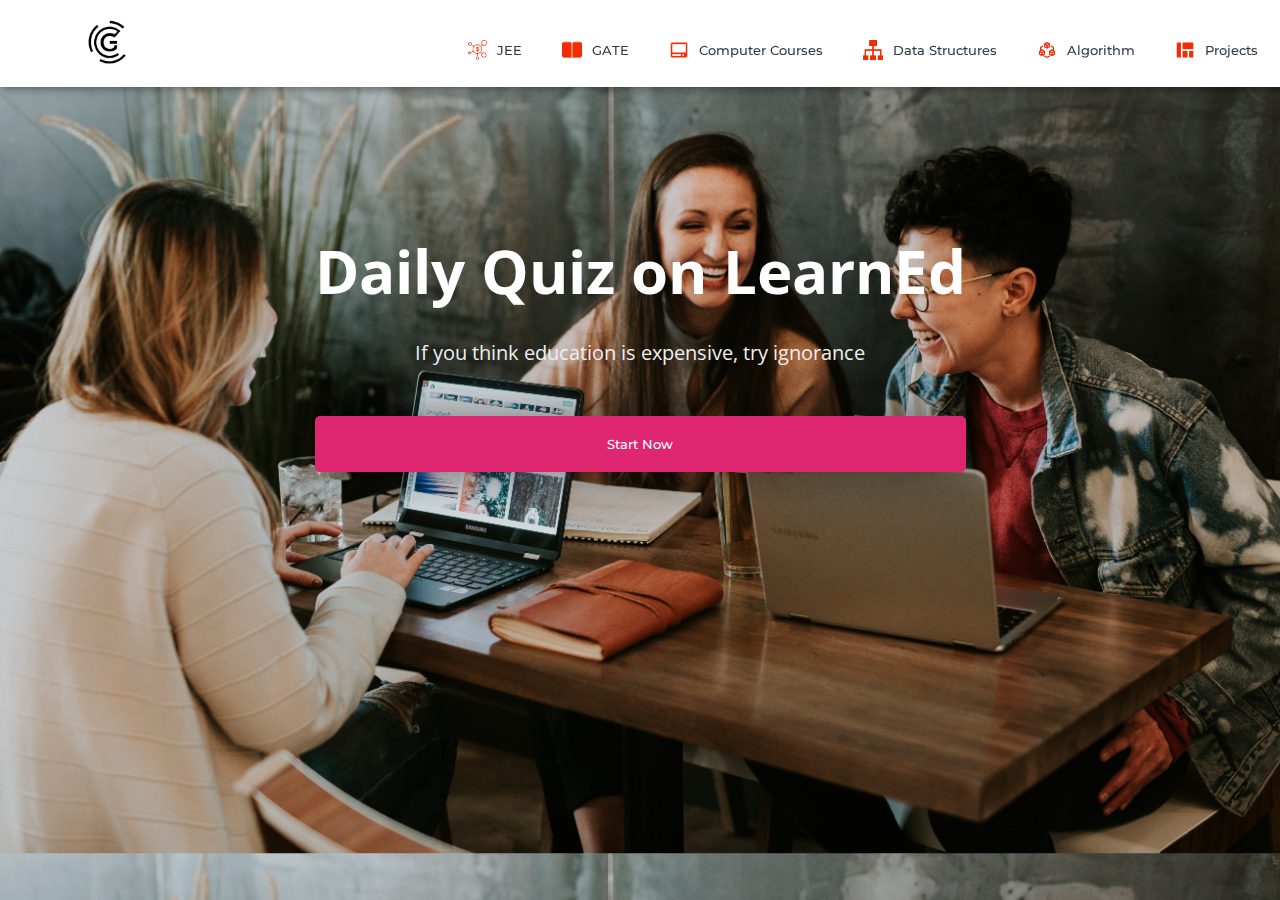
<file: subjects/quiz.html>
<!DOCTYPE html>
<html>
<head>
	<link rel="shortcut icon" type="png" href="../images/icon/favicon.png">
	<title>Quiz on LearnEd</title>
	<link rel="stylesheet" type="text/css" href="quizStyle.css">
	<script type="text/javascript" src="../script.js"></script>
</head>
<body>
	
<!-- NAVIGATION -->
	<header>
		<div class="nav" id="nav">
			<div id="learned-logo">
			<a href="../index.html"><img src="../images/icon/logo1.png" style="width: 5rem;height: 5rem; margin-left: 4rem;"></a></div>
			<div class="switch-tab" id="switch-tab" onclick="switchTAB()"><img src="../images/icon/menu.png"></div>
			<ul id="list-switch">
				<li><a href="jee.html"><img src="../images/courses/d1.png" class="icon">JEE</a></li>
				<li><a href="gate.html"><img src="../images/courses/paper.png" class="icon">GATE</a></li>
				<li><a href="computer_courses.html"><img src="../images/courses/computer.png" class="icon">Computer Courses</a></li>
				<li><a href="computer_courses.html#data"><img src="../images/courses/data.png" class="icon">Data Structures</a></li>
				<li><a href="computer_courses.html#algo"><img src="../images/courses/algo.png" class="icon">Algorithm</a></li>
				<li><a href="computer_courses.html#projects"><img src="../images/courses/projects.png" class="icon">Projects</a></li>
			</ul>
			<div class="search" id="search-switch">
				<input type="search" placeholder="Search" class="srch"><button id="srchbtn"><img src="../images/icon/search.png"></button>
			</div>
		</div>
	</header>
	

<!-- MAIN Heading of Page -->
	<div class="title" id="title">
		<span>Daily Quiz on LearnEd</span>
		<div class="shortdesc"><br>
			<p>If you think education is expensive, try ignorance</p>
		</div>
		<button onclick="startquiz()">Start Now</button>
	</div>


<div class="panel" id="panel">
	
	<div class="left-side" id="left">
		<ul>
			<li onclick="quizt(1)">HOME</li>
			<li onclick="quizt(2)">JEE Mains</li>
			<li onclick="quizt(3)">JEE Advanced</li>
			<li onclick="quizt(4)">GATE</li>
			<li onclick="quizt(5)">C/C++</li>
			<li onclick="quizt(6)">Java</li>
			<li onclick="quizt(7)">Python</li>
			<li onclick="quizt(8)">JavaScript</li>
			<li onclick="quizt(9)">Data Structures</li>
			<li onclick="quizt(10)">Algorithm</li>
			<li onclick="quizt(11)">Interview Questions</li>
		</ul>
	</div>

	<div class="right-side" id="right">
		<div id="quiz-container">
			
			<div id="f1"><div class="quiz-frame main-frame"></div></div>

			<div id="f2"><iframe class="quiz-frame" src="https://docs.google.com/forms/d/e/1FAIpQLSe3hXLPuiQGqj1n3IeeAzM8YLNpgJIIk_zfteoEdWka4X3wxQ/viewform?embedded=true" frameborder="0" marginheight="0" marginwidth="0">Loading…</iframe></div>
			
			<div id="f3"><iframe class="quiz-frame" src="https://docs.google.com/forms/d/e/1FAIpQLSeVTLsd_AqZGpbIMnZRm20OKrjjiYSirWBjfCHpWtAsMQU--g/viewform?embedded=true" frameborder="0" marginheight="0" marginwidth="0">Loading…</iframe></div>
			
			<div id="f4"><iframe class="quiz-frame" src="https://docs.google.com/forms/d/e/1FAIpQLSdjSKZhQp5jqqR34zD_uWMtgXr18F9pdK6YqcafLSP6J7VZjw/viewform?embedded=true" frameborder="0" marginheight="0" marginwidth="0">Loading…</iframe></div>

			<div id="f5"><iframe class="quiz-frame" src="https://docs.google.com/forms/d/e/1FAIpQLSe1xs1-41MAbLN7KkXrJwtGdbl5ydxe_vX_nmFRjf6c0wtYkA/viewform?embedded=true"  frameborder="0" marginheight="0" marginwidth="0">Loading…</iframe></iframe></div>
			
			<div id="f6"><iframe class="quiz-frame" src="https://docs.google.com/forms/d/e/1FAIpQLSdHFDm_BakVxro_zJI78OF2OLJpXgDzzaAVMHD9hptWlXBSpA/viewform?embedded=true" frameborder="0" marginheight="0" marginwidth="0">Loading…</iframe></div>
			
			<div id="f7"><iframe class="quiz-frame" src="https://docs.google.com/forms/d/e/1FAIpQLSdgD7yFEJtqpkImDiLAaQ7w9VcsO688gr1V3Gl7FqwM5yXtWQ/viewform?embedded=true" frameborder="0" marginheight="0" marginwidth="0">Loading…</iframe></div>

			<div id="f8"><iframe class="quiz-frame" src="https://docs.google.com/forms/d/e/1FAIpQLSchDBnai_Aup7YFJQegg4z-qoB338p010VgZRxBYDT17xoRew/viewform?embedded=true" frameborder="0" marginheight="0" marginwidth="0">Loading…</iframe></div>

			<div id="f9"><iframe class="quiz-frame" src="https://docs.google.com/forms/d/e/1FAIpQLSfY5oIAz4R9Ty-LBpx7h4th6OJ0-RkrxIlLslRV4NjwwW8_uw/viewform?embedded=true" frameborder="0" marginheight="0" marginwidth="0">Loading…</iframe></div>
			
			<div id="f10"><iframe class="quiz-frame" src="https://docs.google.com/forms/d/e/1FAIpQLSflwS89sG7H98J9vFgFqJgsKaZ5gpq3yUlOiW3up7RQQ-qRnw/viewform?embedded=true" frameborder="0" marginheight="0" marginwidth="0">Loading…</iframe></div>

			<div id="f11"><iframe class="quiz-frame" src="https://docs.google.com/forms/d/e/1FAIpQLSe_aS8-CMNFdUzI1UE73zahC2bmMwJkmB6FJXPIeKbLIBqB4Q/viewform?embedded=true" frameborder="0" marginheiclass="quiz-frame" ght="0" marginwidth="0">Loading…</iframe></div>

		</div>
	</div>

</div>

	<script type="text/javascript" src="../script.js"></script>
</body>
</html>
</file>
<file: loginStyle.css>
* {
	margin: 0;
	padding: 0;
	font-family: sans-serif;
}

body {
	background-image: linear-gradient(rgba(0,0,0,0),rgba(0,0,0,0.5)),url("images/extra/backwallpaper.jpg");
	background-size: cover;
	background-attachment: fixed;
	display: flex;
	justify-content: center;
}
.logo {
	display: flex;
	justify-content: center;
}
.logo img {
	width: 100px;
}
.form-box
{
	width: 380px;
	height: 500px;
	position: relative;
	margin: 6% auto;
	background: #fff8;
	padding: 5px;
	border-radius: 5px;
	overflow: hidden;
	box-shadow: 0px 0px 100px rgba(0,0,0,0.4);
}

.button-box
{
	width: 220px;
	margin: 35px auto;
	position: relative;
	box-shadow: 0 0 20px 9px rgba(0,0,0,.1);
	border-radius: 30px;
}

.toggle-btn
{
	padding: 10px 30px;
	cursor: pointer;
	background: transparent;
	position: relative;
	border: 0;
	outline: none;
}

#btn
{
	top: 0;
	left: 0;
	position: absolute;
	width: 110px;
	height: 100%;
	background: linear-gradient(to right, #FA4B37, #DF2771);
	border-radius: 30px;
	transition: 0.5s;
}
.social-icons
{
	margin: 30px auto;
	text-align: center;
}
.social-icons img
{
	width: 30px;
	margin: 0 7px;
	cursor: pointer;
	opacity: 0.85;
}

.input-group
{
	top: 180px;
	position: absolute;
	width: 280px;
	transition: .5s;
	font-size: 13px;
	color: #010101;
}
.inp {
	border-bottom: 1px solid rgba(0,0,0,0.4);
	justify-content: center;
}
.inp img{
	width: 20px;
	padding-right: 10px;
}
.input-field
{
	width: 100%;
	padding: 10px 0;
	margin: 5px 0;
	border-left: 0;
	border-right: 0;
	border-top: 0;
	border-bottom: 1px solid rgba(0,0,0,0.4);
	outline: none;
	background: transparent;
	color: rgba(0,0,0);
}
::placeholder { /* Chrome, Firefox, Opera, Safari 10.1+ */
	color: rgba(0,0,0,0.7);
	/*opacity: 1;  Firefox */
}
#register .input-field {
	color: rgba(0,0,0,0.8);
}
.submit-btn
{
	width: 85%;
	padding: 10px 30px;
	cursor: pointer;
	display: block;
	margin: auto;
	background: linear-gradient(to right, #FA4B37, #DF2771);
	color: #fff;
	border: 0;
	outline: none;
	border-radius: 30px;
}

.reg-btn {
	background: lightgray;
}
.check-box
{
	cursor: pointer;
	margin: 30px 10px 30px 0;
}

.instead {
	margin-top: 10px;
}
.instead h3 {
    overflow: hidden;
    text-align: center;
    color: rgba(0,0,0,0.6);
}
.instead h3:before,
.instead h3:after {
    background-color: rgba(0,0,0,0.5);
    content: "";
    display: inline-block;
    height: 1px;
    position: relative;
    vertical-align: middle;
    width: 50%;
}
.instead h3:before {
    right: 0.5em;
    margin-left: -50%;
}
.instead h3:after {
    left: 0.5em;
    margin-right: -50%;
}
span
{
	color: rgba(0,0,0,0.8);
	font-size: 12px;
}

#login
{
	left: 50px;
}
#register
{
	left: 450px;
}

.other {
	display: grid;
	justify-content: center;
	margin-top: 250px;
}

.connect {
	display: flex;
	margin: 10px;
	padding: 0px 30px;
	align-items: center;
	text-align: center;
	justify-content: center;
	border: 1px solid lightgray;
	cursor: pointer;
	outline: none;
	/*border-radius: 10px;*/
	background: #fff3;
}
.connect:hover {
	background: #fff8;
}
.connect img {
	padding: 5px;
	width: 25px;
}
.connect span {
	padding: 10px;
	font-size: 15px;
}
</file>
<file: subjects/subjects.css>
@import url('https://fonts.googleapis.com/css?family=Montserrat:500&display=swap');
@import url('https://fonts.googleapis.com/css?family=Dancing+Script&display=swap');
@import url('https://fonts.googleapis.com/css?family=Open+Sans&display=swap');

* {
	box-sizing: border-box;
	margin: 0;
	padding: 0;
}
html {
	scroll-behavior: smooth;
}
body {
	background: #FFF;
	font-family: 'Open Sans', sans-serif;
}

/*SCROLLBAR Styling*/
::-webkit-scrollbar {
  width: 5px;
}
::-webkit-scrollbar-thumb {
  background: #FA4B37;
  border-radius: 5px;
}
::-webkit-scrollbar-thumb:hover {
  background: #DF2771; 
}

/*NAVIGATION BAR*/
.nav
{
	width: 100%;
	background-color: #fff;
	display: flex;
	flex-wrap: wrap;
	justify-content: space-between;
	align-items: center;
	padding: 2px 2px;
	position: fixed;
	top: 0px;
	z-index: 10;
	box-shadow: 1px 1px 10px rgba(0,0,0,0.5);
}

.nav li, a, button
{
	float: left;
	font-family: "Montserrat", sans-serif;
	font-weight: 500;
	font-size: 13px;
	color: #2E3D49;
	display: block;
	text-decoration: none;
	text-align: center;
}

.nav ul li img {
	width: 20px;
	margin-right: 10px;
	transform: translateY(5px);
	padding-top: 5px;
}

.nav ul li 
{
	list-style: none;
	display: inline-block;
	padding: 0px 20px;
}

.nav ul li a
{
	transition: all 0.3s ease 0s;
}

.nav ul li a:hover
{
	color: #FA4B37;
}

.nav button
{
	padding: 9px 25px;
	background: linear-gradient(to right, #FA4B37, #DF2771);
	color: #fff;
	border: none;
	border-radius: 5px;
	cursor: pointer;
	outline: none;
	transition: all 0.3s ease 0s;
}
#srchbtn {
	padding: 9px 20px;
}
#srchbtn img {
	width: 15px;
	filter: brightness(100);
}
.nav button:hover
{
	opacity: .9;
}
.nav .search
{
	float: right;
}
.nav .search .srch
{
	font-size: 13px;
	width: 300px;
	border: none;
	outline: none;
	border-bottom: 2px solid #FA4B37;
	padding: 9px;
}
.nav .search button
{
	margin-right: 5px;
	float: right;
	margin-left: 10px;
}
.nav .switch-tab {
	cursor: pointer;
	visibility: hidden;
}
.nav .switch-tab img {
	width: 20px;
}
.nav .check-box {
	cursor: pointer;
	visibility: hidden;
}

/*TITLE*/
.title {
	margin-top: 150px;
	margin-left: 100px;
}
.title span{
	font-weight: 700;
	font-family: 'Open Sans', sans-serif;
	font-size: 60px;
	color: #2E3D49;
}
.title .shortdesc {
	padding: 10px;
	font-family: 'Open Sans', sans-serif;
	font-size: 20px;
	color: #2E3D49;
	margin-bottom: 50px;
}

/*Quick Links*/
.course {
	display: grid;
	justify-content: center;
}

.cbox {
	display: inline-flex;
	flex-wrap: wrap;
	justify-content: center;
}
.cbox .det {
	height: 60px;
	margin: 10px;
	background: #fff;
	cursor: pointer;
	border-radius: 50px;
}
.cbox .det a{
	justify-content: space-around;
	width: 100%;
	padding: 20px;
	border-radius: 50px;
	border: 1px solid #FA4B37;
	font-size: 15px;
	color: #272529;
	font-family: cursive;
	text-decoration: none;
}

.cbox .det a:hover{
	background: linear-gradient(to right, #FA4B37, #DF2771);
	color: white;
}

.inbt {
	padding: 10px;
	font-family: 'Open Sans', sans-serif;
	font-size: 30px;
	color: #2E3D49;
	margin: 100px;
	margin-bottom: 50px;
}

/*COURSES AVAILABLE*/
.ccard {
	display: flex;
	flex-wrap: wrap;
	justify-content: center;
	align-items: center;
}
.ccardbox {
	display: flex;
	flex-wrap: wrap;
	justify-content: center;
}

.dcard {
	margin: 10px;
	width: 300px;
	height: 200px;
	background: linear-gradient(to right, #FA4B37, #DF2771);
	border-radius: 10px;
	box-shadow: 0 0 20px rgba(0,0,0,0.4);
}

.dcard .fpart {
	width: inherit;
	height: 150px;
	color: #000;
	text-align: left;
	overflow: hidden;
}
.dcard .fpart img {
	width: 100%;
	height: 100%;
}

.dcard .spart {
	padding: 10px;
	padding-right: 0px;
	color: #fff;
	text-align: left;
	cursor: pointer;
}
.dcard .spart img {
	width: 20px;
	margin-left: 170px;
	cursor: pointer;
	/* transform: rotate(180deg); */
}

.dcard:hover .fpart img{
	transition: .8s ease;
	transform: scale(1.2);
}

/*Small Titles for  Topics*/
.title2 {
	position: relative;
	padding-top: 150px;
	margin-left: 100px;
}
.title2 span{
	font-weight: 700;
	font-family: 'Open Sans', sans-serif;
	font-size: 30px;
	color: #2E3D49;
}
.title2 .shortdesc2 {
	padding: 10px;
	font-family: 'Open Sans', sans-serif;
	font-size: 15px;
	color: #2E3D49;
	margin-bottom: 10px;
}

/*Videos Section*/
.ccardbox2 {
	display: flex;
	justify-content: center;
	flex-wrap: wrap;
}

.dcard2 {
	margin: 20px;
	width: 300px;
	height: 160px;
	background: linear-gradient(to right, #FA4B37, #DF2771);
	border-radius: 10px;
}
.dcard2:hover .fpart2 img {
	display: none;
}
.dcard2 .fpart2 { 
	width: inherit;
	height: 180px;
	background: #000;
	color: #000;
	text-align: left;
	border-top-right-radius: 100px;
	transform: translateY(-19px);
	box-shadow: 0 0 20px rgba(0,0,0,0.4);
	overflow: hidden;
}
.dcard2 .tag {
	position: relative;
	margin-left: 270px;
	top: 10px;
	color: #fff;
}
.dcard2 .fpart2 img {
	width: 100%;
	height: 100%;
}
.fpart2 iframe {
	height: inherit;
	width: inherit;
}

/*Watch Full Playlist*/
.click-me {
	justify-content: center;
	display: flex;
}
.click-me a {
	color: #DF2771;
	text-decoration: none;
	transition-duration: .5s;
	padding: 10px;
}
.click-me a:hover {
	background: #DF2771;
	color: #fff;
}

/*PROJECTS*/
.project-panel {
	/*background: #000;*/
	display: flex;
	flex-wrap: wrap;
	align-items: center;
	justify-content: center;
}
.project-card {
	width: 250px;
	/*height: 220px;*/
	background: #fff;
	margin-right: 10px;
	margin-bottom: 10px;
	border-radius: 5px;
	cursor: pointer;
	box-shadow: 2px 2px 10px rgba(0,0,0,0.3);
}
.project-card img {
	width: inherit;
	/*height: 140px;*/
}
.project-card:hover {
	transform: scale(1.2);
	transition: .5s ease;
}
.project-card:hover .download a{
	visibility: visible;
}
.project-card .info {
	padding: 10px;
}
.project-card .info h4 {
	color: #2E3D49;
}
.project-card .info p {
	font-size: 12px;
}
.download {
	margin-top: 10px;
	display: flex;
	justify-content: center;
}
.download a{
	padding: 5px 10px;
	color: #DF2771;
	font-size: .8em;
	visibility: hidden;
}
.download:hover a{
	transition: .5s ease;
	background: #DF2771;
	color: #fff;
}


/*Sample Papers*/

.sample {
	display: flex;
	align-items: center;
	flex-wrap: wrap;
	justify-content: space-around;
}
.lastSample {
	margin-bottom: 100px;
}
.sample ul {
	margin: 20px;
}

.sample ul li{
	padding: 28px;
	list-style: none;
}

.sample ul li a {
	color: #FA4B37;
	width: 300px;
	font-size: 20px;
}

/*Footer*/

footer {
	color: #E5E8EF;
	background: #000D;
	padding: 50px 0; 
}

footer .footer-container {
	max-width: 1300px;
	margin: auto;
	padding: 0 20px;
	display: flex;
	justify-content: space-between;
	align-items: center;
	flex-wrap: wrap-reverse;
}

footer .social-media img{
	width: 22px;
}

footer .logo {
	width: 180px;
	color: #fff;
	font-family: 'Montserrat', cursive;
}
footer .social-media{
	margin: 20px 0;
}

footer .social-media a{
	color: #001a21;
	margin-right: 10px;
	font-size: 22px;
	text-decoration: none;
}

footer .right-col h1{
	font-size: 26px;
}
footer .border{
	width: 100px;
	height: 4px;
	background: linear-gradient(to right, #FA4B37, #DF2771);
	margin: 2px;
}

footer .newsletter-form {
	display: flex;
	justify-content: center;
	align-items: center;
	flex-wrap: wrap;
}
footer input::placeholder {
  color: white !important;
}
footer .txtb {
	flex: 1;
	padding: 18px 40px;
	font-size: 16px;
	background: #343A40;
	border: none;
	font-weight: 700;
	outline: none;
	border-radius: 5px;
	min-width: 260px;
	margin-top: 20px;
	color: white;
}

footer .btn {
	margin-top: 20px;
	padding: 18px 40px;
	font-size: 16px;
	color: #f1f1f1;
	background: linear-gradient(to right, #FA4B37, #DF2771);
	border: none;
	font-weight: 700;
	outline: none;
	border-radius: 5px;
	margin-left: 20px;
	cursor: pointer;
	transition: opacity .3s linear;	
}

footer .btn:hover {
	opacity: .7;
}


/*For Responsive Website*/
@media screen and (max-width: 960px) {
	.footer-container {
		max-width: 600px;
	}
	.right-col {
		width: 100%;
		margin-bottom: 60px;
	}
	.left-col {
		width: 100%;
		text-align: center;
	}
	.social-media {
		display: flex;
		justify-content: center;
	}
}

@media screen and (max-width: 700px) {
	footer .btn{
		margin: 0;
		width: 100%;
		margin-top: 20px;
	}
}
@media screen and (max-width: 1366px) {
	.search {
		display: none;
		margin-bottom: 10px;
	}
}

@media screen and (max-width: 1000px) {
	.nav ul, .nav .search {
		display: none;
	}
	.nav #learned-logo {
		transition: 1s ease;
		margin-left: 40%;
		transform: scale(1.5);
	}
	.nav ul li{
		width: 100%;
		margin-bottom: 5px;
	}
	.nav .switch-tab {
		visibility: visible;
	}
	.nav .check-box {
		visibility: visible;
	}
	.search {
		visibility: visible;
		margin: 30px;
		margin-top: 0px;
	}
}
</file>
<file: subjects/quizStyle.css>
@import url('https://fonts.googleapis.com/css?family=Montserrat:500&display=swap');
@import url('https://fonts.googleapis.com/css?family=Dancing+Script&display=swap');
@import url('https://fonts.googleapis.com/css?family=Open+Sans&display=swap');

* {
	box-sizing: border-box;
	margin: 0;
	padding: 0;
}
html {
	scroll-behavior: smooth;
}
body {
	background: url(../images/extra/b1.jpg);
	background-size: cover;
	font-family: 'Open Sans', sans-serif;
}

/*Styling SCROLLBAR*/
::-webkit-scrollbar {
  width: 5px;
}
::-webkit-scrollbar-thumb {
  background: #FA4B37;
  border-radius: 5px;
}
::-webkit-scrollbar-thumb:hover {
  background: #DF2771; 
}

/*NAVIGATION BAR*/
.nav
{
	width: 100%;
	background-color: #fff;
	display: flex;
	flex-wrap: wrap;
	justify-content: space-between;
	align-items: center;
	padding: 2px 2px;
	position: fixed;
	top: 0px;
	z-index: 10;
	box-shadow: 1px 1px 10px rgba(0,0,0,0.5);
}

.nav li, a, button
{
	float: left;
	font-family: "Montserrat", sans-serif;
	font-weight: 500;
	font-size: 13px;
	color: #2E3D49;
	display: block;
	text-decoration: none;
	text-align: center;
}

.nav ul li img {
	width: 20px;
	margin-right: 10px;
	transform: translateY(5px);
	padding-top: 5px;
}

.nav ul li 
{
	list-style: none;
	display: inline-block;
	padding: 0px 20px;
}

.nav ul li a
{
	transition: all 0.3s ease 0s;
}

.nav ul li a:hover
{
	color: #FA4B37;
}

.nav button
{
	padding: 9px 25px;
	background: linear-gradient(to right, #FA4B37, #DF2771);
	color: #fff;
	border: none;
	border-radius: 5px;
	cursor: pointer;
	outline: none;
	transition: all 0.3s ease 0s;
}
#srchbtn {
	padding: 9px 20px;
}
#srchbtn img {
	width: 15px;
	filter: brightness(100);
}

.nav button:hover
{
	opacity: .9;
}
.nav .search
{
	float: right;
}
.nav .search .srch
{
	font-size: 13px;
	width: 300px;
	border: none;
	outline: none;
	border-bottom: 2px solid #FA4B37;
	padding: 9px;
}

.nav .search button
{
	margin-right: 5px;
	float: right;
	margin-left: 10px;
}
.nav .switch-tab {
	cursor: pointer;
	visibility: hidden;
}
.nav .switch-tab img {
	width: 20px;
}
.nav .check-box {
	cursor: pointer;
	visibility: hidden;
}

/*TITLE*/
.title {
	margin-top: 18%;
	display: grid;
	justify-content: center;
	align-items: center;
}
.title span{
	font-weight: 700;
	font-family: 'Open Sans', sans-serif;
	font-size: 60px;
	/*color: #2E3D49;*/
	color: #fff;
}
.title .shortdesc {
	font-family: 'Open Sans', sans-serif;
	font-size: 20px;
	color: #efefef;
	margin-bottom: 50px;
	text-align: center;
	/*display: none;*/
}

.title button {
	padding: 20px 2%;
	border: none;
	border-radius: 5px;
	color: #fff;
	background: #DF2771;
	outline: none;
	cursor: pointer;
	box-shadow: 0 0 50px rgba(0,0,0,0.5);
}
.title button:hover {
	box-shadow: 0 0 10px rgba(0,0,0,0.3);
}

/*PANEL*/
.panel {
	display: none;
	width: 100%;
	height: 100vh;
	position: fixed;
}
/*Different Topics Container*/
.left-side {
	background: #FFF;
	height: 100%;
	width: 25%;
	display: flex;
	justify-content: center;
	box-shadow: inset 0 0 20px rgba(0,0,0,0.7),
					0 0 30px rgba(0,0,0,0.5);
}

/*Google Form Container*/
.right-side {
	background: #fff;
	height: 100%;
	width: 75%;
}
.left-side ul {
	margin: 50px;
	margin-top: 150px;
}
.left-side li {
	list-style-type: none;
	cursor: pointer;
	color: #FA4B37;
	font-weight: 700;
	font-size: 1.2em;
	margin-bottom: 20px;
}
.left-side li:hover {
	color: #000;
	font-size: 1.5em;
	font-weight: 900;
	transition: .3s ease-in-out;
}

#quiz-container {
	margin-top: 80px;
	width: 100%;
	height: 100%;
}

.quiz-frame {
	width: 100%;
	height: 95vh;
	border: none;
}
.main-frame {
	background: url(../images/extra/quiz.jpg);
	background-size: cover;
	background-position: center;
}
.main-frame p {
	font-size: 5em;
	font-weight: 900;
	color: #2E3D49;
}


/*For Responsive Website*/
@media screen and (max-width: 1366px) {
	.search {
		display: none;
		margin-bottom: 10px;
	}
}

@media screen and (max-width: 1000px) {
	.nav ul, .nav .search {
		display: none;
	}
	.nav #learned-logo {
		transition: 1s ease;
		margin-left: 40%;
		transform: scale(1.5);
	}
	.nav ul li{
		width: 100%;
		margin-bottom: 5px;
	}
	.nav .switch-tab {
		visibility: visible;
	}
	.nav .check-box {
		visibility: visible;
	}
	.search {
		visibility: visible;
		margin: 30px;
		margin-top: 0px;
	}
}
</file>
